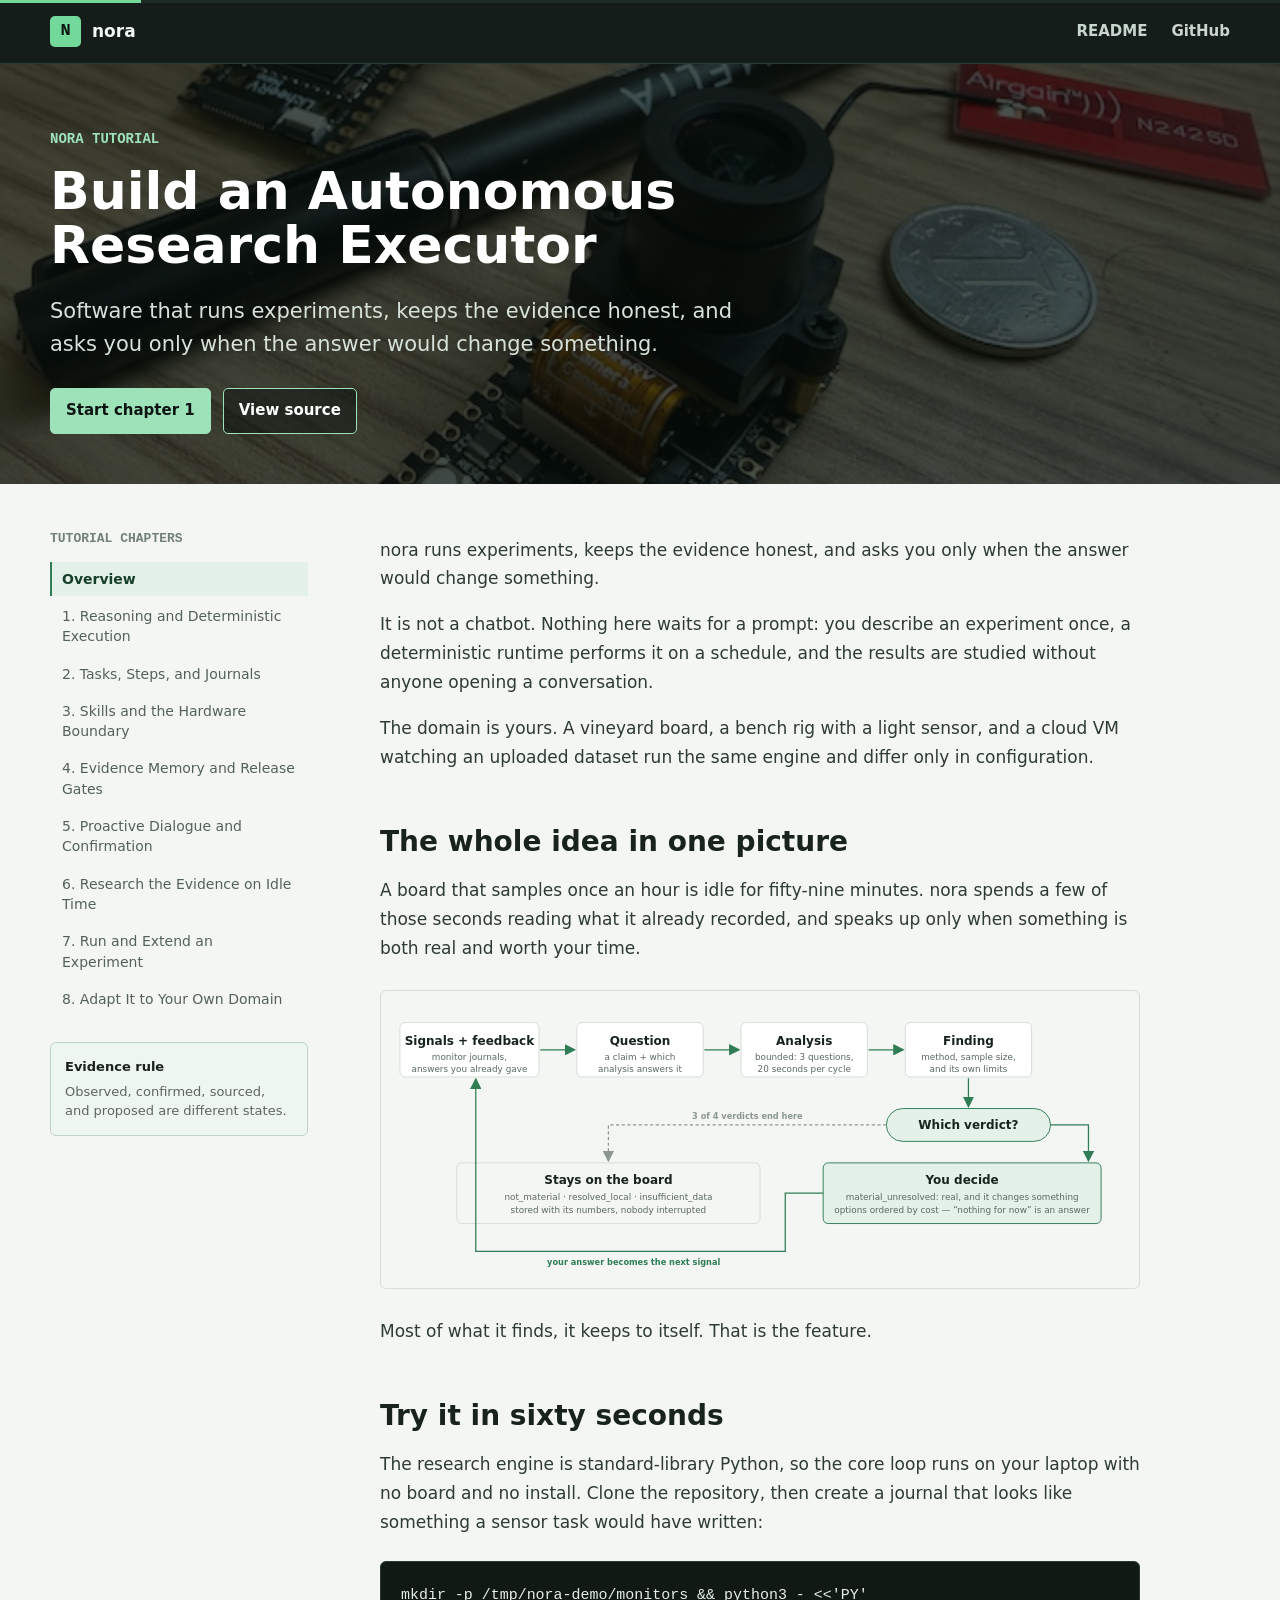
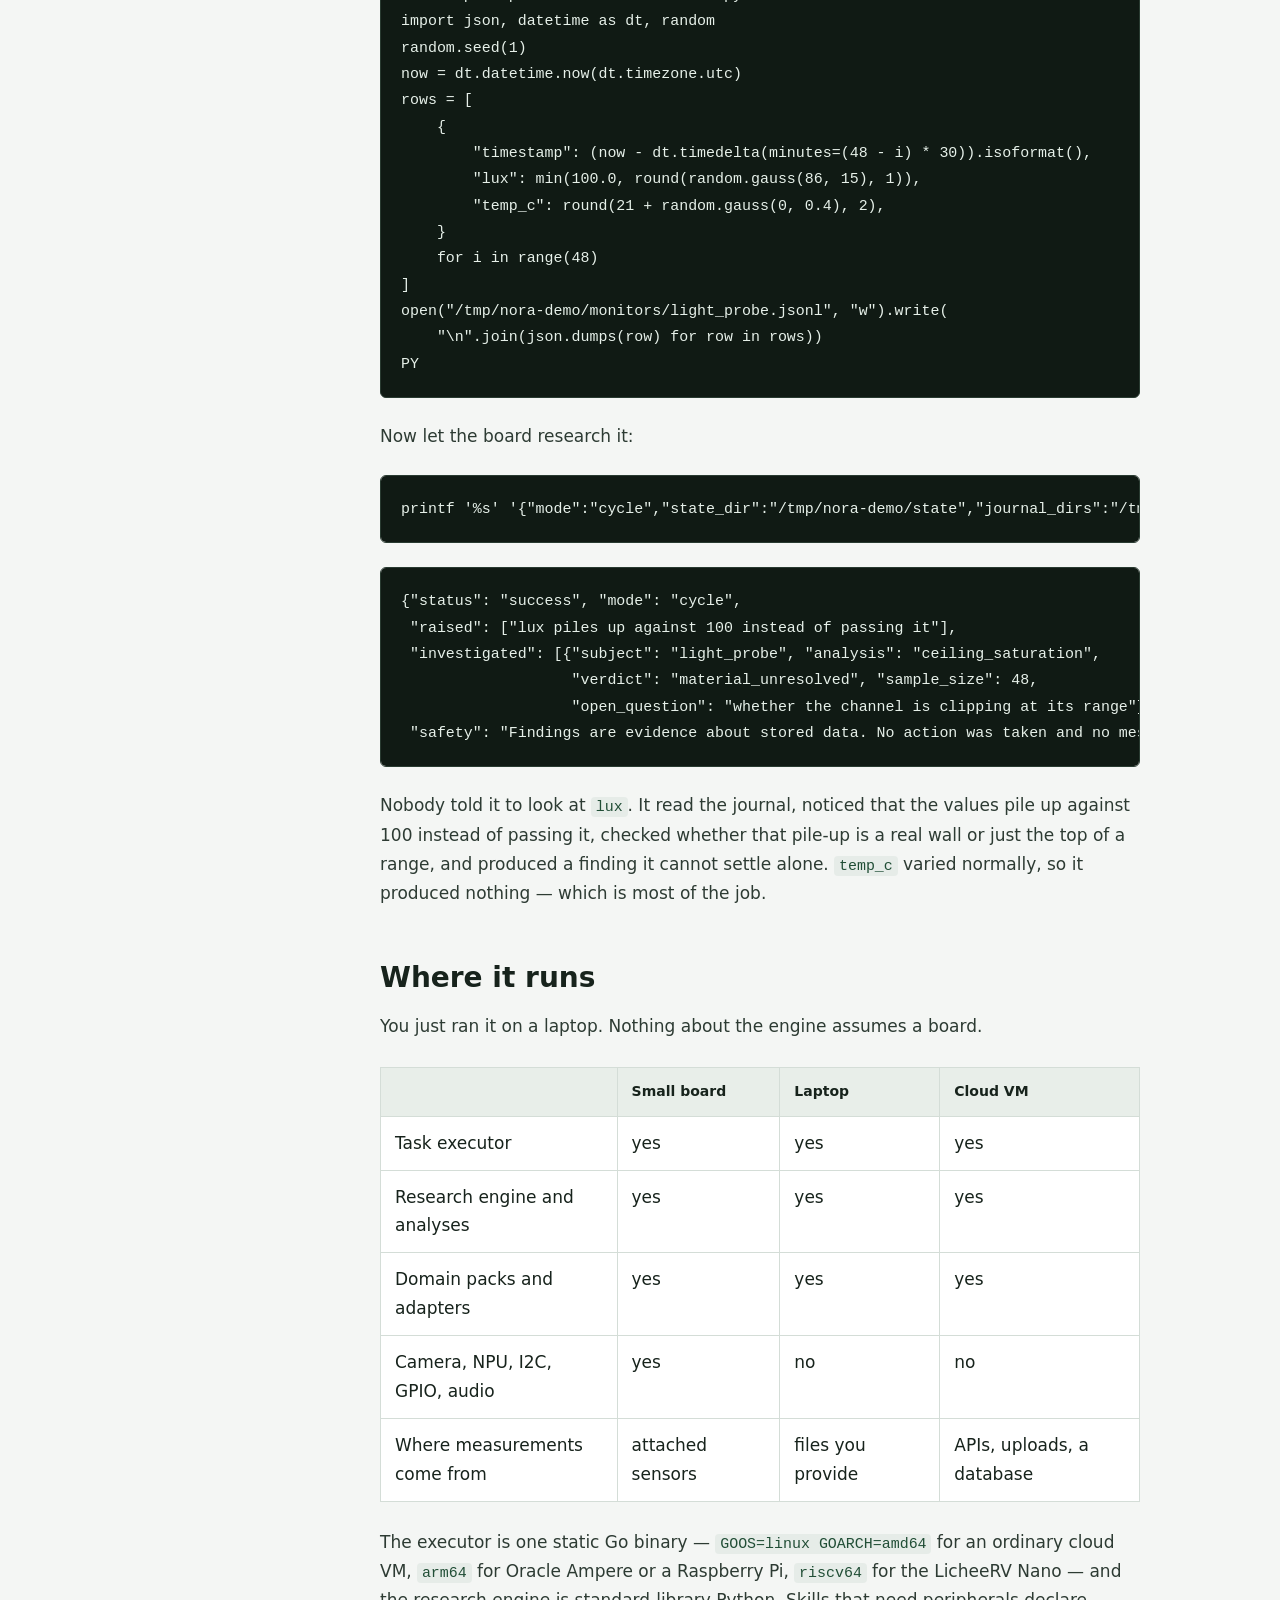
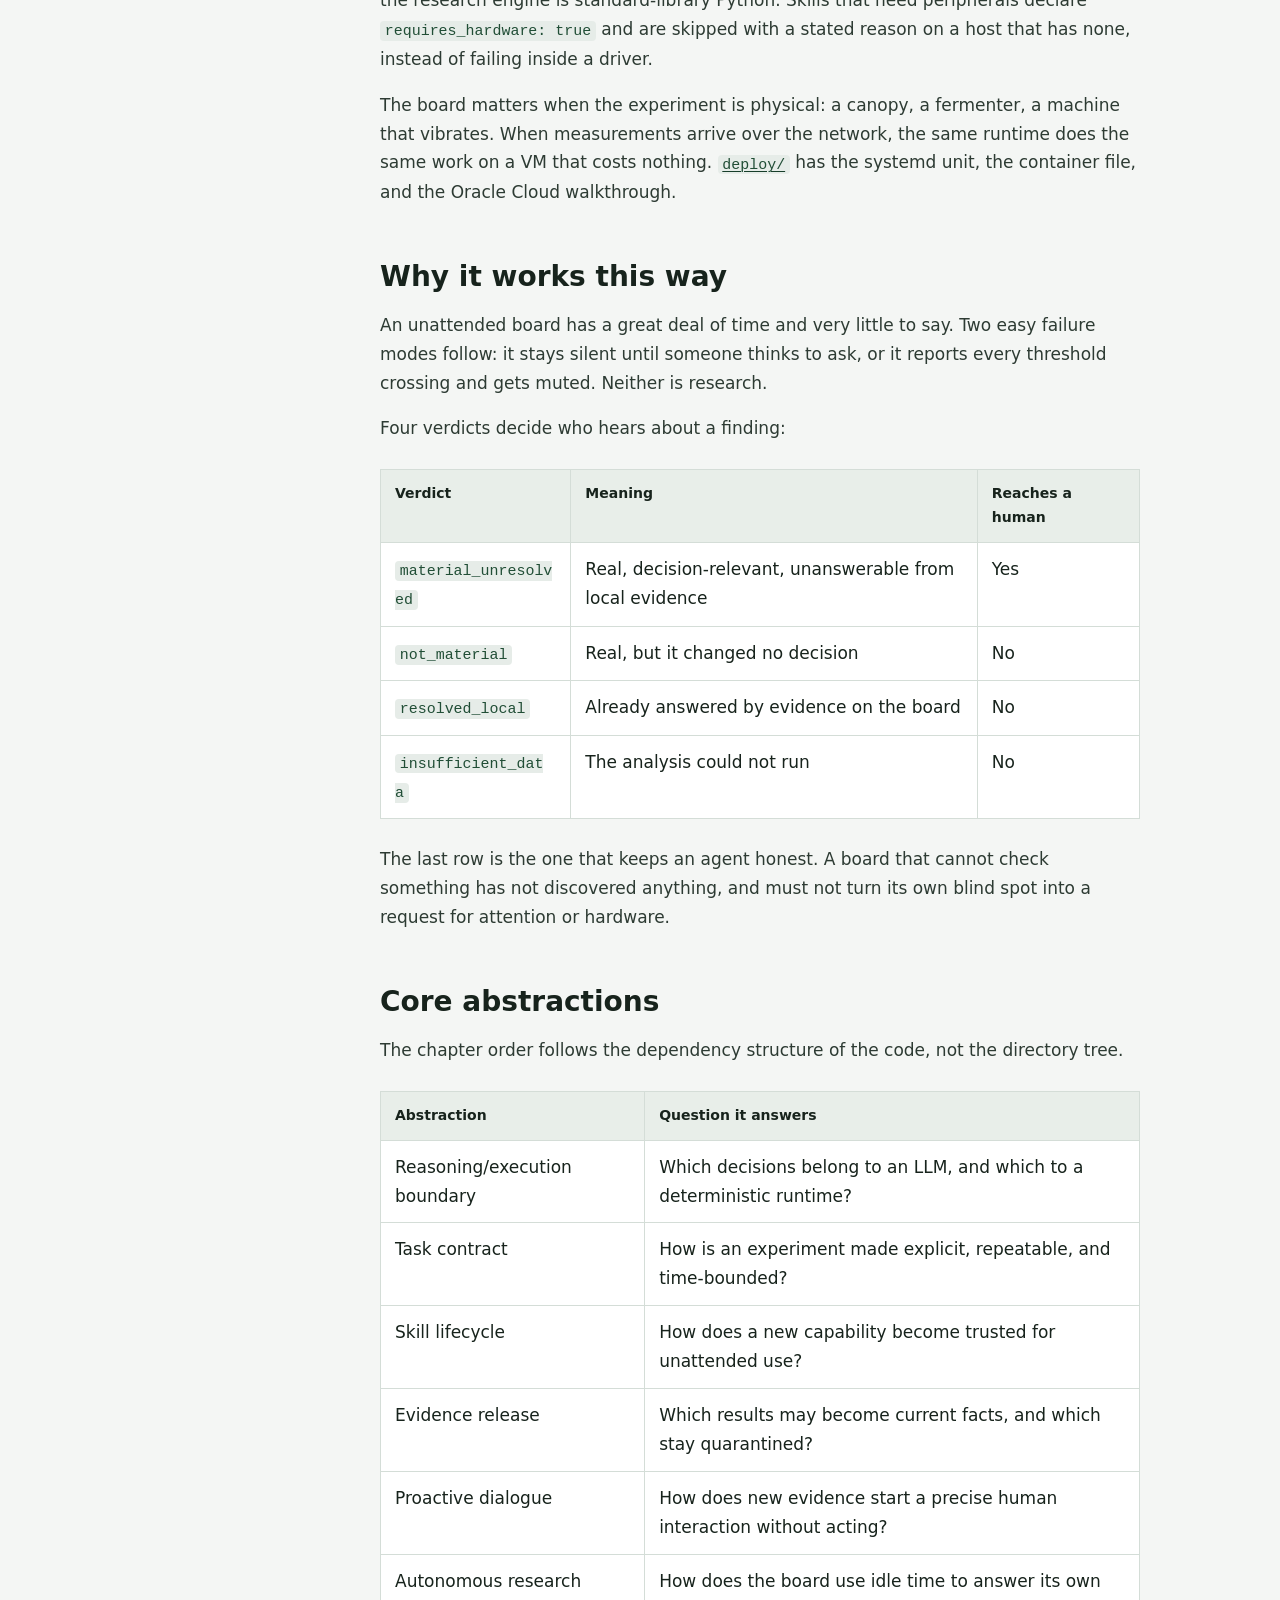
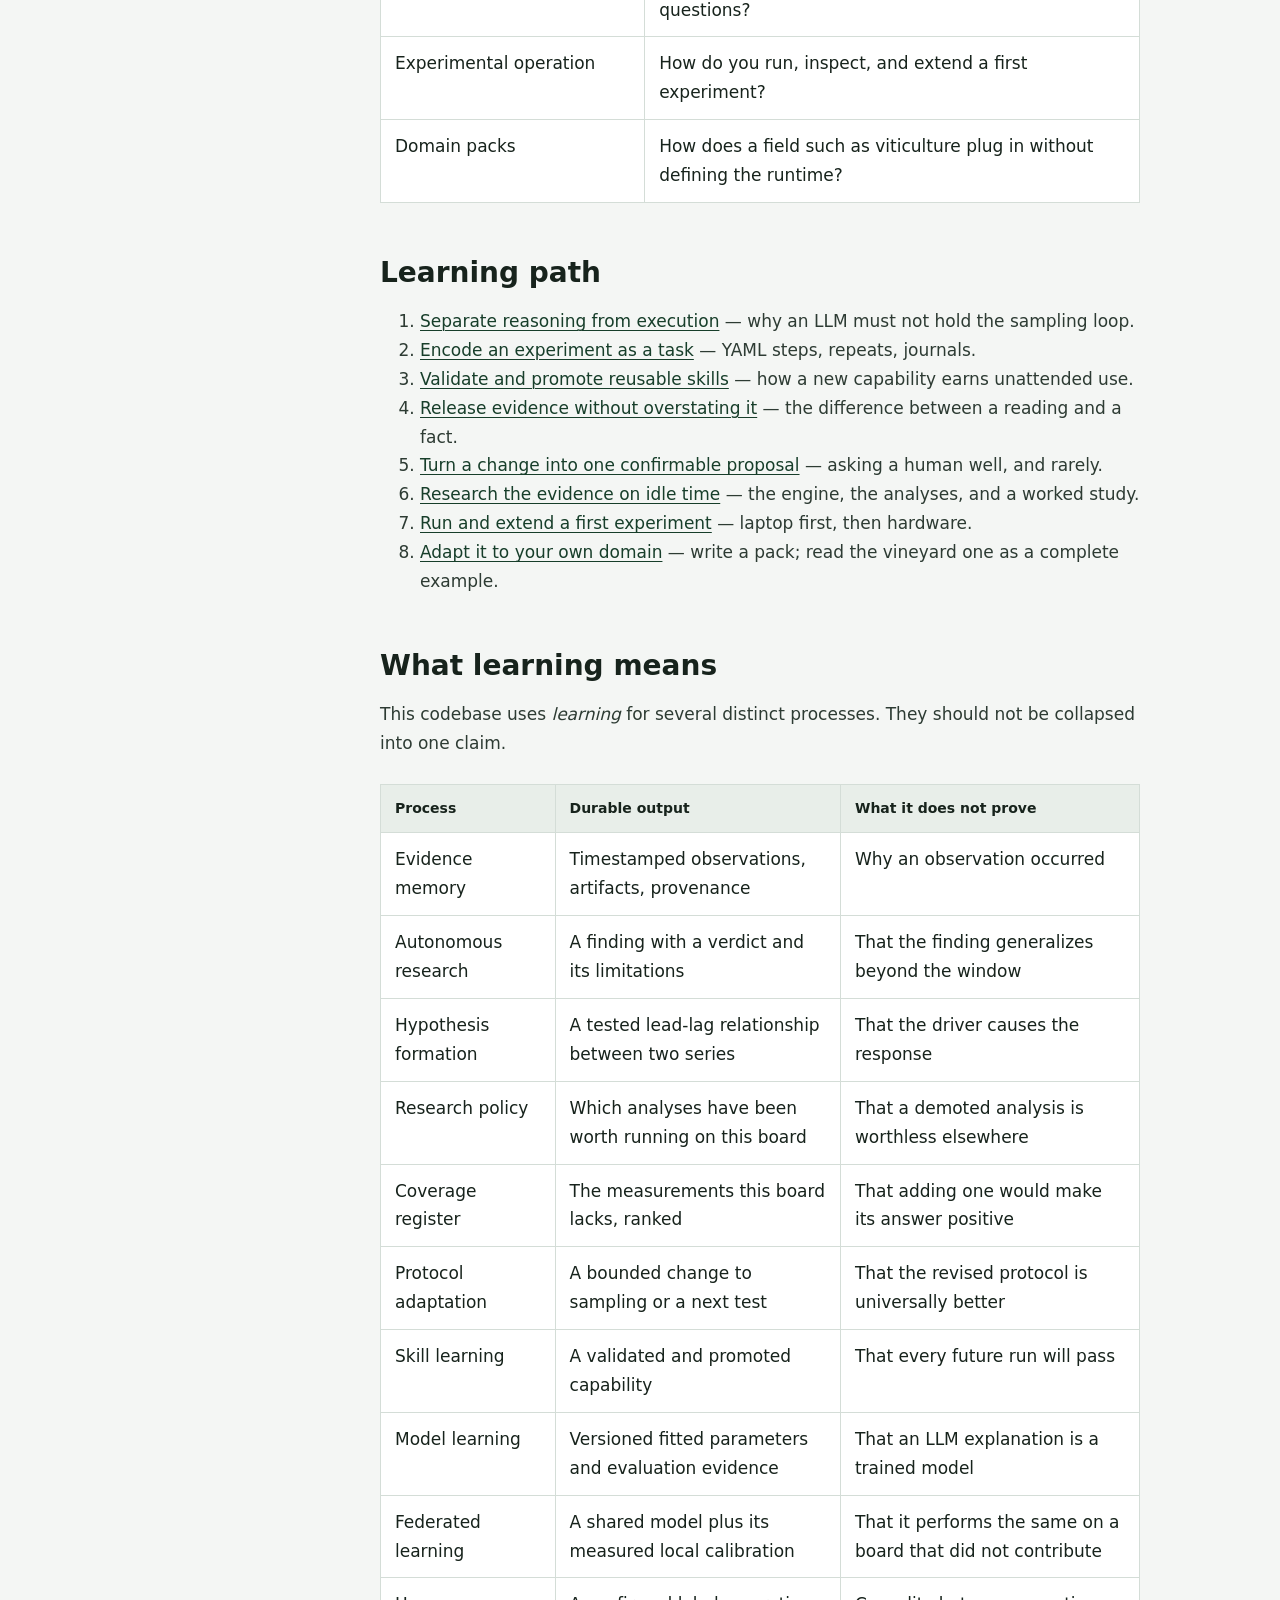
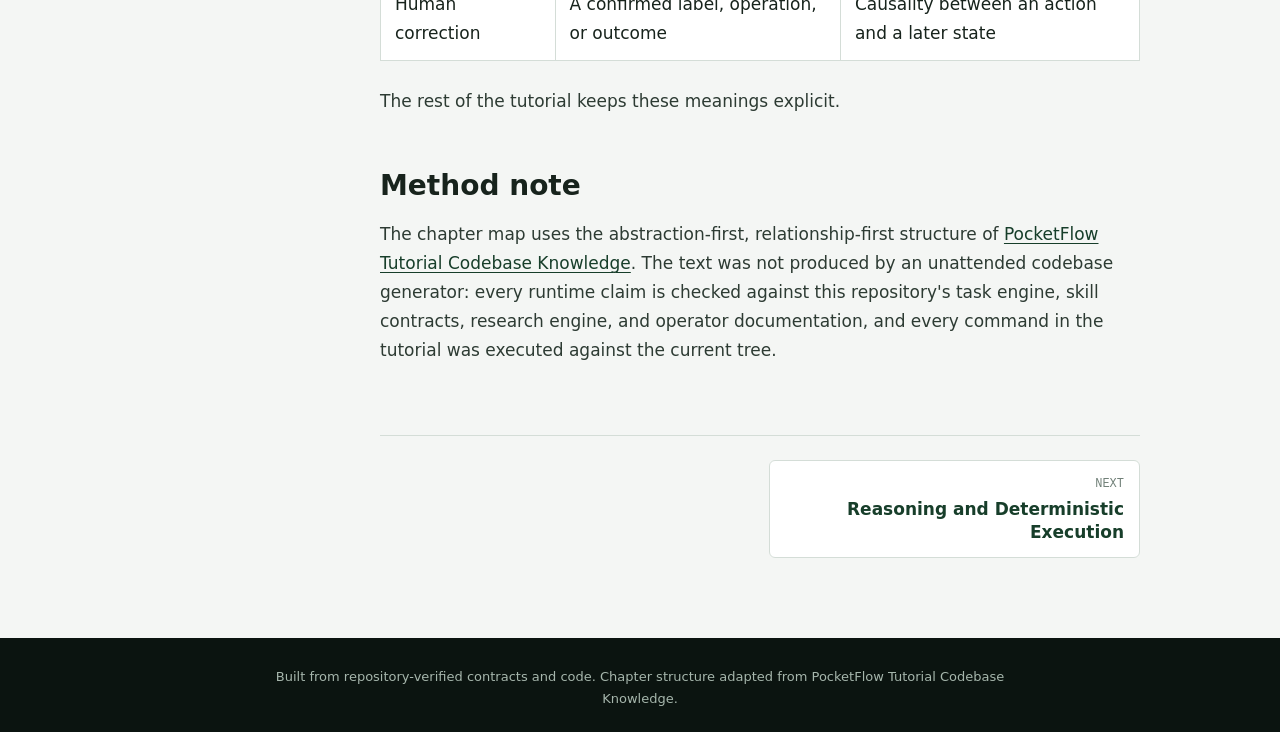
<file: index.html>
<!doctype html>
<html lang="en">
<head>
  <meta charset="utf-8">
  <meta name="viewport" content="width=device-width, initial-scale=1">
  <meta name="description" content="Software that runs experiments, keeps the evidence honest, and asks you only when the answer would change something.">
  <meta name="theme-color" content="#0b1410">
  <title>Build an Autonomous Research Executor / nora</title>
  <link rel="stylesheet" href="assets/site.css">
</head>
<body class="home">
  <a class="skip-link" href="#content">Skip to content</a>
  <div class="reading-progress" aria-hidden="true"><span style="width:11%"></span></div>
  <header class="topbar">
    <a class="brand" href="index.html"><span class="brand-mark">N</span><span>nora</span></a>
    <nav class="top-links" aria-label="Project links">
      <a href="https://github.com/vbaulin/nora/blob/main/README.md">README</a>
      <a href="https://github.com/vbaulin/nora">GitHub</a>
    </nav>
  </header>
  
        <header class="home-hero">
          <div class="hero-content">
            <p class="eyebrow">nora tutorial</p>
            <h1>Build an Autonomous Research Executor</h1>
            <p>Software that runs experiments, keeps the evidence honest, and asks you only when the answer would change something.</p>
            <div class="hero-links">
              <a class="primary-link" href="01-reasoning-and-execution.html">Start chapter 1</a>
              <a class="secondary-link" href="https://github.com/vbaulin/nora">View source</a>
            </div>
          </div>
        </header>
        
  <details class="mobile-nav">
    <summary>Browse chapters</summary>
    <nav class="mobile-chapter-links" aria-label="Tutorial chapters"><a class="active" href="index.html" aria-current="page">Overview</a><a class="" href="01-reasoning-and-execution.html">1. Reasoning and Deterministic Execution</a><a class="" href="02-task-contract.html">2. Tasks, Steps, and Journals</a><a class="" href="03-skill-lifecycle.html">3. Skills and the Hardware Boundary</a><a class="" href="04-evidence-release.html">4. Evidence Memory and Release Gates</a><a class="" href="05-proactive-dialogue.html">5. Proactive Dialogue and Confirmation</a><a class="" href="06-research-and-adaptation.html">6. Research the Evidence on Idle Time</a><a class="" href="07-run-an-experiment.html">7. Run and Extend an Experiment</a><a class="" href="08-vineyard-guard.html">8. Adapt It to Your Own Domain</a></nav>
  </details>
  <div class="docs-shell">
    <aside class="sidebar">
      <p class="sidebar-label">Tutorial chapters</p>
      <nav class="chapter-links" aria-label="Tutorial chapters"><a class="active" href="index.html" aria-current="page">Overview</a><a class="" href="01-reasoning-and-execution.html">1. Reasoning and Deterministic Execution</a><a class="" href="02-task-contract.html">2. Tasks, Steps, and Journals</a><a class="" href="03-skill-lifecycle.html">3. Skills and the Hardware Boundary</a><a class="" href="04-evidence-release.html">4. Evidence Memory and Release Gates</a><a class="" href="05-proactive-dialogue.html">5. Proactive Dialogue and Confirmation</a><a class="" href="06-research-and-adaptation.html">6. Research the Evidence on Idle Time</a><a class="" href="07-run-an-experiment.html">7. Run and Extend an Experiment</a><a class="" href="08-vineyard-guard.html">8. Adapt It to Your Own Domain</a></nav>
      <div class="sidebar-note">
        <strong>Evidence rule</strong>
        <span>Observed, confirmed, sourced, and proposed are different states.</span>
      </div>
    </aside>
    <main id="content" class="content">
      <p>nora runs experiments, keeps the evidence honest, and asks you only when the
answer would change something.</p>
<p>It is not a chatbot. Nothing here waits for a prompt: you describe an
experiment once, a deterministic runtime performs it on a schedule, and the
results are studied without anyone opening a conversation.</p>
<p>The domain is yours. A vineyard board, a bench rig with a light sensor, and a
cloud VM watching an uploaded dataset run the same engine and differ only in
configuration.</p>
<h2 id="the-whole-idea-in-one-picture">The whole idea in one picture</h2>
<p>A board that samples once an hour is idle for fifty-nine minutes. nora spends a
few of those seconds reading what it already recorded, and speaks up only when
something is both real and worth your time.</p>
<p><img alt="The research loop: signals and feedback become a question, a bounded analysis produces a finding, and the verdict decides who hears about it" src="assets/readme/research-loop.svg"></p>
<p>Most of what it finds, it keeps to itself. That is the feature.</p>
<h2 id="try-it-in-sixty-seconds">Try it in sixty seconds</h2>
<p>The research engine is standard-library Python, so the core loop runs on your
laptop with no board and no install. Clone the repository, then create a
journal that looks like something a sensor task would have written:</p>
<pre><code class="language-bash">mkdir -p /tmp/nora-demo/monitors &amp;&amp; python3 - &lt;&lt;'PY'
import json, datetime as dt, random
random.seed(1)
now = dt.datetime.now(dt.timezone.utc)
rows = [
    {
        &quot;timestamp&quot;: (now - dt.timedelta(minutes=(48 - i) * 30)).isoformat(),
        &quot;lux&quot;: min(100.0, round(random.gauss(86, 15), 1)),
        &quot;temp_c&quot;: round(21 + random.gauss(0, 0.4), 2),
    }
    for i in range(48)
]
open(&quot;/tmp/nora-demo/monitors/light_probe.jsonl&quot;, &quot;w&quot;).write(
    &quot;\n&quot;.join(json.dumps(row) for row in rows))
PY
</code></pre>
<p>Now let the board research it:</p>
<pre><code class="language-bash">printf '%s' '{&quot;mode&quot;:&quot;cycle&quot;,&quot;state_dir&quot;:&quot;/tmp/nora-demo/state&quot;,&quot;journal_dirs&quot;:&quot;/tmp/nora-demo/monitors&quot;,&quot;evidence_journal&quot;:&quot;/tmp/nora-demo/experiments.jsonl&quot;}' | ./skills/research_agent/run.sh
</code></pre>
<pre><code class="language-json">{&quot;status&quot;: &quot;success&quot;, &quot;mode&quot;: &quot;cycle&quot;,
 &quot;raised&quot;: [&quot;lux piles up against 100 instead of passing it&quot;],
 &quot;investigated&quot;: [{&quot;subject&quot;: &quot;light_probe&quot;, &quot;analysis&quot;: &quot;ceiling_saturation&quot;,
                   &quot;verdict&quot;: &quot;material_unresolved&quot;, &quot;sample_size&quot;: 48,
                   &quot;open_question&quot;: &quot;whether the channel is clipping at its range&quot;}],
 &quot;safety&quot;: &quot;Findings are evidence about stored data. No action was taken and no message was sent.&quot;}
</code></pre>
<p>Nobody told it to look at <code>lux</code>. It read the journal, noticed that the values
pile up against 100 instead of passing it, checked whether that pile-up is a
real wall or just the top of a range, and produced a finding it cannot settle
alone. <code>temp_c</code> varied normally, so it produced nothing — which is most of the
job.</p>
<h2 id="where-it-runs">Where it runs</h2>
<p>You just ran it on a laptop. Nothing about the engine assumes a board.</p>
<table>
<thead>
<tr>
<th></th>
<th>Small board</th>
<th>Laptop</th>
<th>Cloud VM</th>
</tr>
</thead>
<tbody>
<tr>
<td>Task executor</td>
<td>yes</td>
<td>yes</td>
<td>yes</td>
</tr>
<tr>
<td>Research engine and analyses</td>
<td>yes</td>
<td>yes</td>
<td>yes</td>
</tr>
<tr>
<td>Domain packs and adapters</td>
<td>yes</td>
<td>yes</td>
<td>yes</td>
</tr>
<tr>
<td>Camera, NPU, I2C, GPIO, audio</td>
<td>yes</td>
<td>no</td>
<td>no</td>
</tr>
<tr>
<td>Where measurements come from</td>
<td>attached sensors</td>
<td>files you provide</td>
<td>APIs, uploads, a database</td>
</tr>
</tbody>
</table>
<p>The executor is one static Go binary — <code>GOOS=linux GOARCH=amd64</code> for an
ordinary cloud VM, <code>arm64</code> for Oracle Ampere or a Raspberry Pi, <code>riscv64</code> for
the LicheeRV Nano — and the research engine is standard-library Python. Skills
that need peripherals declare <code>requires_hardware: true</code> and are skipped with a
stated reason on a host that has none, instead of failing inside a driver.</p>
<p>The board matters when the experiment is physical: a canopy, a fermenter, a
machine that vibrates. When measurements arrive over the network, the same
runtime does the same work on a VM that costs nothing.
<a href="https://github.com/vbaulin/nora/tree/main/deploy"><code>deploy/</code></a> has the systemd
unit, the container file, and the Oracle Cloud walkthrough.</p>
<h2 id="why-it-works-this-way">Why it works this way</h2>
<p>An unattended board has a great deal of time and very little to say. Two easy
failure modes follow: it stays silent until someone thinks to ask, or it
reports every threshold crossing and gets muted. Neither is research.</p>
<p>Four verdicts decide who hears about a finding:</p>
<table>
<thead>
<tr>
<th>Verdict</th>
<th>Meaning</th>
<th>Reaches a human</th>
</tr>
</thead>
<tbody>
<tr>
<td><code>material_unresolved</code></td>
<td>Real, decision-relevant, unanswerable from local evidence</td>
<td>Yes</td>
</tr>
<tr>
<td><code>not_material</code></td>
<td>Real, but it changed no decision</td>
<td>No</td>
</tr>
<tr>
<td><code>resolved_local</code></td>
<td>Already answered by evidence on the board</td>
<td>No</td>
</tr>
<tr>
<td><code>insufficient_data</code></td>
<td>The analysis could not run</td>
<td>No</td>
</tr>
</tbody>
</table>
<p>The last row is the one that keeps an agent honest. A board that cannot check
something has not discovered anything, and must not turn its own blind spot
into a request for attention or hardware.</p>
<h2 id="core-abstractions">Core abstractions</h2>
<p>The chapter order follows the dependency structure of the code, not the
directory tree.</p>
<table>
<thead>
<tr>
<th>Abstraction</th>
<th>Question it answers</th>
</tr>
</thead>
<tbody>
<tr>
<td>Reasoning/execution boundary</td>
<td>Which decisions belong to an LLM, and which to a deterministic runtime?</td>
</tr>
<tr>
<td>Task contract</td>
<td>How is an experiment made explicit, repeatable, and time-bounded?</td>
</tr>
<tr>
<td>Skill lifecycle</td>
<td>How does a new capability become trusted for unattended use?</td>
</tr>
<tr>
<td>Evidence release</td>
<td>Which results may become current facts, and which stay quarantined?</td>
</tr>
<tr>
<td>Proactive dialogue</td>
<td>How does new evidence start a precise human interaction without acting?</td>
</tr>
<tr>
<td>Autonomous research</td>
<td>How does the board use idle time to answer its own questions?</td>
</tr>
<tr>
<td>Experimental operation</td>
<td>How do you run, inspect, and extend a first experiment?</td>
</tr>
<tr>
<td>Domain packs</td>
<td>How does a field such as viticulture plug in without defining the runtime?</td>
</tr>
</tbody>
</table>
<h2 id="learning-path">Learning path</h2>
<ol>
<li><a href="01-reasoning-and-execution.html">Separate reasoning from execution</a> — why an
   LLM must not hold the sampling loop.</li>
<li><a href="02-task-contract.html">Encode an experiment as a task</a> — YAML steps,
   repeats, journals.</li>
<li><a href="03-skill-lifecycle.html">Validate and promote reusable skills</a> — how a new
   capability earns unattended use.</li>
<li><a href="04-evidence-release.html">Release evidence without overstating it</a> — the
   difference between a reading and a fact.</li>
<li><a href="05-proactive-dialogue.html">Turn a change into one confirmable proposal</a> —
   asking a human well, and rarely.</li>
<li><a href="06-research-and-adaptation.html">Research the evidence on idle time</a> — the
   engine, the analyses, and a worked study.</li>
<li><a href="07-run-an-experiment.html">Run and extend a first experiment</a> — laptop first,
   then hardware.</li>
<li><a href="08-vineyard-guard.html">Adapt it to your own domain</a> — write a pack; read the
   vineyard one as a complete example.</li>
</ol>
<h2 id="what-learning-means">What learning means</h2>
<p>This codebase uses <em>learning</em> for several distinct processes. They should not
be collapsed into one claim.</p>
<table>
<thead>
<tr>
<th>Process</th>
<th>Durable output</th>
<th>What it does not prove</th>
</tr>
</thead>
<tbody>
<tr>
<td>Evidence memory</td>
<td>Timestamped observations, artifacts, provenance</td>
<td>Why an observation occurred</td>
</tr>
<tr>
<td>Autonomous research</td>
<td>A finding with a verdict and its limitations</td>
<td>That the finding generalizes beyond the window</td>
</tr>
<tr>
<td>Hypothesis formation</td>
<td>A tested lead-lag relationship between two series</td>
<td>That the driver causes the response</td>
</tr>
<tr>
<td>Research policy</td>
<td>Which analyses have been worth running on this board</td>
<td>That a demoted analysis is worthless elsewhere</td>
</tr>
<tr>
<td>Coverage register</td>
<td>The measurements this board lacks, ranked</td>
<td>That adding one would make its answer positive</td>
</tr>
<tr>
<td>Protocol adaptation</td>
<td>A bounded change to sampling or a next test</td>
<td>That the revised protocol is universally better</td>
</tr>
<tr>
<td>Skill learning</td>
<td>A validated and promoted capability</td>
<td>That every future run will pass</td>
</tr>
<tr>
<td>Model learning</td>
<td>Versioned fitted parameters and evaluation evidence</td>
<td>That an LLM explanation is a trained model</td>
</tr>
<tr>
<td>Federated learning</td>
<td>A shared model plus its measured local calibration</td>
<td>That it performs the same on a board that did not contribute</td>
</tr>
<tr>
<td>Human correction</td>
<td>A confirmed label, operation, or outcome</td>
<td>Causality between an action and a later state</td>
</tr>
</tbody>
</table>
<p>The rest of the tutorial keeps these meanings explicit.</p>
<h2 id="method-note">Method note</h2>
<p>The chapter map uses the abstraction-first, relationship-first structure of
<a href="https://github.com/The-Pocket/PocketFlow-Tutorial-Codebase-Knowledge">PocketFlow Tutorial Codebase Knowledge</a>.
The text was not produced by an unattended codebase generator: every runtime
claim is checked against this repository's task engine, skill contracts,
research engine, and operator documentation, and every command in the tutorial
was executed against the current tree.</p>
      <nav class="chapter-footer" aria-label="Previous and next chapter"><span class="chapter-direction spacer"></span><a class="chapter-direction next" href="01-reasoning-and-execution.html"><span>Next</span><strong>Reasoning and Deterministic Execution</strong></a></nav>
    </main>
  </div>
  <footer class="site-footer">
    <p>Built from repository-verified contracts and code. Chapter structure adapted from PocketFlow Tutorial Codebase Knowledge.</p>
  </footer>
  <script type="module" src="assets/site.js"></script>
</body>
</html>
</file>
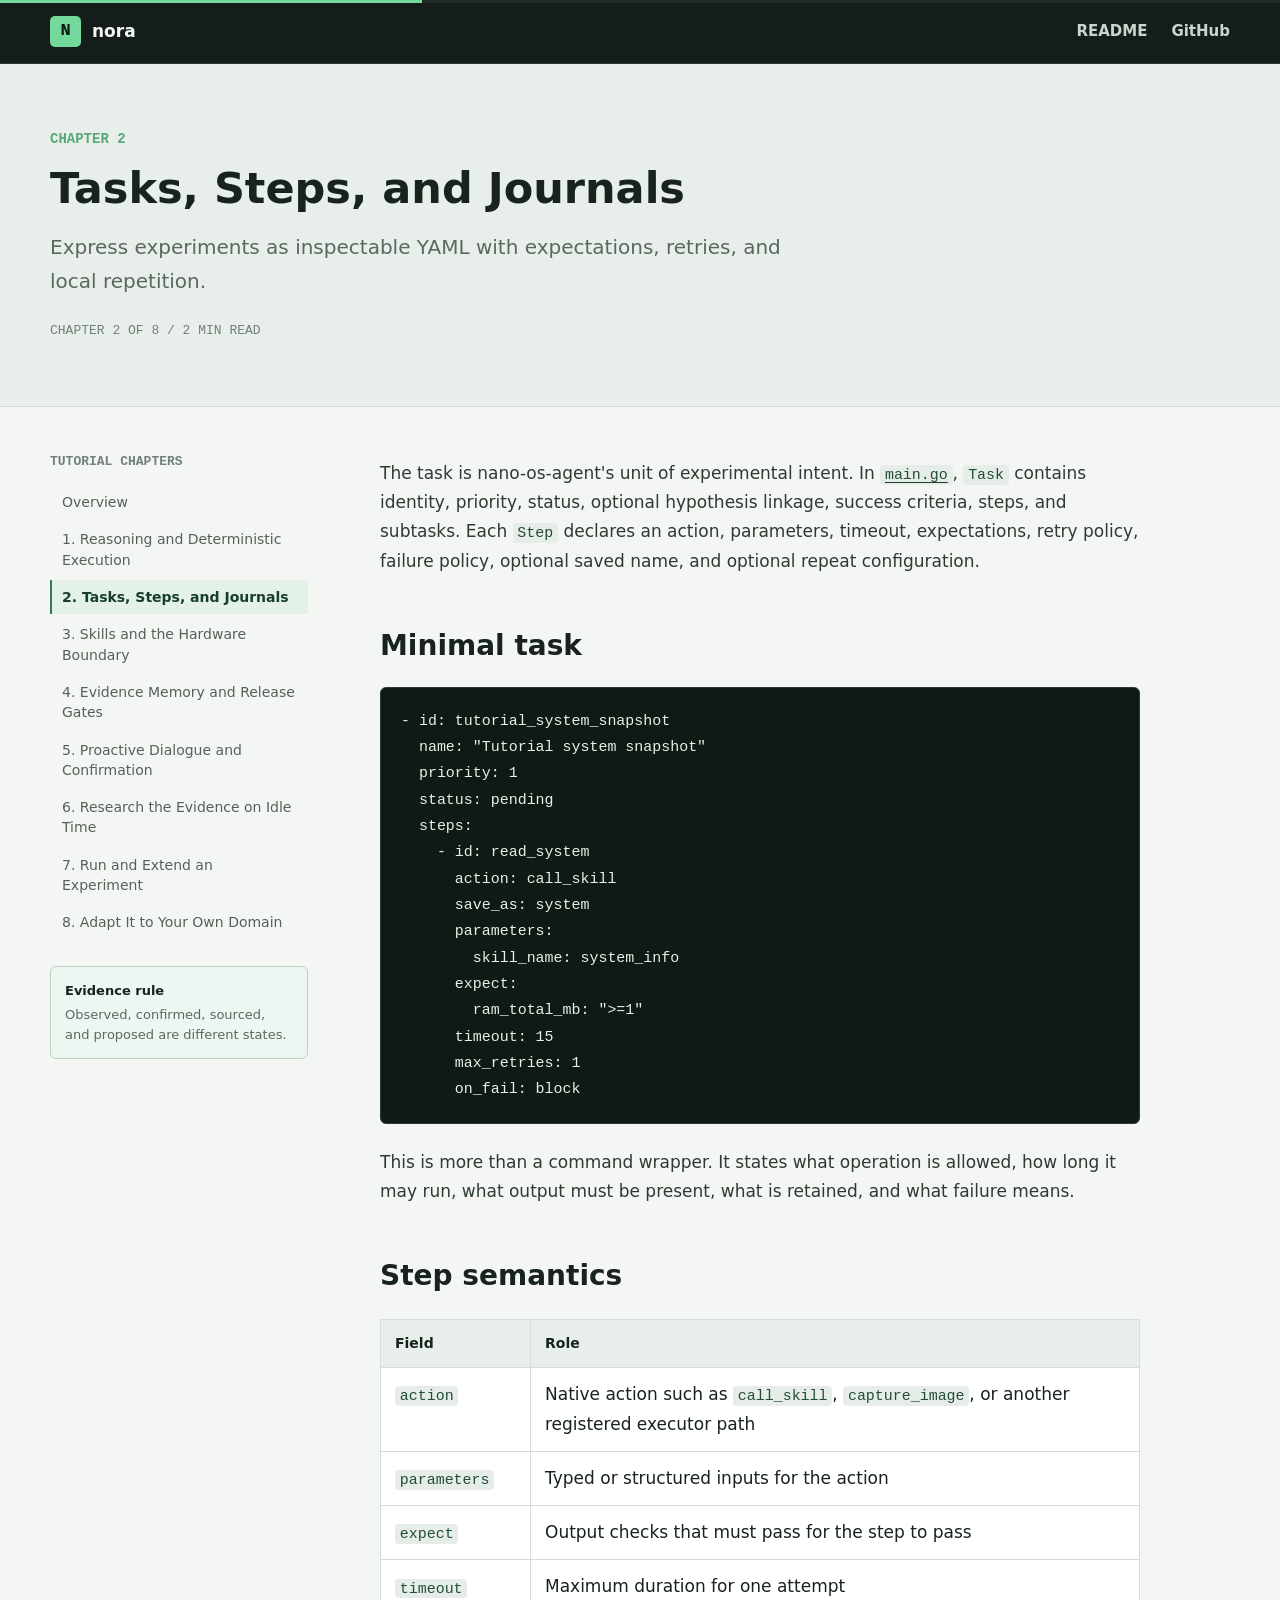
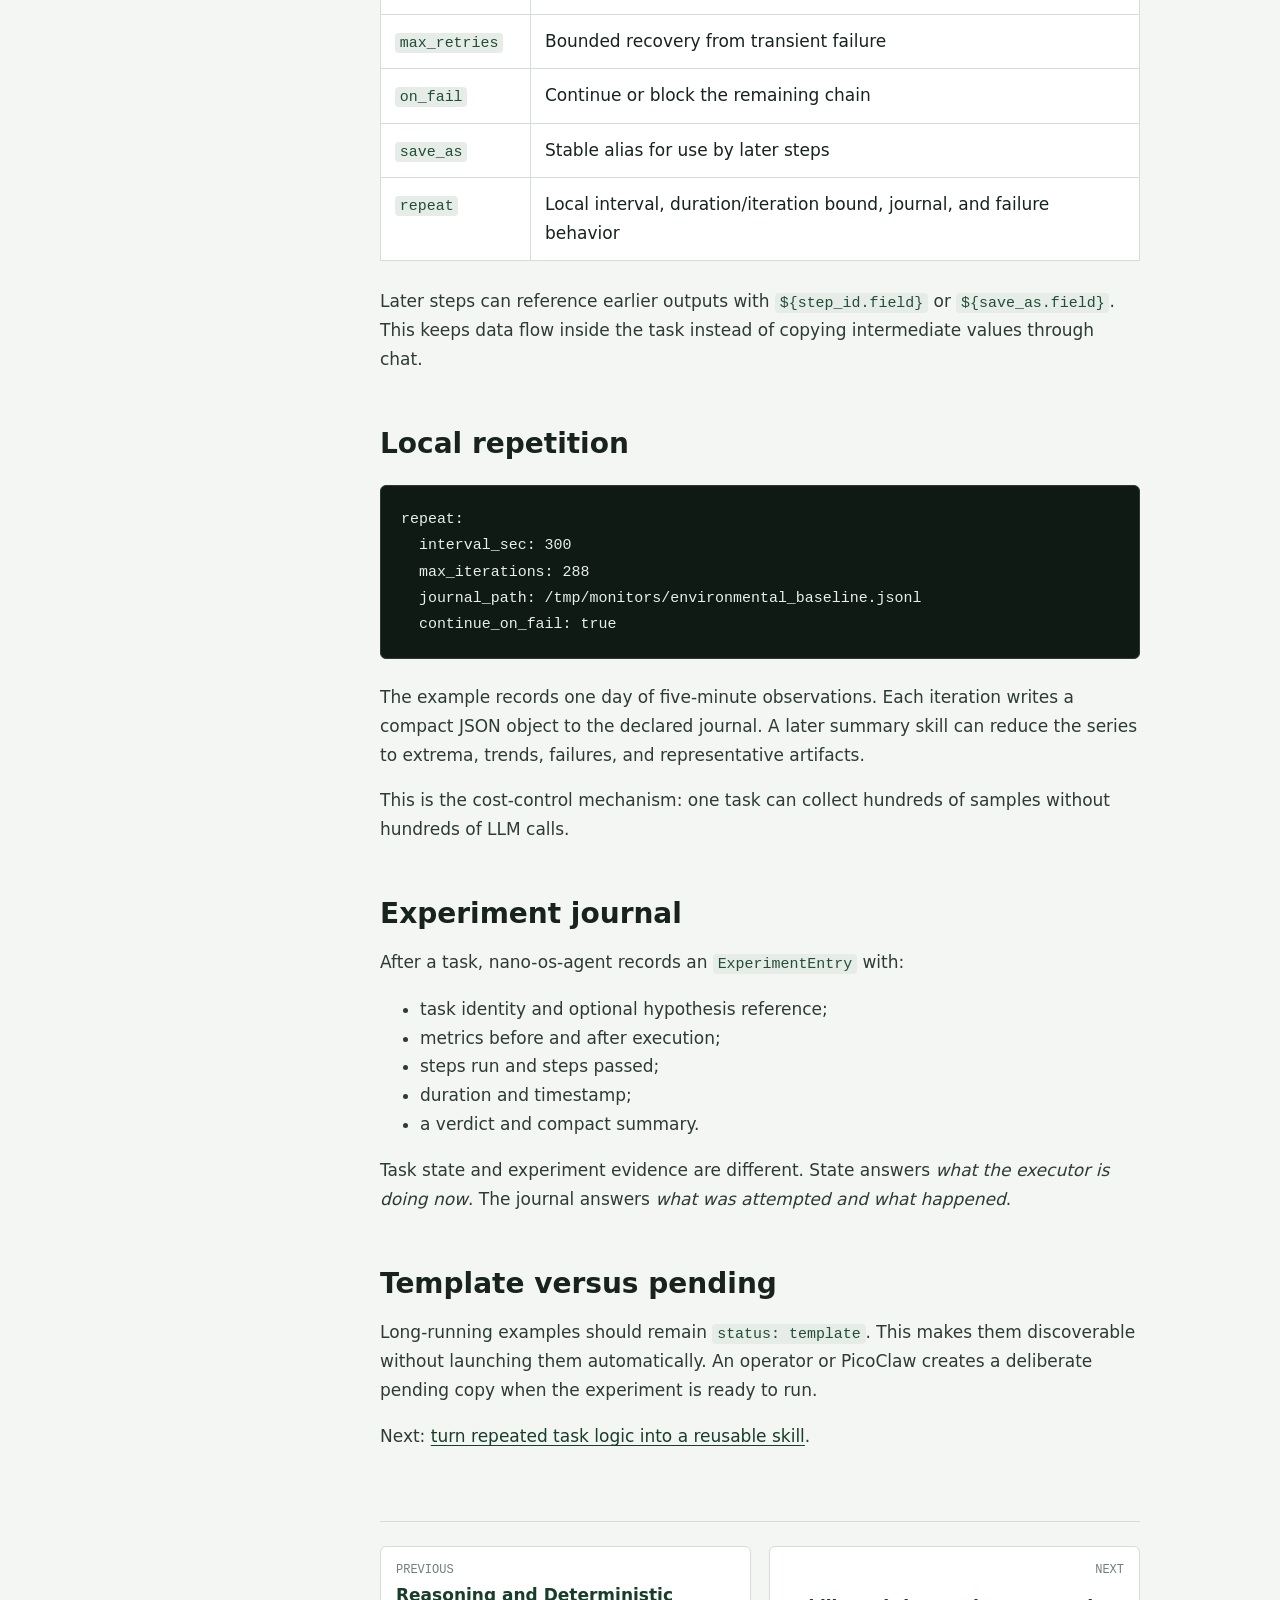
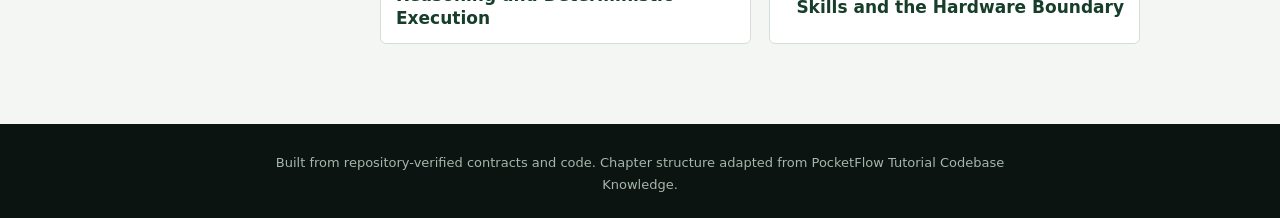
<file: 02-task-contract.html>
<!doctype html>
<html lang="en">
<head>
  <meta charset="utf-8">
  <meta name="viewport" content="width=device-width, initial-scale=1">
  <meta name="description" content="Express experiments as inspectable YAML with expectations, retries, and local repetition.">
  <meta name="theme-color" content="#0b1410">
  <title>Tasks, Steps, and Journals / nora</title>
  <link rel="stylesheet" href="assets/site.css">
</head>
<body class="">
  <a class="skip-link" href="#content">Skip to content</a>
  <div class="reading-progress" aria-hidden="true"><span style="width:33%"></span></div>
  <header class="topbar">
    <a class="brand" href="index.html"><span class="brand-mark">N</span><span>nora</span></a>
    <nav class="top-links" aria-label="Project links">
      <a href="https://github.com/vbaulin/nora/blob/main/README.md">README</a>
      <a href="https://github.com/vbaulin/nora">GitHub</a>
    </nav>
  </header>
  
        <header class="chapter-heading">
          <p class="eyebrow">Chapter 2</p>
          <h1>Tasks, Steps, and Journals</h1>
          <p>Express experiments as inspectable YAML with expectations, retries, and local repetition.</p>
          <div class="chapter-meta">Chapter 2 of 8 / 2 min read</div>
        </header>
        
  <details class="mobile-nav">
    <summary>Browse chapters</summary>
    <nav class="mobile-chapter-links" aria-label="Tutorial chapters"><a class="" href="index.html">Overview</a><a class="" href="01-reasoning-and-execution.html">1. Reasoning and Deterministic Execution</a><a class="active" href="02-task-contract.html" aria-current="page">2. Tasks, Steps, and Journals</a><a class="" href="03-skill-lifecycle.html">3. Skills and the Hardware Boundary</a><a class="" href="04-evidence-release.html">4. Evidence Memory and Release Gates</a><a class="" href="05-proactive-dialogue.html">5. Proactive Dialogue and Confirmation</a><a class="" href="06-research-and-adaptation.html">6. Research the Evidence on Idle Time</a><a class="" href="07-run-an-experiment.html">7. Run and Extend an Experiment</a><a class="" href="08-vineyard-guard.html">8. Adapt It to Your Own Domain</a></nav>
  </details>
  <div class="docs-shell">
    <aside class="sidebar">
      <p class="sidebar-label">Tutorial chapters</p>
      <nav class="chapter-links" aria-label="Tutorial chapters"><a class="" href="index.html">Overview</a><a class="" href="01-reasoning-and-execution.html">1. Reasoning and Deterministic Execution</a><a class="active" href="02-task-contract.html" aria-current="page">2. Tasks, Steps, and Journals</a><a class="" href="03-skill-lifecycle.html">3. Skills and the Hardware Boundary</a><a class="" href="04-evidence-release.html">4. Evidence Memory and Release Gates</a><a class="" href="05-proactive-dialogue.html">5. Proactive Dialogue and Confirmation</a><a class="" href="06-research-and-adaptation.html">6. Research the Evidence on Idle Time</a><a class="" href="07-run-an-experiment.html">7. Run and Extend an Experiment</a><a class="" href="08-vineyard-guard.html">8. Adapt It to Your Own Domain</a></nav>
      <div class="sidebar-note">
        <strong>Evidence rule</strong>
        <span>Observed, confirmed, sourced, and proposed are different states.</span>
      </div>
    </aside>
    <main id="content" class="content">
      <p>The task is nano-os-agent's unit of experimental intent. In
<a href="https://github.com/vbaulin/nora/blob/main/main.go"><code>main.go</code></a>, <code>Task</code> contains
identity, priority, status, optional hypothesis linkage, success criteria,
steps, and subtasks. Each <code>Step</code> declares an action, parameters, timeout,
expectations, retry policy, failure policy, optional saved name, and optional
repeat configuration.</p>
<h2 id="minimal-task">Minimal task</h2>
<pre><code class="language-yaml">- id: tutorial_system_snapshot
  name: &quot;Tutorial system snapshot&quot;
  priority: 1
  status: pending
  steps:
    - id: read_system
      action: call_skill
      save_as: system
      parameters:
        skill_name: system_info
      expect:
        ram_total_mb: &quot;&gt;=1&quot;
      timeout: 15
      max_retries: 1
      on_fail: block
</code></pre>
<p>This is more than a command wrapper. It states what operation is allowed, how
long it may run, what output must be present, what is retained, and what failure
means.</p>
<h2 id="step-semantics">Step semantics</h2>
<table>
<thead>
<tr>
<th>Field</th>
<th>Role</th>
</tr>
</thead>
<tbody>
<tr>
<td><code>action</code></td>
<td>Native action such as <code>call_skill</code>, <code>capture_image</code>, or another registered executor path</td>
</tr>
<tr>
<td><code>parameters</code></td>
<td>Typed or structured inputs for the action</td>
</tr>
<tr>
<td><code>expect</code></td>
<td>Output checks that must pass for the step to pass</td>
</tr>
<tr>
<td><code>timeout</code></td>
<td>Maximum duration for one attempt</td>
</tr>
<tr>
<td><code>max_retries</code></td>
<td>Bounded recovery from transient failure</td>
</tr>
<tr>
<td><code>on_fail</code></td>
<td>Continue or block the remaining chain</td>
</tr>
<tr>
<td><code>save_as</code></td>
<td>Stable alias for use by later steps</td>
</tr>
<tr>
<td><code>repeat</code></td>
<td>Local interval, duration/iteration bound, journal, and failure behavior</td>
</tr>
</tbody>
</table>
<p>Later steps can reference earlier outputs with <code>${step_id.field}</code> or
<code>${save_as.field}</code>. This keeps data flow inside the task instead of copying
intermediate values through chat.</p>
<h2 id="local-repetition">Local repetition</h2>
<pre><code class="language-yaml">repeat:
  interval_sec: 300
  max_iterations: 288
  journal_path: /tmp/monitors/environmental_baseline.jsonl
  continue_on_fail: true
</code></pre>
<p>The example records one day of five-minute observations. Each iteration writes
a compact JSON object to the declared journal. A later summary skill can reduce
the series to extrema, trends, failures, and representative artifacts.</p>
<p>This is the cost-control mechanism: one task can collect hundreds of samples
without hundreds of LLM calls.</p>
<h2 id="experiment-journal">Experiment journal</h2>
<p>After a task, nano-os-agent records an <code>ExperimentEntry</code> with:</p>
<ul>
<li>task identity and optional hypothesis reference;</li>
<li>metrics before and after execution;</li>
<li>steps run and steps passed;</li>
<li>duration and timestamp;</li>
<li>a verdict and compact summary.</li>
</ul>
<p>Task state and experiment evidence are different. State answers <em>what the
executor is doing now</em>. The journal answers <em>what was attempted and what
happened</em>.</p>
<h2 id="template-versus-pending">Template versus pending</h2>
<p>Long-running examples should remain <code>status: template</code>. This makes them
discoverable without launching them automatically. An operator or PicoClaw
creates a deliberate pending copy when the experiment is ready to run.</p>
<p>Next: <a href="03-skill-lifecycle.html">turn repeated task logic into a reusable skill</a>.</p>
      <nav class="chapter-footer" aria-label="Previous and next chapter"><a class="chapter-direction previous" href="01-reasoning-and-execution.html"><span>Previous</span><strong>Reasoning and Deterministic Execution</strong></a><a class="chapter-direction next" href="03-skill-lifecycle.html"><span>Next</span><strong>Skills and the Hardware Boundary</strong></a></nav>
    </main>
  </div>
  <footer class="site-footer">
    <p>Built from repository-verified contracts and code. Chapter structure adapted from PocketFlow Tutorial Codebase Knowledge.</p>
  </footer>
  <script type="module" src="assets/site.js"></script>
</body>
</html>
</file>
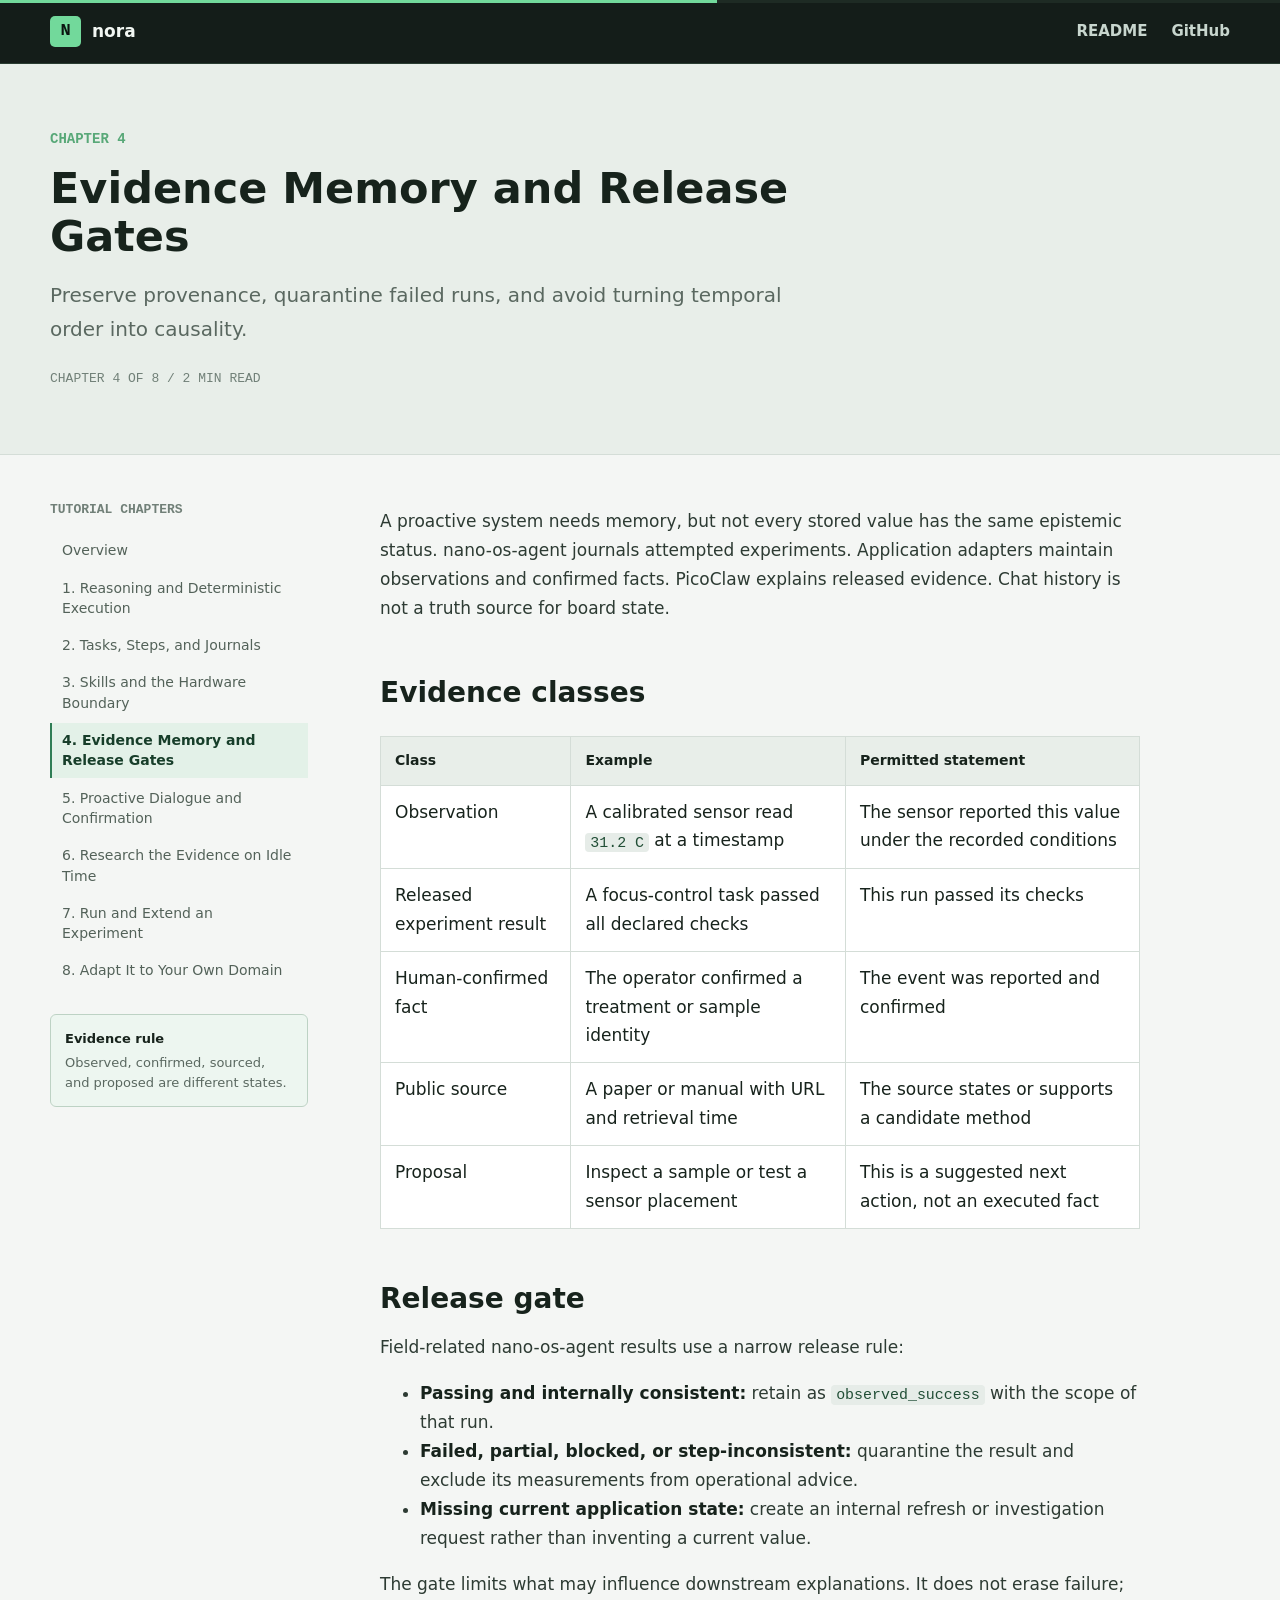
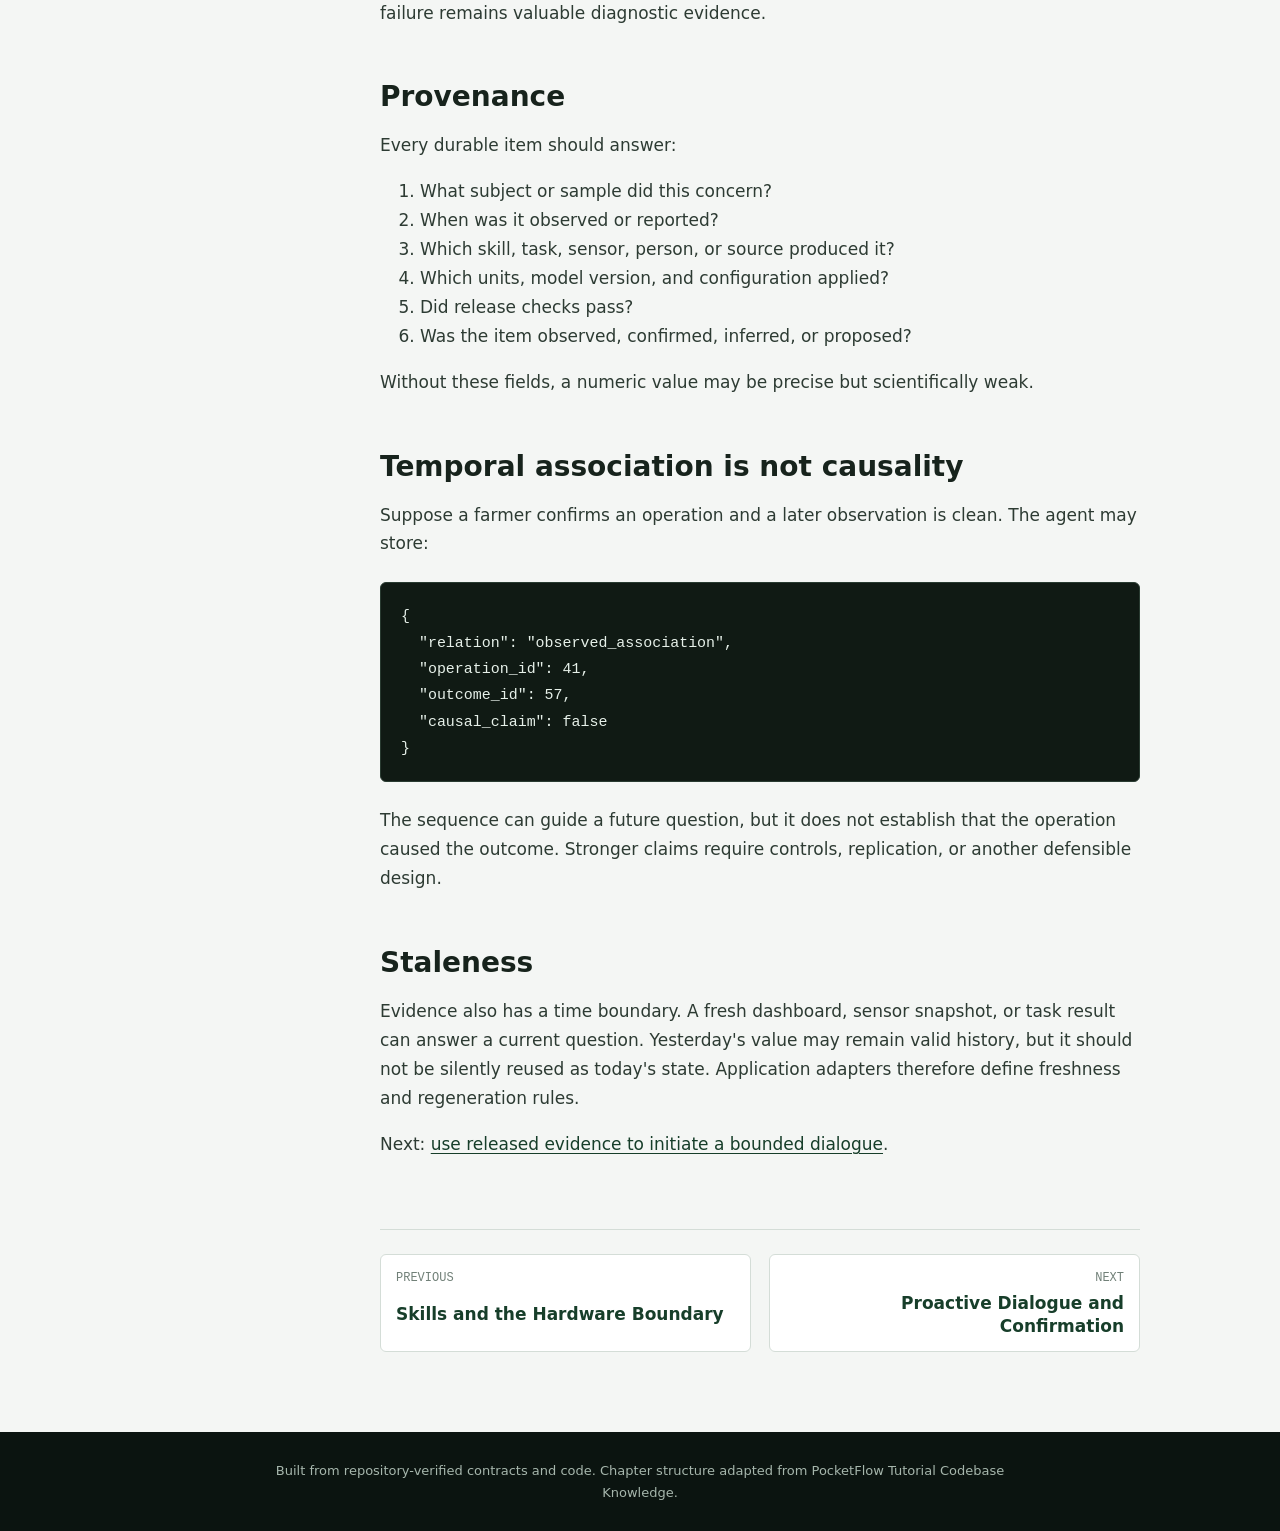
<file: 04-evidence-release.html>
<!doctype html>
<html lang="en">
<head>
  <meta charset="utf-8">
  <meta name="viewport" content="width=device-width, initial-scale=1">
  <meta name="description" content="Preserve provenance, quarantine failed runs, and avoid turning temporal order into causality.">
  <meta name="theme-color" content="#0b1410">
  <title>Evidence Memory and Release Gates / nora</title>
  <link rel="stylesheet" href="assets/site.css">
</head>
<body class="">
  <a class="skip-link" href="#content">Skip to content</a>
  <div class="reading-progress" aria-hidden="true"><span style="width:56%"></span></div>
  <header class="topbar">
    <a class="brand" href="index.html"><span class="brand-mark">N</span><span>nora</span></a>
    <nav class="top-links" aria-label="Project links">
      <a href="https://github.com/vbaulin/nora/blob/main/README.md">README</a>
      <a href="https://github.com/vbaulin/nora">GitHub</a>
    </nav>
  </header>
  
        <header class="chapter-heading">
          <p class="eyebrow">Chapter 4</p>
          <h1>Evidence Memory and Release Gates</h1>
          <p>Preserve provenance, quarantine failed runs, and avoid turning temporal order into causality.</p>
          <div class="chapter-meta">Chapter 4 of 8 / 2 min read</div>
        </header>
        
  <details class="mobile-nav">
    <summary>Browse chapters</summary>
    <nav class="mobile-chapter-links" aria-label="Tutorial chapters"><a class="" href="index.html">Overview</a><a class="" href="01-reasoning-and-execution.html">1. Reasoning and Deterministic Execution</a><a class="" href="02-task-contract.html">2. Tasks, Steps, and Journals</a><a class="" href="03-skill-lifecycle.html">3. Skills and the Hardware Boundary</a><a class="active" href="04-evidence-release.html" aria-current="page">4. Evidence Memory and Release Gates</a><a class="" href="05-proactive-dialogue.html">5. Proactive Dialogue and Confirmation</a><a class="" href="06-research-and-adaptation.html">6. Research the Evidence on Idle Time</a><a class="" href="07-run-an-experiment.html">7. Run and Extend an Experiment</a><a class="" href="08-vineyard-guard.html">8. Adapt It to Your Own Domain</a></nav>
  </details>
  <div class="docs-shell">
    <aside class="sidebar">
      <p class="sidebar-label">Tutorial chapters</p>
      <nav class="chapter-links" aria-label="Tutorial chapters"><a class="" href="index.html">Overview</a><a class="" href="01-reasoning-and-execution.html">1. Reasoning and Deterministic Execution</a><a class="" href="02-task-contract.html">2. Tasks, Steps, and Journals</a><a class="" href="03-skill-lifecycle.html">3. Skills and the Hardware Boundary</a><a class="active" href="04-evidence-release.html" aria-current="page">4. Evidence Memory and Release Gates</a><a class="" href="05-proactive-dialogue.html">5. Proactive Dialogue and Confirmation</a><a class="" href="06-research-and-adaptation.html">6. Research the Evidence on Idle Time</a><a class="" href="07-run-an-experiment.html">7. Run and Extend an Experiment</a><a class="" href="08-vineyard-guard.html">8. Adapt It to Your Own Domain</a></nav>
      <div class="sidebar-note">
        <strong>Evidence rule</strong>
        <span>Observed, confirmed, sourced, and proposed are different states.</span>
      </div>
    </aside>
    <main id="content" class="content">
      <p>A proactive system needs memory, but not every stored value has the same
epistemic status. nano-os-agent journals attempted experiments. Application
adapters maintain observations and confirmed facts. PicoClaw explains released
evidence. Chat history is not a truth source for board state.</p>
<h2 id="evidence-classes">Evidence classes</h2>
<table>
<thead>
<tr>
<th>Class</th>
<th>Example</th>
<th>Permitted statement</th>
</tr>
</thead>
<tbody>
<tr>
<td>Observation</td>
<td>A calibrated sensor read <code>31.2 C</code> at a timestamp</td>
<td>The sensor reported this value under the recorded conditions</td>
</tr>
<tr>
<td>Released experiment result</td>
<td>A focus-control task passed all declared checks</td>
<td>This run passed its checks</td>
</tr>
<tr>
<td>Human-confirmed fact</td>
<td>The operator confirmed a treatment or sample identity</td>
<td>The event was reported and confirmed</td>
</tr>
<tr>
<td>Public source</td>
<td>A paper or manual with URL and retrieval time</td>
<td>The source states or supports a candidate method</td>
</tr>
<tr>
<td>Proposal</td>
<td>Inspect a sample or test a sensor placement</td>
<td>This is a suggested next action, not an executed fact</td>
</tr>
</tbody>
</table>
<h2 id="release-gate">Release gate</h2>
<p>Field-related nano-os-agent results use a narrow release rule:</p>
<ul>
<li><strong>Passing and internally consistent:</strong> retain as <code>observed_success</code> with the
  scope of that run.</li>
<li><strong>Failed, partial, blocked, or step-inconsistent:</strong> quarantine the result and
  exclude its measurements from operational advice.</li>
<li><strong>Missing current application state:</strong> create an internal refresh or
  investigation request rather than inventing a current value.</li>
</ul>
<p>The gate limits what may influence downstream explanations. It does not erase
failure; failure remains valuable diagnostic evidence.</p>
<h2 id="provenance">Provenance</h2>
<p>Every durable item should answer:</p>
<ol>
<li>What subject or sample did this concern?</li>
<li>When was it observed or reported?</li>
<li>Which skill, task, sensor, person, or source produced it?</li>
<li>Which units, model version, and configuration applied?</li>
<li>Did release checks pass?</li>
<li>Was the item observed, confirmed, inferred, or proposed?</li>
</ol>
<p>Without these fields, a numeric value may be precise but scientifically weak.</p>
<h2 id="temporal-association-is-not-causality">Temporal association is not causality</h2>
<p>Suppose a farmer confirms an operation and a later observation is clean. The
agent may store:</p>
<pre><code class="language-json">{
  &quot;relation&quot;: &quot;observed_association&quot;,
  &quot;operation_id&quot;: 41,
  &quot;outcome_id&quot;: 57,
  &quot;causal_claim&quot;: false
}
</code></pre>
<p>The sequence can guide a future question, but it does not establish that the
operation caused the outcome. Stronger claims require controls, replication,
or another defensible design.</p>
<h2 id="staleness">Staleness</h2>
<p>Evidence also has a time boundary. A fresh dashboard, sensor snapshot, or task
result can answer a current question. Yesterday's value may remain valid
history, but it should not be silently reused as today's state. Application
adapters therefore define freshness and regeneration rules.</p>
<p>Next: <a href="05-proactive-dialogue.html">use released evidence to initiate a bounded dialogue</a>.</p>
      <nav class="chapter-footer" aria-label="Previous and next chapter"><a class="chapter-direction previous" href="03-skill-lifecycle.html"><span>Previous</span><strong>Skills and the Hardware Boundary</strong></a><a class="chapter-direction next" href="05-proactive-dialogue.html"><span>Next</span><strong>Proactive Dialogue and Confirmation</strong></a></nav>
    </main>
  </div>
  <footer class="site-footer">
    <p>Built from repository-verified contracts and code. Chapter structure adapted from PocketFlow Tutorial Codebase Knowledge.</p>
  </footer>
  <script type="module" src="assets/site.js"></script>
</body>
</html>
</file>
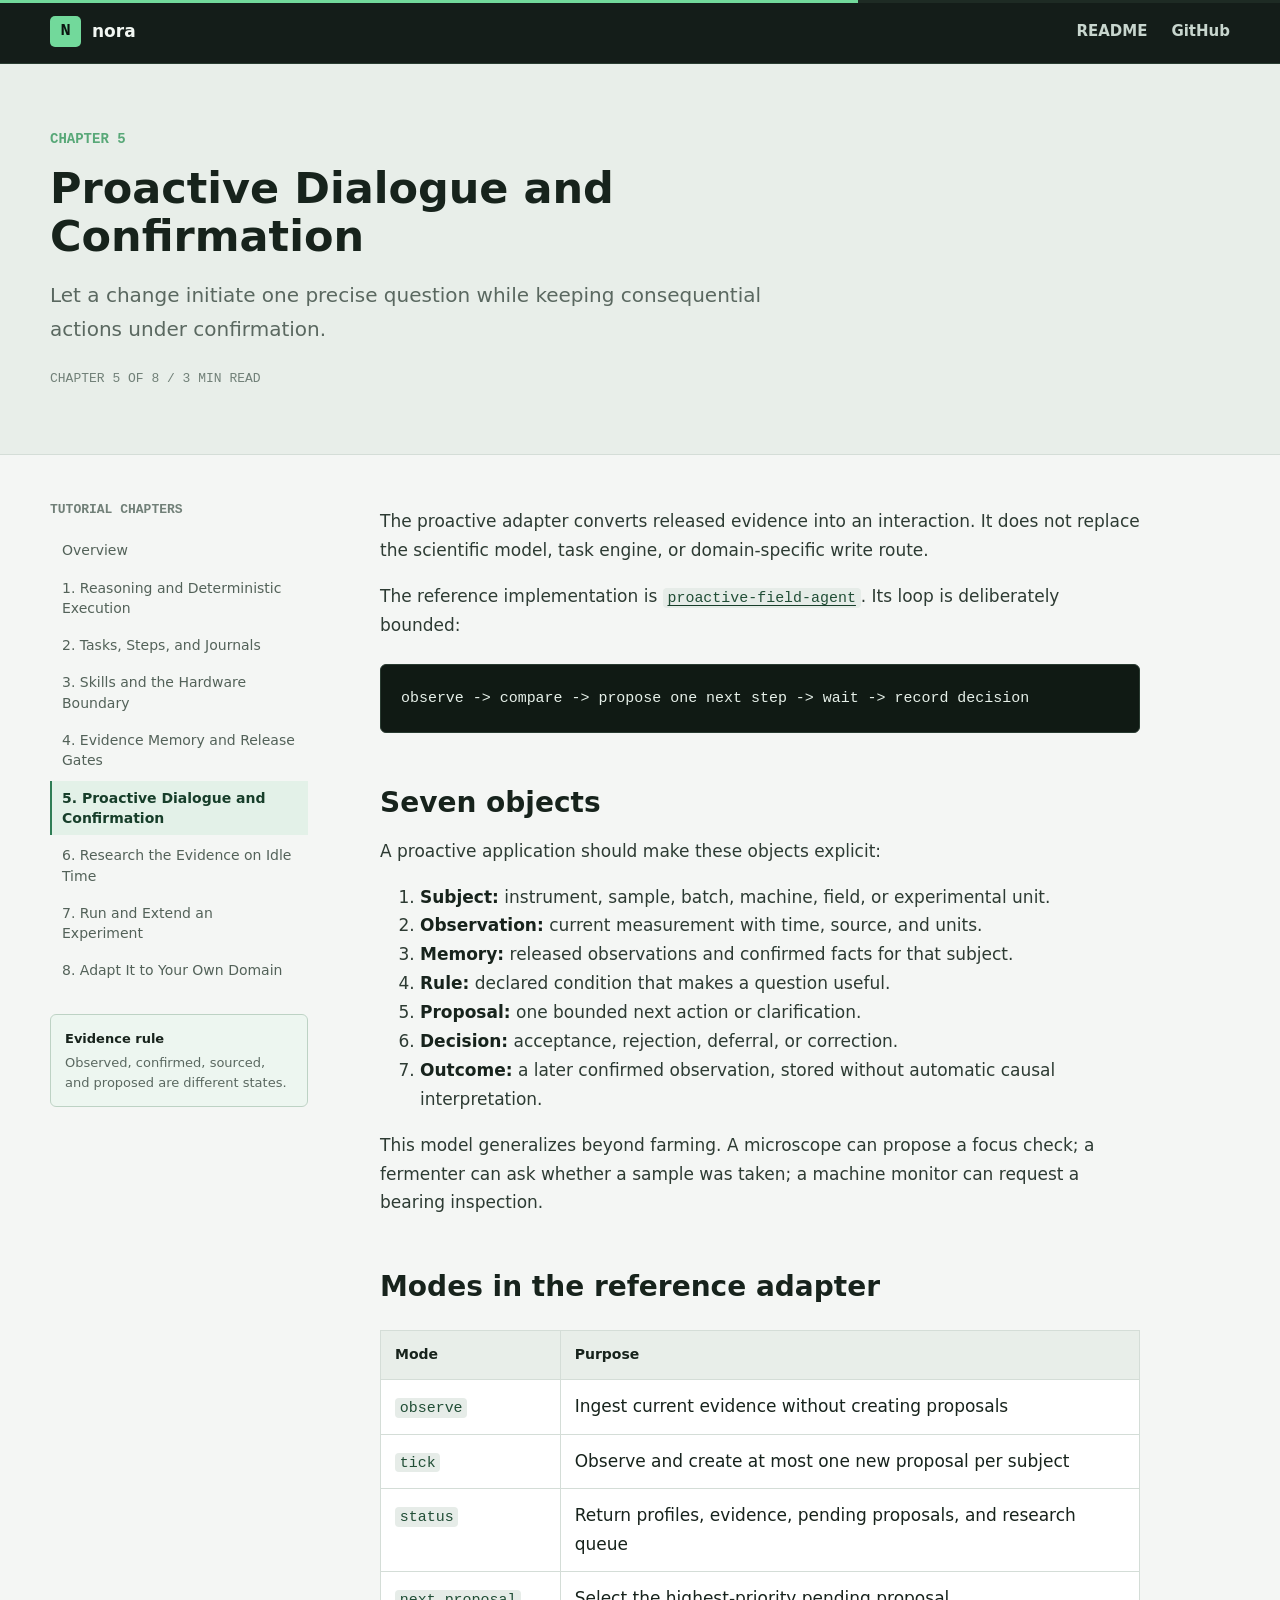
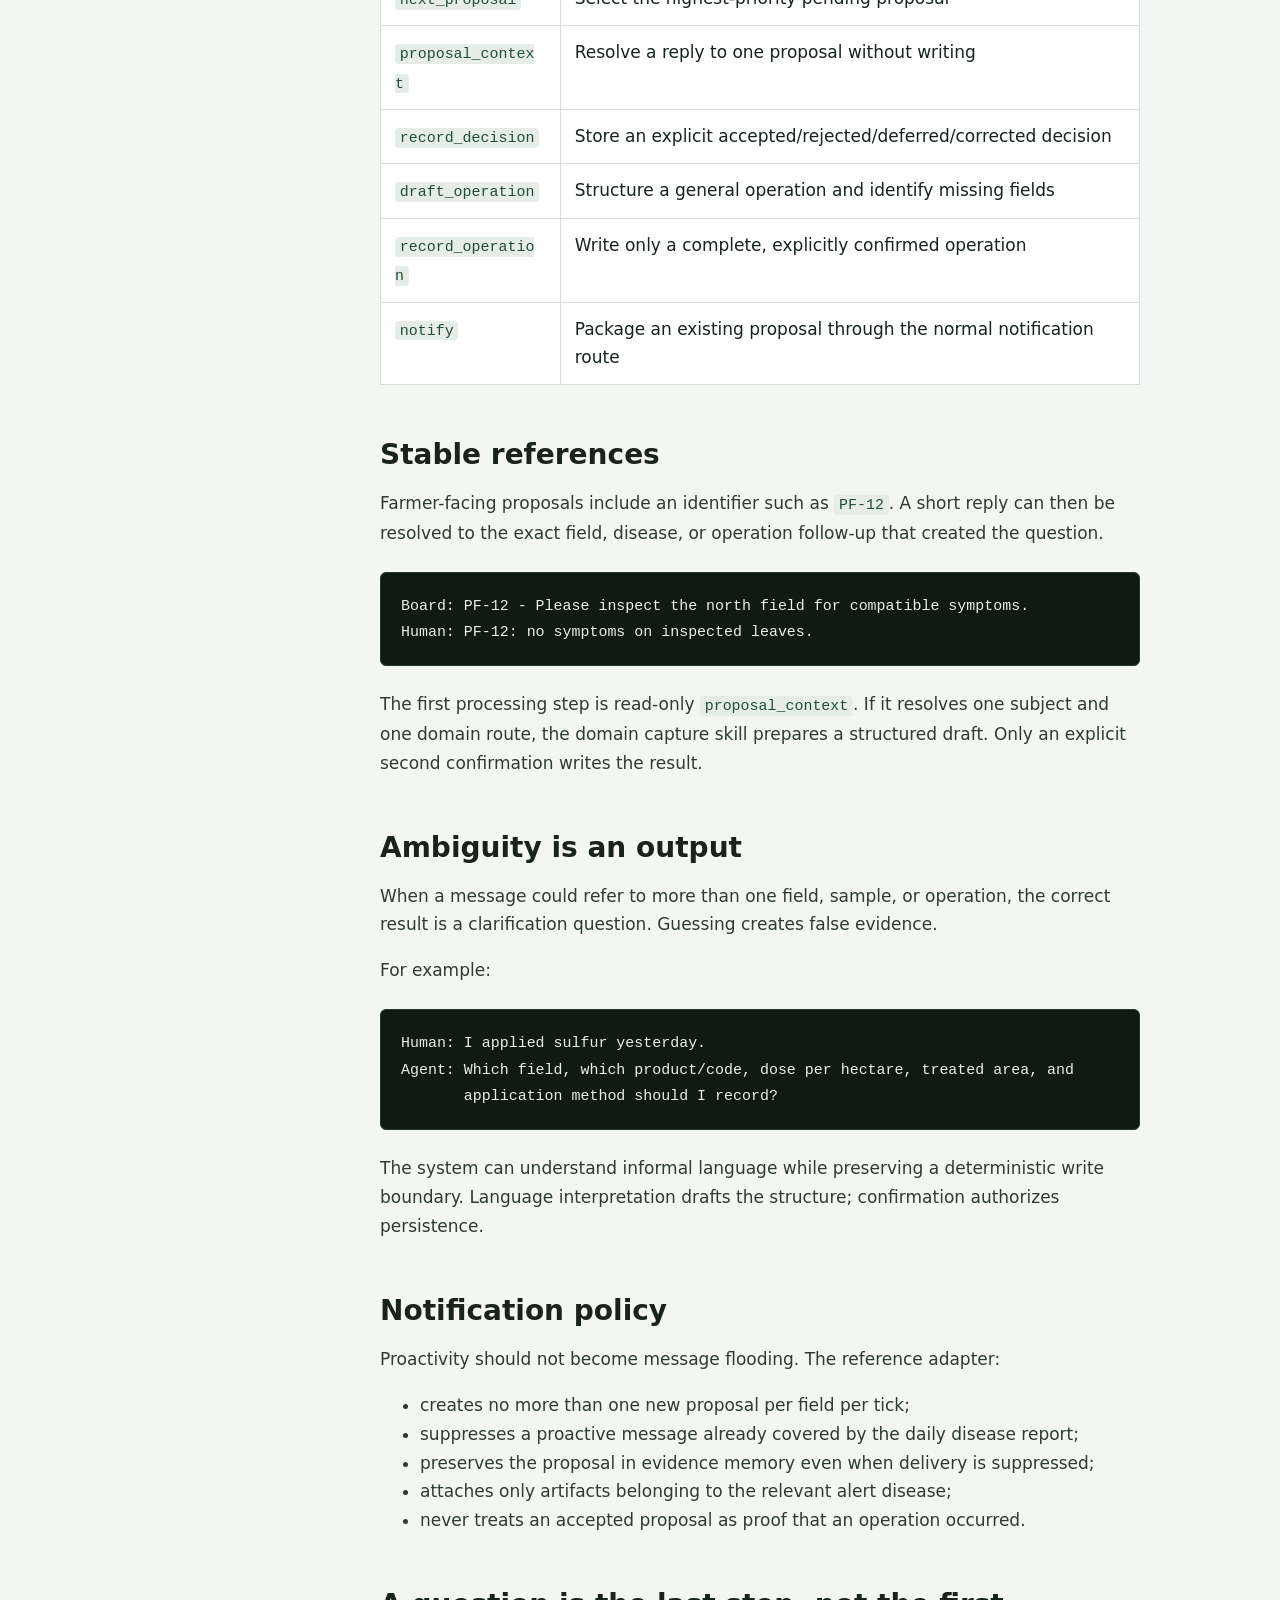
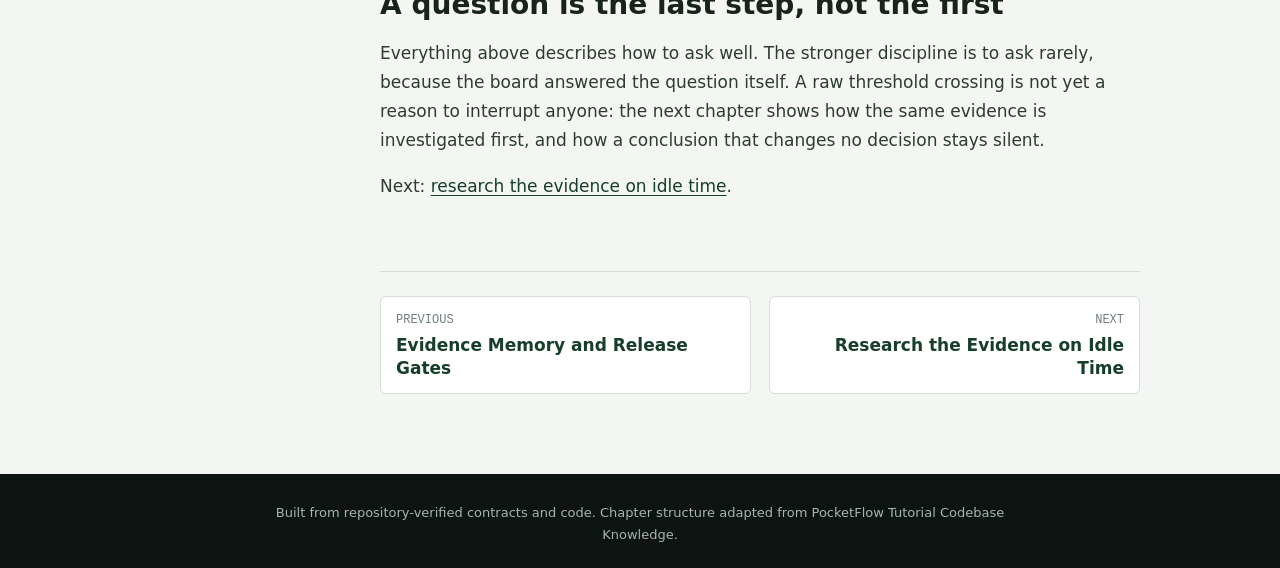
<file: 05-proactive-dialogue.html>
<!doctype html>
<html lang="en">
<head>
  <meta charset="utf-8">
  <meta name="viewport" content="width=device-width, initial-scale=1">
  <meta name="description" content="Let a change initiate one precise question while keeping consequential actions under confirmation.">
  <meta name="theme-color" content="#0b1410">
  <title>Proactive Dialogue and Confirmation / nora</title>
  <link rel="stylesheet" href="assets/site.css">
</head>
<body class="">
  <a class="skip-link" href="#content">Skip to content</a>
  <div class="reading-progress" aria-hidden="true"><span style="width:67%"></span></div>
  <header class="topbar">
    <a class="brand" href="index.html"><span class="brand-mark">N</span><span>nora</span></a>
    <nav class="top-links" aria-label="Project links">
      <a href="https://github.com/vbaulin/nora/blob/main/README.md">README</a>
      <a href="https://github.com/vbaulin/nora">GitHub</a>
    </nav>
  </header>
  
        <header class="chapter-heading">
          <p class="eyebrow">Chapter 5</p>
          <h1>Proactive Dialogue and Confirmation</h1>
          <p>Let a change initiate one precise question while keeping consequential actions under confirmation.</p>
          <div class="chapter-meta">Chapter 5 of 8 / 3 min read</div>
        </header>
        
  <details class="mobile-nav">
    <summary>Browse chapters</summary>
    <nav class="mobile-chapter-links" aria-label="Tutorial chapters"><a class="" href="index.html">Overview</a><a class="" href="01-reasoning-and-execution.html">1. Reasoning and Deterministic Execution</a><a class="" href="02-task-contract.html">2. Tasks, Steps, and Journals</a><a class="" href="03-skill-lifecycle.html">3. Skills and the Hardware Boundary</a><a class="" href="04-evidence-release.html">4. Evidence Memory and Release Gates</a><a class="active" href="05-proactive-dialogue.html" aria-current="page">5. Proactive Dialogue and Confirmation</a><a class="" href="06-research-and-adaptation.html">6. Research the Evidence on Idle Time</a><a class="" href="07-run-an-experiment.html">7. Run and Extend an Experiment</a><a class="" href="08-vineyard-guard.html">8. Adapt It to Your Own Domain</a></nav>
  </details>
  <div class="docs-shell">
    <aside class="sidebar">
      <p class="sidebar-label">Tutorial chapters</p>
      <nav class="chapter-links" aria-label="Tutorial chapters"><a class="" href="index.html">Overview</a><a class="" href="01-reasoning-and-execution.html">1. Reasoning and Deterministic Execution</a><a class="" href="02-task-contract.html">2. Tasks, Steps, and Journals</a><a class="" href="03-skill-lifecycle.html">3. Skills and the Hardware Boundary</a><a class="" href="04-evidence-release.html">4. Evidence Memory and Release Gates</a><a class="active" href="05-proactive-dialogue.html" aria-current="page">5. Proactive Dialogue and Confirmation</a><a class="" href="06-research-and-adaptation.html">6. Research the Evidence on Idle Time</a><a class="" href="07-run-an-experiment.html">7. Run and Extend an Experiment</a><a class="" href="08-vineyard-guard.html">8. Adapt It to Your Own Domain</a></nav>
      <div class="sidebar-note">
        <strong>Evidence rule</strong>
        <span>Observed, confirmed, sourced, and proposed are different states.</span>
      </div>
    </aside>
    <main id="content" class="content">
      <p>The proactive adapter converts released evidence into an interaction. It does
not replace the scientific model, task engine, or domain-specific write route.</p>
<p>The reference implementation is
<a href="https://github.com/vbaulin/nora/tree/main/skills/proactive_field_agent"><code>proactive-field-agent</code></a>.
Its loop is deliberately bounded:</p>
<pre><code class="language-text">observe -&gt; compare -&gt; propose one next step -&gt; wait -&gt; record decision
</code></pre>
<h2 id="seven-objects">Seven objects</h2>
<p>A proactive application should make these objects explicit:</p>
<ol>
<li><strong>Subject:</strong> instrument, sample, batch, machine, field, or experimental unit.</li>
<li><strong>Observation:</strong> current measurement with time, source, and units.</li>
<li><strong>Memory:</strong> released observations and confirmed facts for that subject.</li>
<li><strong>Rule:</strong> declared condition that makes a question useful.</li>
<li><strong>Proposal:</strong> one bounded next action or clarification.</li>
<li><strong>Decision:</strong> acceptance, rejection, deferral, or correction.</li>
<li><strong>Outcome:</strong> a later confirmed observation, stored without automatic causal
   interpretation.</li>
</ol>
<p>This model generalizes beyond farming. A microscope can propose a focus check;
a fermenter can ask whether a sample was taken; a machine monitor can request a
bearing inspection.</p>
<h2 id="modes-in-the-reference-adapter">Modes in the reference adapter</h2>
<table>
<thead>
<tr>
<th>Mode</th>
<th>Purpose</th>
</tr>
</thead>
<tbody>
<tr>
<td><code>observe</code></td>
<td>Ingest current evidence without creating proposals</td>
</tr>
<tr>
<td><code>tick</code></td>
<td>Observe and create at most one new proposal per subject</td>
</tr>
<tr>
<td><code>status</code></td>
<td>Return profiles, evidence, pending proposals, and research queue</td>
</tr>
<tr>
<td><code>next_proposal</code></td>
<td>Select the highest-priority pending proposal</td>
</tr>
<tr>
<td><code>proposal_context</code></td>
<td>Resolve a reply to one proposal without writing</td>
</tr>
<tr>
<td><code>record_decision</code></td>
<td>Store an explicit accepted/rejected/deferred/corrected decision</td>
</tr>
<tr>
<td><code>draft_operation</code></td>
<td>Structure a general operation and identify missing fields</td>
</tr>
<tr>
<td><code>record_operation</code></td>
<td>Write only a complete, explicitly confirmed operation</td>
</tr>
<tr>
<td><code>notify</code></td>
<td>Package an existing proposal through the normal notification route</td>
</tr>
</tbody>
</table>
<h2 id="stable-references">Stable references</h2>
<p>Farmer-facing proposals include an identifier such as <code>PF-12</code>. A short reply
can then be resolved to the exact field, disease, or operation follow-up that
created the question.</p>
<pre><code class="language-text">Board: PF-12 - Please inspect the north field for compatible symptoms.
Human: PF-12: no symptoms on inspected leaves.
</code></pre>
<p>The first processing step is read-only <code>proposal_context</code>. If it resolves one
subject and one domain route, the domain capture skill prepares a structured
draft. Only an explicit second confirmation writes the result.</p>
<h2 id="ambiguity-is-an-output">Ambiguity is an output</h2>
<p>When a message could refer to more than one field, sample, or operation, the
correct result is a clarification question. Guessing creates false evidence.</p>
<p>For example:</p>
<pre><code class="language-text">Human: I applied sulfur yesterday.
Agent: Which field, which product/code, dose per hectare, treated area, and
       application method should I record?
</code></pre>
<p>The system can understand informal language while preserving a deterministic
write boundary. Language interpretation drafts the structure; confirmation
authorizes persistence.</p>
<h2 id="notification-policy">Notification policy</h2>
<p>Proactivity should not become message flooding. The reference adapter:</p>
<ul>
<li>creates no more than one new proposal per field per tick;</li>
<li>suppresses a proactive message already covered by the daily disease report;</li>
<li>preserves the proposal in evidence memory even when delivery is suppressed;</li>
<li>attaches only artifacts belonging to the relevant alert disease;</li>
<li>never treats an accepted proposal as proof that an operation occurred.</li>
</ul>
<h2 id="a-question-is-the-last-step-not-the-first">A question is the last step, not the first</h2>
<p>Everything above describes how to ask well. The stronger discipline is to ask
rarely, because the board answered the question itself. A raw threshold
crossing is not yet a reason to interrupt anyone: the next chapter shows how
the same evidence is investigated first, and how a conclusion that changes no
decision stays silent.</p>
<p>Next: <a href="06-research-and-adaptation.html">research the evidence on idle time</a>.</p>
      <nav class="chapter-footer" aria-label="Previous and next chapter"><a class="chapter-direction previous" href="04-evidence-release.html"><span>Previous</span><strong>Evidence Memory and Release Gates</strong></a><a class="chapter-direction next" href="06-research-and-adaptation.html"><span>Next</span><strong>Research the Evidence on Idle Time</strong></a></nav>
    </main>
  </div>
  <footer class="site-footer">
    <p>Built from repository-verified contracts and code. Chapter structure adapted from PocketFlow Tutorial Codebase Knowledge.</p>
  </footer>
  <script type="module" src="assets/site.js"></script>
</body>
</html>
</file>
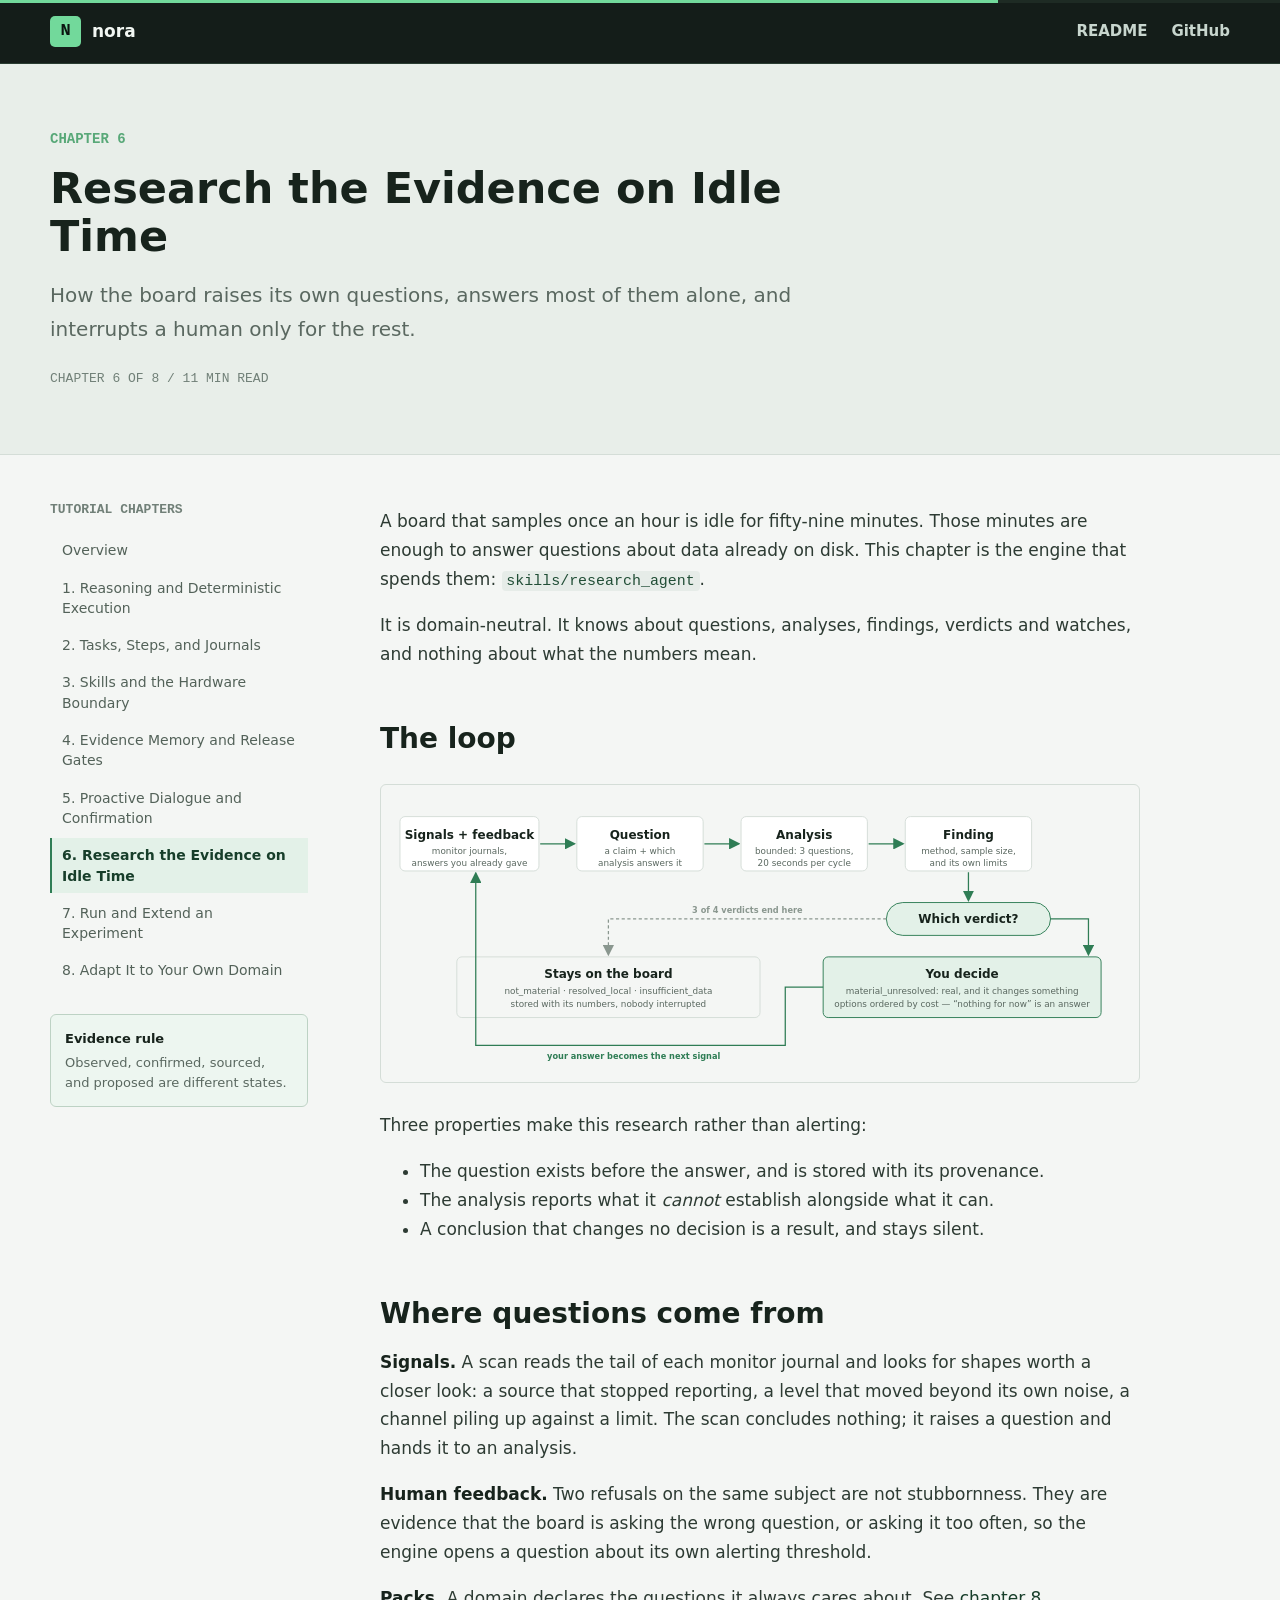
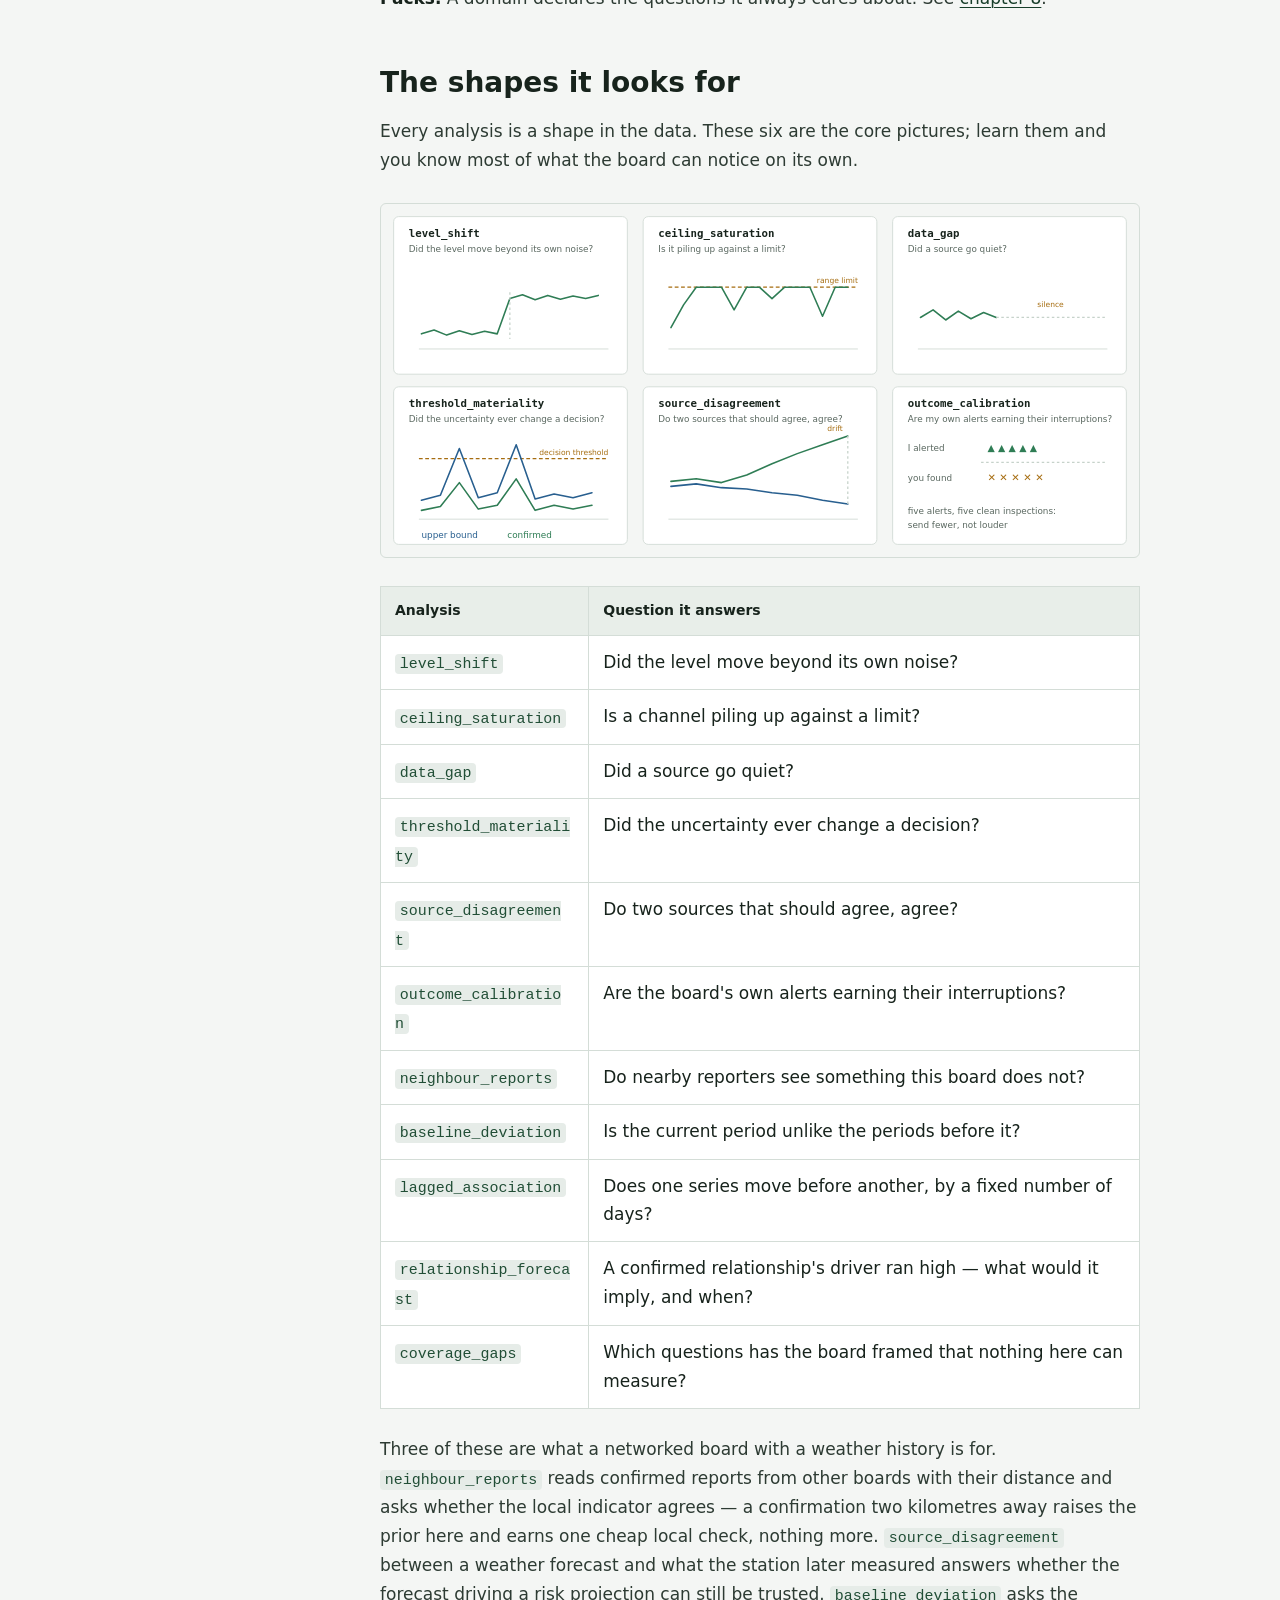
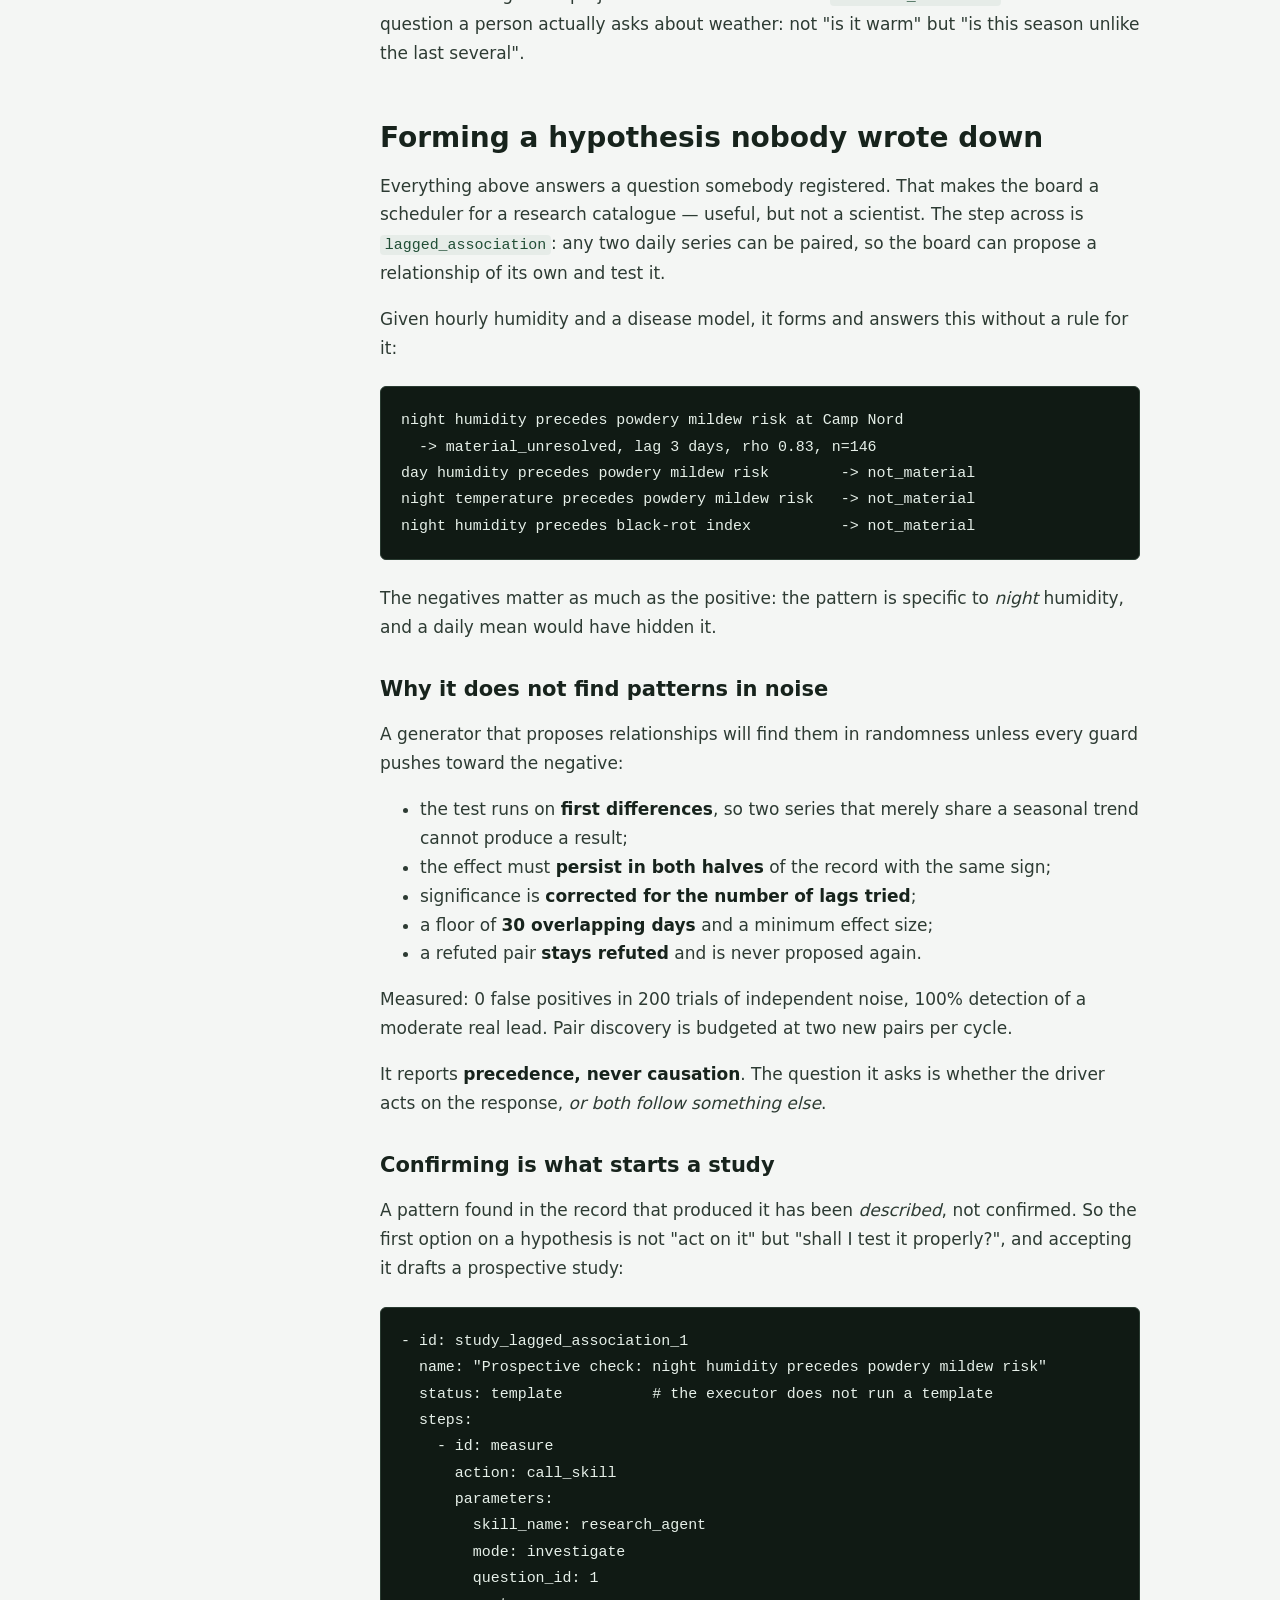
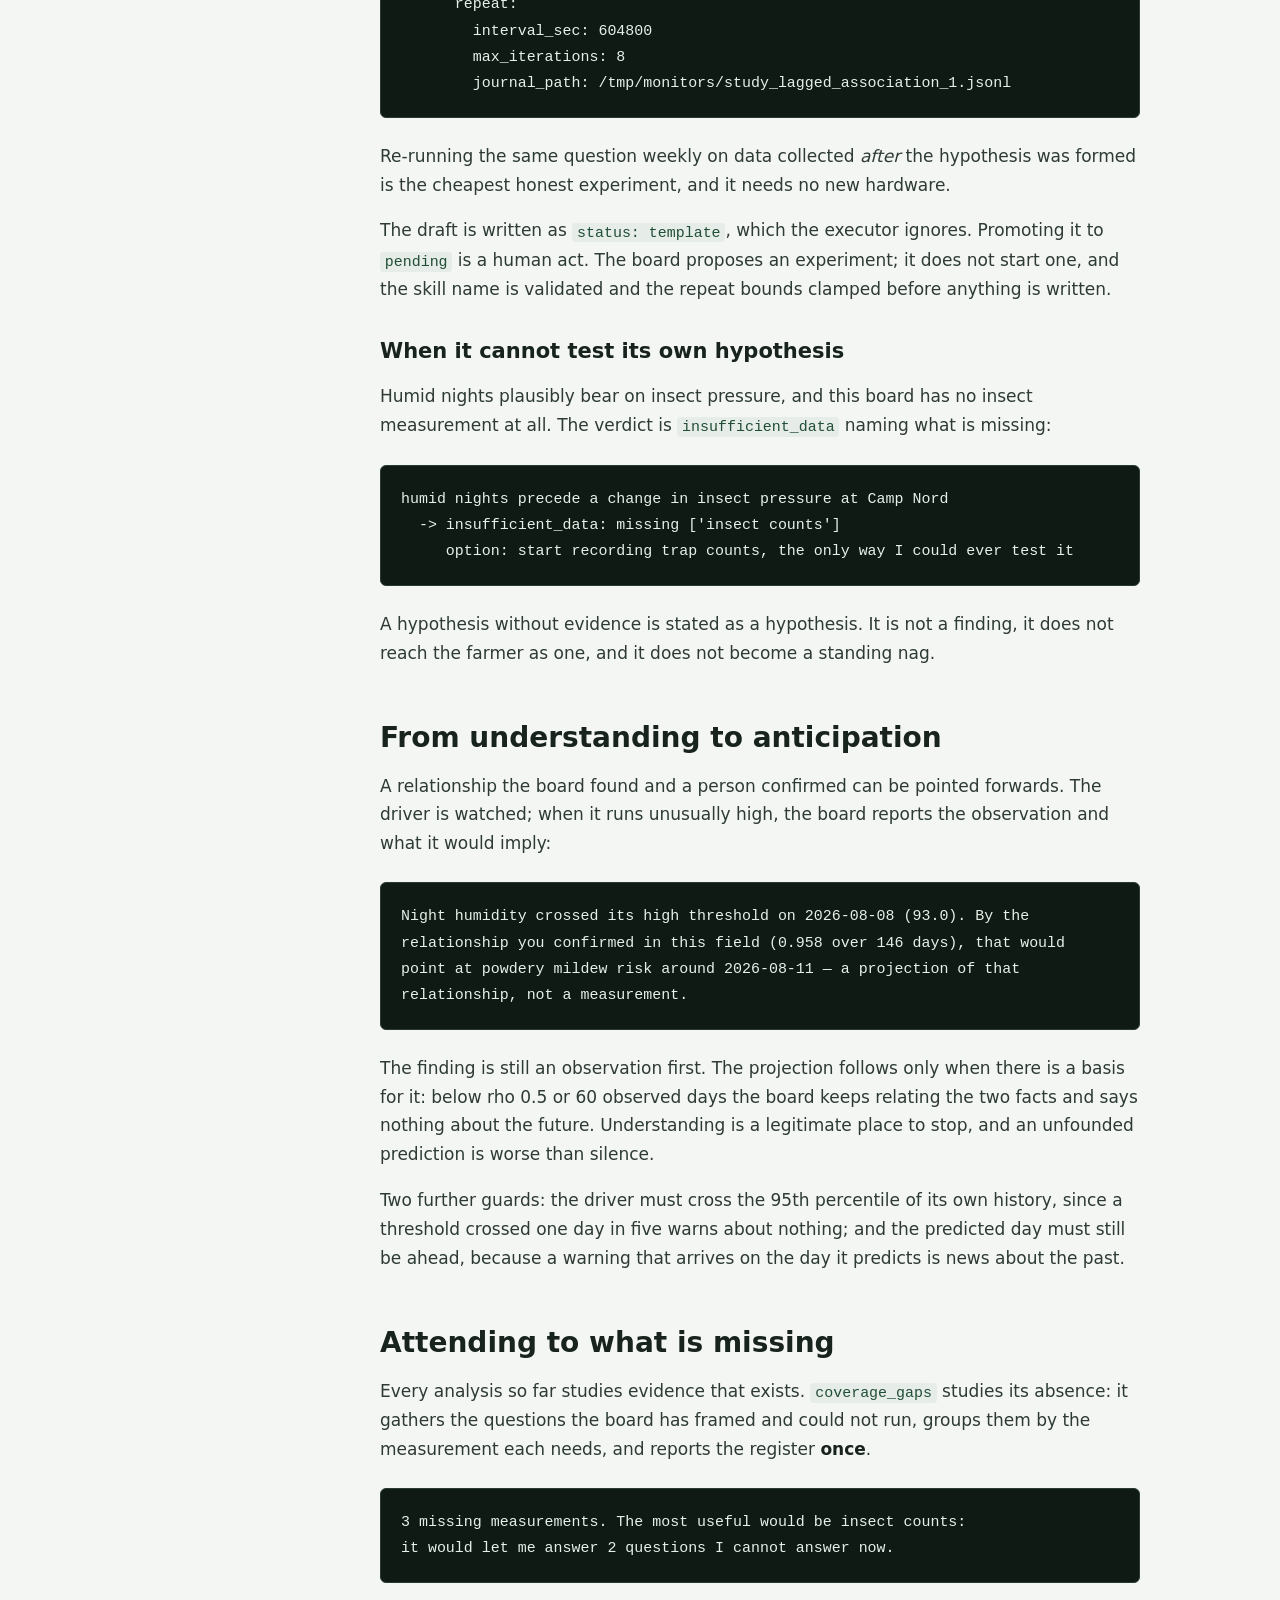
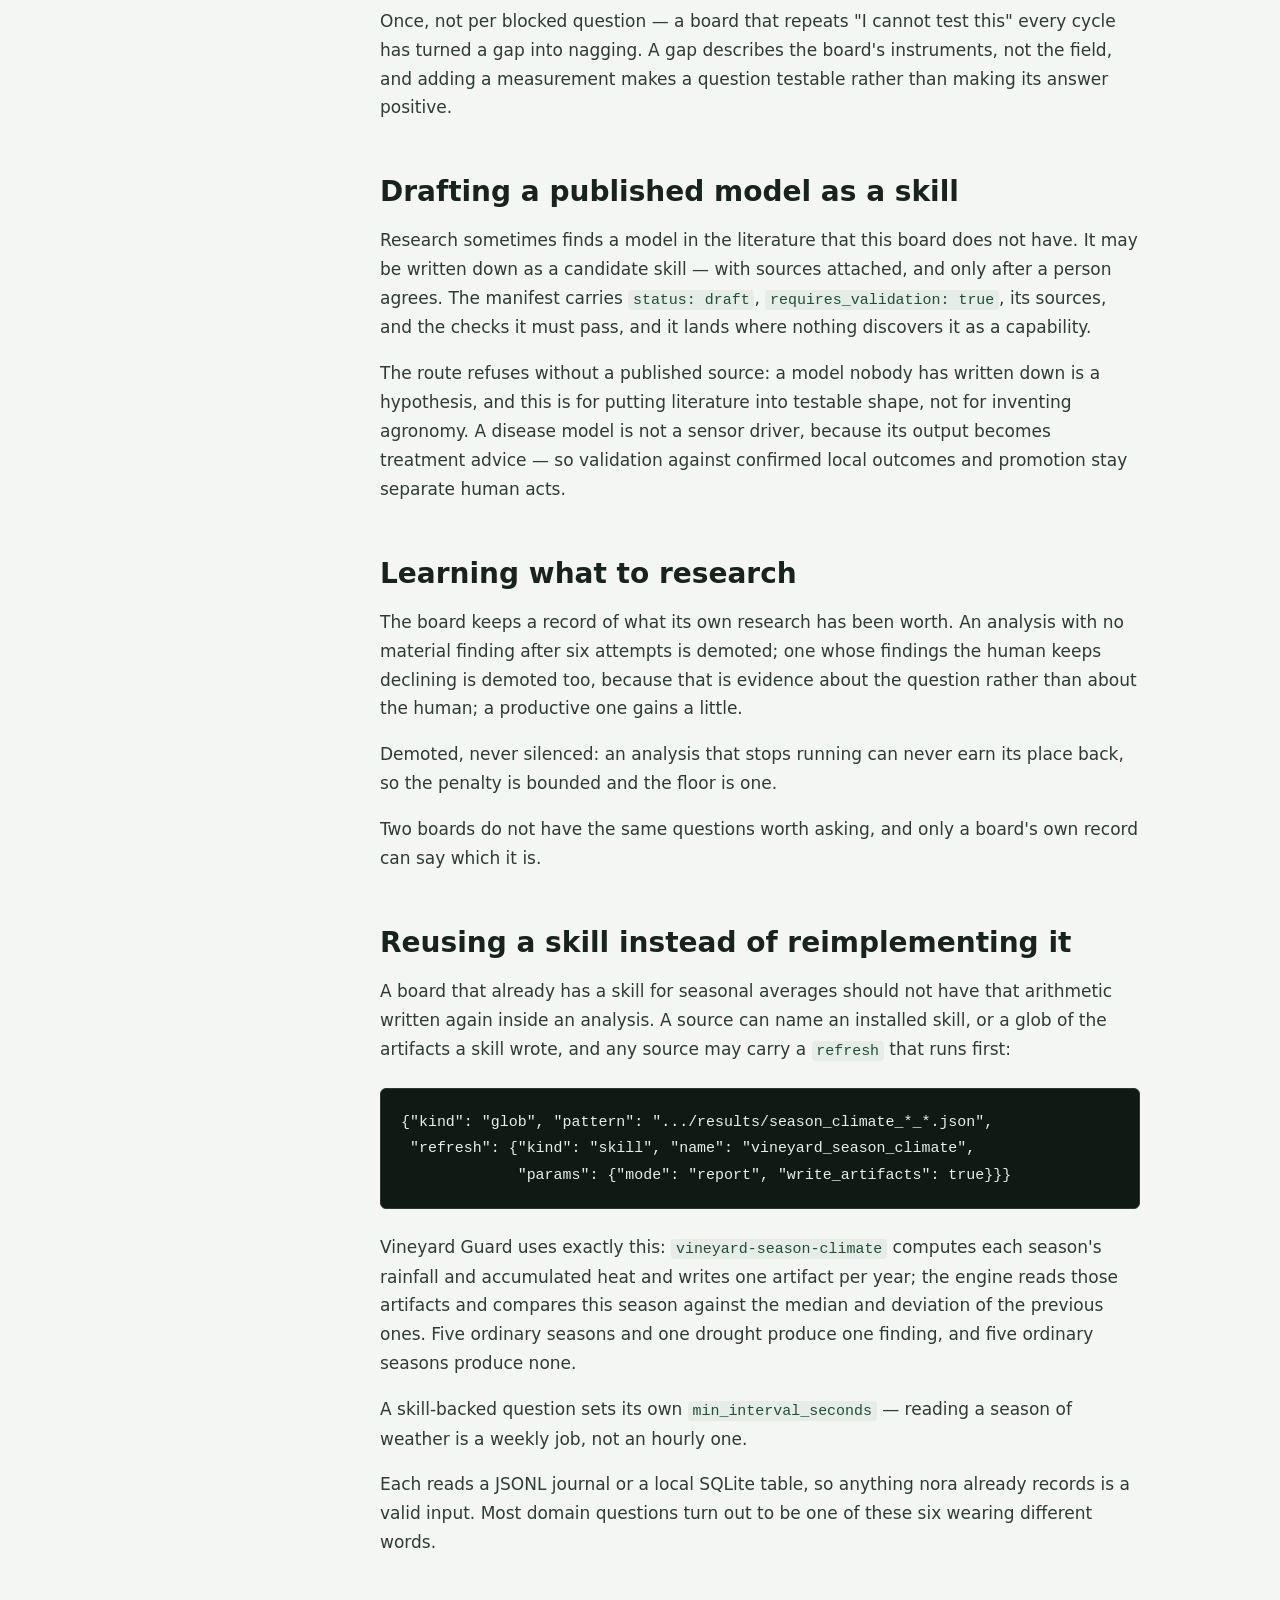
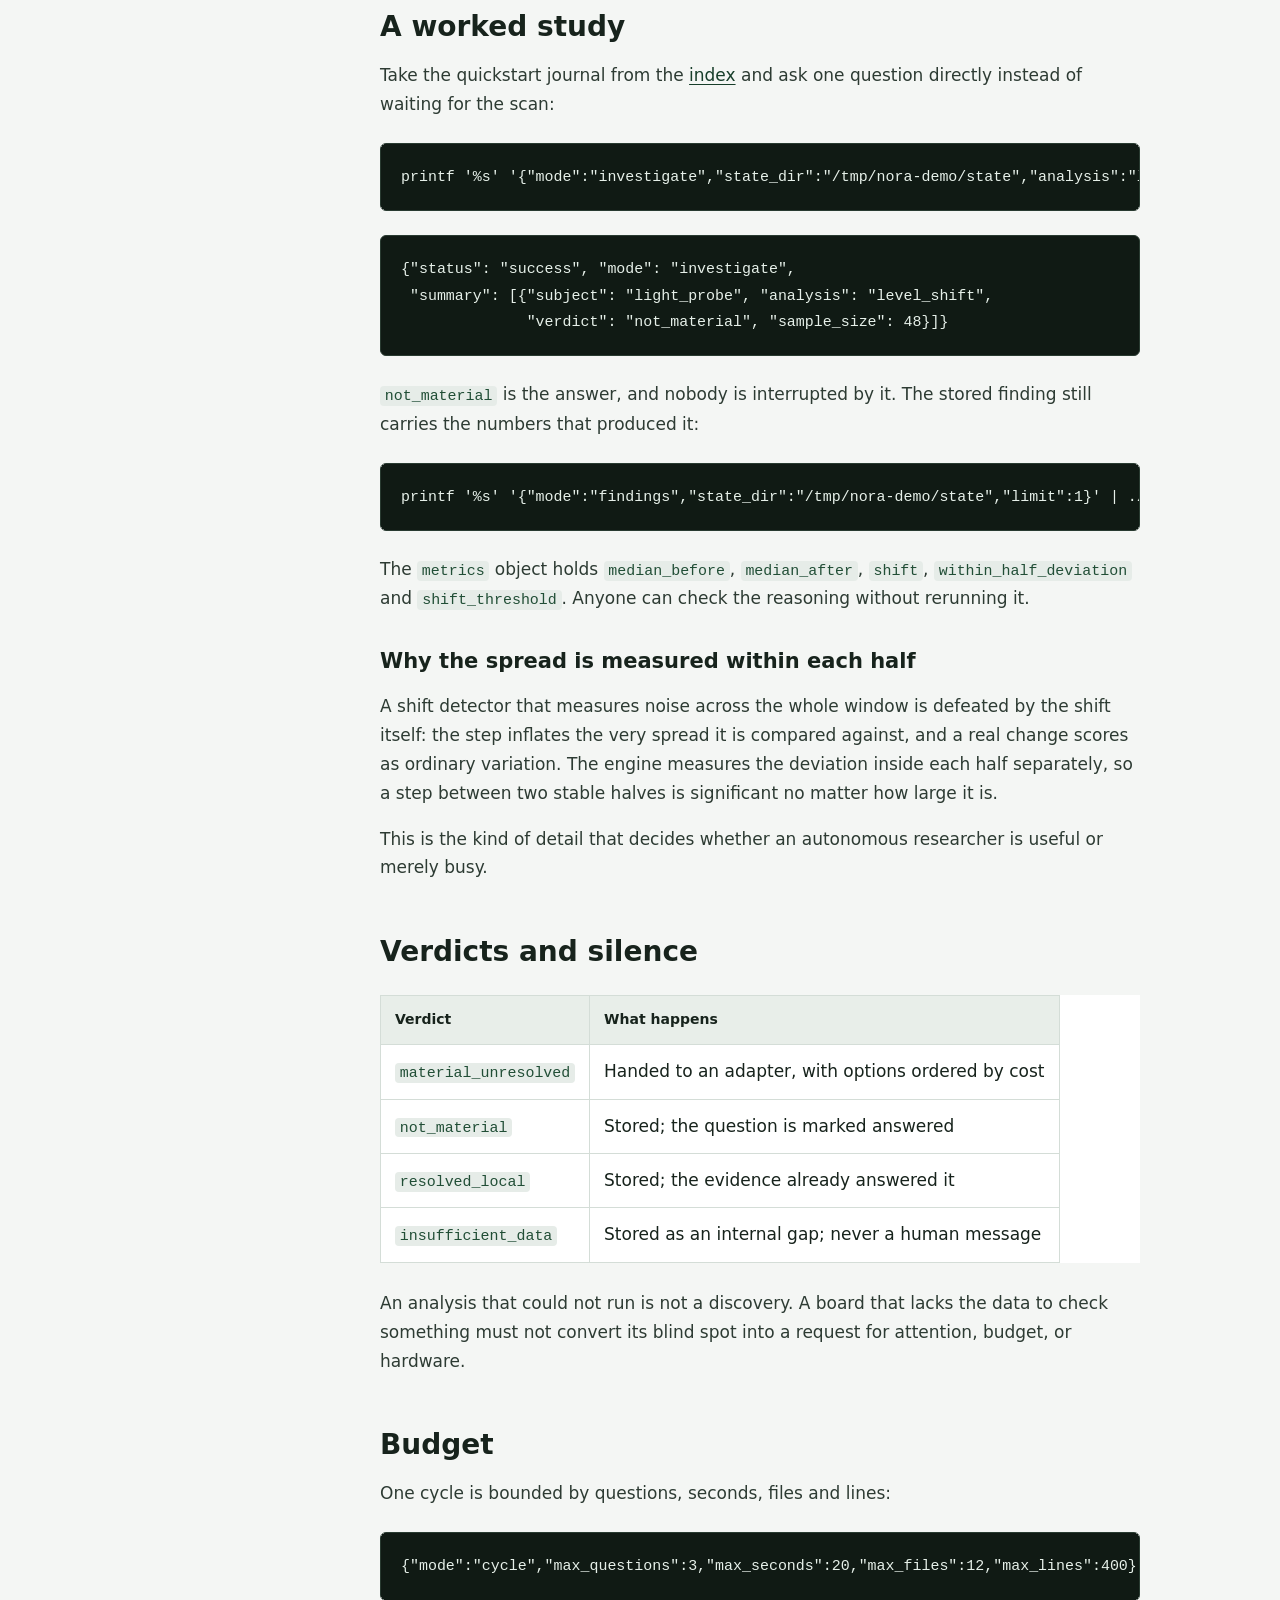
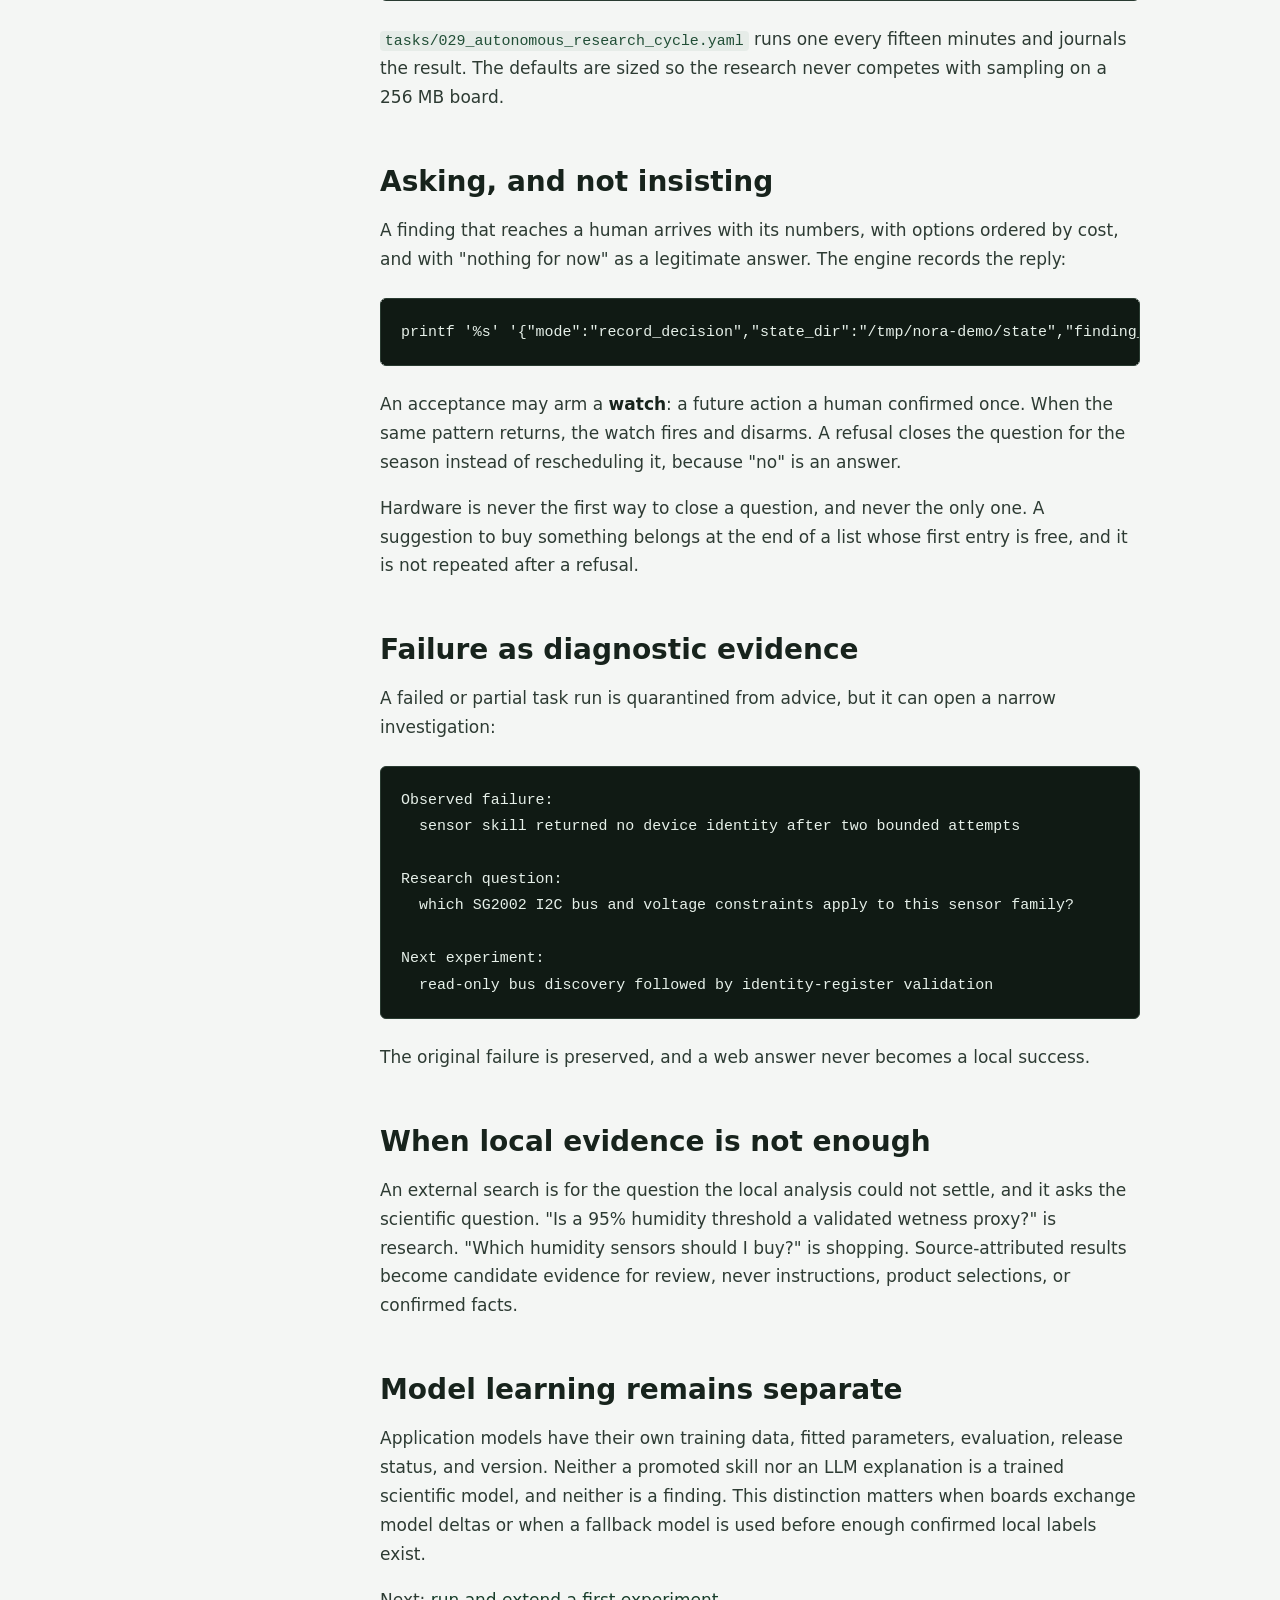
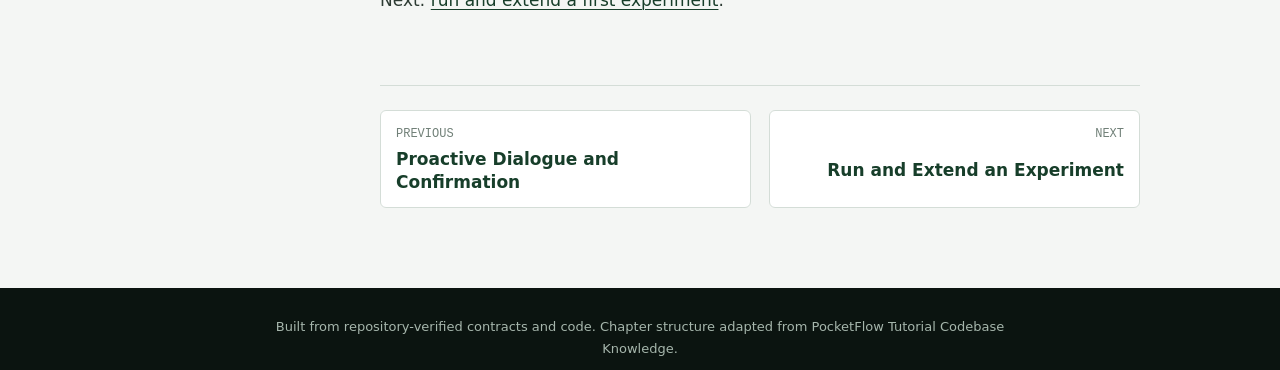
<file: 06-research-and-adaptation.html>
<!doctype html>
<html lang="en">
<head>
  <meta charset="utf-8">
  <meta name="viewport" content="width=device-width, initial-scale=1">
  <meta name="description" content="How the board raises its own questions, answers most of them alone, and interrupts a human only for the rest.">
  <meta name="theme-color" content="#0b1410">
  <title>Research the Evidence on Idle Time / nora</title>
  <link rel="stylesheet" href="assets/site.css">
</head>
<body class="">
  <a class="skip-link" href="#content">Skip to content</a>
  <div class="reading-progress" aria-hidden="true"><span style="width:78%"></span></div>
  <header class="topbar">
    <a class="brand" href="index.html"><span class="brand-mark">N</span><span>nora</span></a>
    <nav class="top-links" aria-label="Project links">
      <a href="https://github.com/vbaulin/nora/blob/main/README.md">README</a>
      <a href="https://github.com/vbaulin/nora">GitHub</a>
    </nav>
  </header>
  
        <header class="chapter-heading">
          <p class="eyebrow">Chapter 6</p>
          <h1>Research the Evidence on Idle Time</h1>
          <p>How the board raises its own questions, answers most of them alone, and interrupts a human only for the rest.</p>
          <div class="chapter-meta">Chapter 6 of 8 / 11 min read</div>
        </header>
        
  <details class="mobile-nav">
    <summary>Browse chapters</summary>
    <nav class="mobile-chapter-links" aria-label="Tutorial chapters"><a class="" href="index.html">Overview</a><a class="" href="01-reasoning-and-execution.html">1. Reasoning and Deterministic Execution</a><a class="" href="02-task-contract.html">2. Tasks, Steps, and Journals</a><a class="" href="03-skill-lifecycle.html">3. Skills and the Hardware Boundary</a><a class="" href="04-evidence-release.html">4. Evidence Memory and Release Gates</a><a class="" href="05-proactive-dialogue.html">5. Proactive Dialogue and Confirmation</a><a class="active" href="06-research-and-adaptation.html" aria-current="page">6. Research the Evidence on Idle Time</a><a class="" href="07-run-an-experiment.html">7. Run and Extend an Experiment</a><a class="" href="08-vineyard-guard.html">8. Adapt It to Your Own Domain</a></nav>
  </details>
  <div class="docs-shell">
    <aside class="sidebar">
      <p class="sidebar-label">Tutorial chapters</p>
      <nav class="chapter-links" aria-label="Tutorial chapters"><a class="" href="index.html">Overview</a><a class="" href="01-reasoning-and-execution.html">1. Reasoning and Deterministic Execution</a><a class="" href="02-task-contract.html">2. Tasks, Steps, and Journals</a><a class="" href="03-skill-lifecycle.html">3. Skills and the Hardware Boundary</a><a class="" href="04-evidence-release.html">4. Evidence Memory and Release Gates</a><a class="" href="05-proactive-dialogue.html">5. Proactive Dialogue and Confirmation</a><a class="active" href="06-research-and-adaptation.html" aria-current="page">6. Research the Evidence on Idle Time</a><a class="" href="07-run-an-experiment.html">7. Run and Extend an Experiment</a><a class="" href="08-vineyard-guard.html">8. Adapt It to Your Own Domain</a></nav>
      <div class="sidebar-note">
        <strong>Evidence rule</strong>
        <span>Observed, confirmed, sourced, and proposed are different states.</span>
      </div>
    </aside>
    <main id="content" class="content">
      <p>A board that samples once an hour is idle for fifty-nine minutes. Those minutes
are enough to answer questions about data already on disk. This chapter is the
engine that spends them: <code>skills/research_agent</code>.</p>
<p>It is domain-neutral. It knows about questions, analyses, findings, verdicts
and watches, and nothing about what the numbers mean.</p>
<h2 id="the-loop">The loop</h2>
<p><img alt="Signals and feedback become a question, a bounded analysis produces a finding, and the verdict decides who hears about it" src="assets/readme/research-loop.svg"></p>
<p>Three properties make this research rather than alerting:</p>
<ul>
<li>The question exists before the answer, and is stored with its provenance.</li>
<li>The analysis reports what it <em>cannot</em> establish alongside what it can.</li>
<li>A conclusion that changes no decision is a result, and stays silent.</li>
</ul>
<h2 id="where-questions-come-from">Where questions come from</h2>
<p><strong>Signals.</strong> A scan reads the tail of each monitor journal and looks for shapes
worth a closer look: a source that stopped reporting, a level that moved beyond
its own noise, a channel piling up against a limit. The scan concludes nothing;
it raises a question and hands it to an analysis.</p>
<p><strong>Human feedback.</strong> Two refusals on the same subject are not stubbornness. They
are evidence that the board is asking the wrong question, or asking it too
often, so the engine opens a question about its own alerting threshold.</p>
<p><strong>Packs.</strong> A domain declares the questions it always cares about. See
<a href="08-vineyard-guard.html">chapter 8</a>.</p>
<h2 id="the-shapes-it-looks-for">The shapes it looks for</h2>
<p>Every analysis is a shape in the data. These six are the core pictures; learn
them and you know most of what the board can notice on its own.</p>
<p><img alt="Six analyses drawn as the data shape each one detects" src="assets/readme/analysis-shapes.svg"></p>
<table>
<thead>
<tr>
<th>Analysis</th>
<th>Question it answers</th>
</tr>
</thead>
<tbody>
<tr>
<td><code>level_shift</code></td>
<td>Did the level move beyond its own noise?</td>
</tr>
<tr>
<td><code>ceiling_saturation</code></td>
<td>Is a channel piling up against a limit?</td>
</tr>
<tr>
<td><code>data_gap</code></td>
<td>Did a source go quiet?</td>
</tr>
<tr>
<td><code>threshold_materiality</code></td>
<td>Did the uncertainty ever change a decision?</td>
</tr>
<tr>
<td><code>source_disagreement</code></td>
<td>Do two sources that should agree, agree?</td>
</tr>
<tr>
<td><code>outcome_calibration</code></td>
<td>Are the board's own alerts earning their interruptions?</td>
</tr>
<tr>
<td><code>neighbour_reports</code></td>
<td>Do nearby reporters see something this board does not?</td>
</tr>
<tr>
<td><code>baseline_deviation</code></td>
<td>Is the current period unlike the periods before it?</td>
</tr>
<tr>
<td><code>lagged_association</code></td>
<td>Does one series move before another, by a fixed number of days?</td>
</tr>
<tr>
<td><code>relationship_forecast</code></td>
<td>A confirmed relationship's driver ran high — what would it imply, and when?</td>
</tr>
<tr>
<td><code>coverage_gaps</code></td>
<td>Which questions has the board framed that nothing here can measure?</td>
</tr>
</tbody>
</table>
<p>Three of these are what a networked board with a weather history is for.
<code>neighbour_reports</code> reads confirmed reports from other boards with their
distance and asks whether the local indicator agrees — a confirmation two
kilometres away raises the prior here and earns one cheap local check, nothing
more. <code>source_disagreement</code> between a weather forecast and what the station
later measured answers whether the forecast driving a risk projection can still
be trusted. <code>baseline_deviation</code> asks the question a person actually asks about
weather: not "is it warm" but "is this season unlike the last several".</p>
<h2 id="forming-a-hypothesis-nobody-wrote-down">Forming a hypothesis nobody wrote down</h2>
<p>Everything above answers a question somebody registered. That makes the board a
scheduler for a research catalogue — useful, but not a scientist. The step
across is <code>lagged_association</code>: any two daily series can be paired, so the
board can propose a relationship of its own and test it.</p>
<p>Given hourly humidity and a disease model, it forms and answers this without a
rule for it:</p>
<pre><code class="language-text">night humidity precedes powdery mildew risk at Camp Nord
  -&gt; material_unresolved, lag 3 days, rho 0.83, n=146
day humidity precedes powdery mildew risk        -&gt; not_material
night temperature precedes powdery mildew risk   -&gt; not_material
night humidity precedes black-rot index          -&gt; not_material
</code></pre>
<p>The negatives matter as much as the positive: the pattern is specific to
<em>night</em> humidity, and a daily mean would have hidden it.</p>
<h3 id="why-it-does-not-find-patterns-in-noise">Why it does not find patterns in noise</h3>
<p>A generator that proposes relationships will find them in randomness unless
every guard pushes toward the negative:</p>
<ul>
<li>the test runs on <strong>first differences</strong>, so two series that merely share a
  seasonal trend cannot produce a result;</li>
<li>the effect must <strong>persist in both halves</strong> of the record with the same sign;</li>
<li>significance is <strong>corrected for the number of lags tried</strong>;</li>
<li>a floor of <strong>30 overlapping days</strong> and a minimum effect size;</li>
<li>a refuted pair <strong>stays refuted</strong> and is never proposed again.</li>
</ul>
<p>Measured: 0 false positives in 200 trials of independent noise, 100% detection
of a moderate real lead. Pair discovery is budgeted at two new pairs per cycle.</p>
<p>It reports <strong>precedence, never causation</strong>. The question it asks is whether the
driver acts on the response, <em>or both follow something else</em>.</p>
<h3 id="confirming-is-what-starts-a-study">Confirming is what starts a study</h3>
<p>A pattern found in the record that produced it has been <em>described</em>, not
confirmed. So the first option on a hypothesis is not "act on it" but "shall I
test it properly?", and accepting it drafts a prospective study:</p>
<pre><code class="language-yaml">- id: study_lagged_association_1
  name: &quot;Prospective check: night humidity precedes powdery mildew risk&quot;
  status: template          # the executor does not run a template
  steps:
    - id: measure
      action: call_skill
      parameters:
        skill_name: research_agent
        mode: investigate
        question_id: 1
      repeat:
        interval_sec: 604800
        max_iterations: 8
        journal_path: /tmp/monitors/study_lagged_association_1.jsonl
</code></pre>
<p>Re-running the same question weekly on data collected <em>after</em> the hypothesis
was formed is the cheapest honest experiment, and it needs no new hardware.</p>
<p>The draft is written as <code>status: template</code>, which the executor ignores.
Promoting it to <code>pending</code> is a human act. The board proposes an experiment; it
does not start one, and the skill name is validated and the repeat bounds
clamped before anything is written.</p>
<h3 id="when-it-cannot-test-its-own-hypothesis">When it cannot test its own hypothesis</h3>
<p>Humid nights plausibly bear on insect pressure, and this board has no insect
measurement at all. The verdict is <code>insufficient_data</code> naming what is missing:</p>
<pre><code class="language-text">humid nights precede a change in insect pressure at Camp Nord
  -&gt; insufficient_data: missing ['insect counts']
     option: start recording trap counts, the only way I could ever test it
</code></pre>
<p>A hypothesis without evidence is stated as a hypothesis. It is not a finding,
it does not reach the farmer as one, and it does not become a standing nag.</p>
<h2 id="from-understanding-to-anticipation">From understanding to anticipation</h2>
<p>A relationship the board found and a person confirmed can be pointed forwards.
The driver is watched; when it runs unusually high, the board reports the
observation and what it would imply:</p>
<pre><code class="language-text">Night humidity crossed its high threshold on 2026-08-08 (93.0). By the
relationship you confirmed in this field (0.958 over 146 days), that would
point at powdery mildew risk around 2026-08-11 — a projection of that
relationship, not a measurement.
</code></pre>
<p>The finding is still an observation first. The projection follows only when
there is a basis for it: below rho 0.5 or 60 observed days the board keeps
relating the two facts and says nothing about the future. Understanding is a
legitimate place to stop, and an unfounded prediction is worse than silence.</p>
<p>Two further guards: the driver must cross the 95th percentile of its own
history, since a threshold crossed one day in five warns about nothing; and the
predicted day must still be ahead, because a warning that arrives on the day it
predicts is news about the past.</p>
<h2 id="attending-to-what-is-missing">Attending to what is missing</h2>
<p>Every analysis so far studies evidence that exists. <code>coverage_gaps</code> studies its
absence: it gathers the questions the board has framed and could not run,
groups them by the measurement each needs, and reports the register <strong>once</strong>.</p>
<pre><code class="language-text">3 missing measurements. The most useful would be insect counts:
it would let me answer 2 questions I cannot answer now.
</code></pre>
<p>Once, not per blocked question — a board that repeats "I cannot test this"
every cycle has turned a gap into nagging. A gap describes the board's
instruments, not the field, and adding a measurement makes a question testable
rather than making its answer positive.</p>
<h2 id="drafting-a-published-model-as-a-skill">Drafting a published model as a skill</h2>
<p>Research sometimes finds a model in the literature that this board does not
have. It may be written down as a candidate skill — with sources attached, and
only after a person agrees. The manifest carries <code>status: draft</code>,
<code>requires_validation: true</code>, its sources, and the checks it must pass, and it
lands where nothing discovers it as a capability.</p>
<p>The route refuses without a published source: a model nobody has written down
is a hypothesis, and this is for putting literature into testable shape, not
for inventing agronomy. A disease model is not a sensor driver, because its
output becomes treatment advice — so validation against confirmed local
outcomes and promotion stay separate human acts.</p>
<h2 id="learning-what-to-research">Learning what to research</h2>
<p>The board keeps a record of what its own research has been worth. An analysis
with no material finding after six attempts is demoted; one whose findings the
human keeps declining is demoted too, because that is evidence about the
question rather than about the human; a productive one gains a little.</p>
<p>Demoted, never silenced: an analysis that stops running can never earn its
place back, so the penalty is bounded and the floor is one.</p>
<p>Two boards do not have the same questions worth asking, and only a board's own
record can say which it is.</p>
<h2 id="reusing-a-skill-instead-of-reimplementing-it">Reusing a skill instead of reimplementing it</h2>
<p>A board that already has a skill for seasonal averages should not have that
arithmetic written again inside an analysis. A source can name an installed
skill, or a glob of the artifacts a skill wrote, and any source may carry a
<code>refresh</code> that runs first:</p>
<pre><code class="language-json">{&quot;kind&quot;: &quot;glob&quot;, &quot;pattern&quot;: &quot;.../results/season_climate_*_*.json&quot;,
 &quot;refresh&quot;: {&quot;kind&quot;: &quot;skill&quot;, &quot;name&quot;: &quot;vineyard_season_climate&quot;,
             &quot;params&quot;: {&quot;mode&quot;: &quot;report&quot;, &quot;write_artifacts&quot;: true}}}
</code></pre>
<p>Vineyard Guard uses exactly this: <code>vineyard-season-climate</code> computes each
season's rainfall and accumulated heat and writes one artifact per year; the
engine reads those artifacts and compares this season against the median and
deviation of the previous ones. Five ordinary seasons and one drought produce
one finding, and five ordinary seasons produce none.</p>
<p>A skill-backed question sets its own <code>min_interval_seconds</code> — reading a season
of weather is a weekly job, not an hourly one.</p>
<p>Each reads a JSONL journal or a local SQLite table, so anything nora already
records is a valid input. Most domain questions turn out to be one of these six
wearing different words.</p>
<h2 id="a-worked-study">A worked study</h2>
<p>Take the quickstart journal from the <a href="index.html">index</a> and ask one question
directly instead of waiting for the scan:</p>
<pre><code class="language-bash">printf '%s' '{&quot;mode&quot;:&quot;investigate&quot;,&quot;state_dir&quot;:&quot;/tmp/nora-demo/state&quot;,&quot;analysis&quot;:&quot;level_shift&quot;,&quot;subject&quot;:&quot;light_probe&quot;,&quot;params&quot;:{&quot;source&quot;:{&quot;kind&quot;:&quot;journal&quot;,&quot;path&quot;:&quot;/tmp/nora-demo/monitors/light_probe.jsonl&quot;},&quot;key&quot;:&quot;temp_c&quot;}}' | ./skills/research_agent/run.sh
</code></pre>
<pre><code class="language-json">{&quot;status&quot;: &quot;success&quot;, &quot;mode&quot;: &quot;investigate&quot;,
 &quot;summary&quot;: [{&quot;subject&quot;: &quot;light_probe&quot;, &quot;analysis&quot;: &quot;level_shift&quot;,
              &quot;verdict&quot;: &quot;not_material&quot;, &quot;sample_size&quot;: 48}]}
</code></pre>
<p><code>not_material</code> is the answer, and nobody is interrupted by it. The stored
finding still carries the numbers that produced it:</p>
<pre><code class="language-bash">printf '%s' '{&quot;mode&quot;:&quot;findings&quot;,&quot;state_dir&quot;:&quot;/tmp/nora-demo/state&quot;,&quot;limit&quot;:1}' | ./skills/research_agent/run.sh
</code></pre>
<p>The <code>metrics</code> object holds <code>median_before</code>, <code>median_after</code>, <code>shift</code>,
<code>within_half_deviation</code> and <code>shift_threshold</code>. Anyone can check the reasoning
without rerunning it.</p>
<h3 id="why-the-spread-is-measured-within-each-half">Why the spread is measured within each half</h3>
<p>A shift detector that measures noise across the whole window is defeated by the
shift itself: the step inflates the very spread it is compared against, and a
real change scores as ordinary variation. The engine measures the deviation
inside each half separately, so a step between two stable halves is significant
no matter how large it is.</p>
<p>This is the kind of detail that decides whether an autonomous researcher is
useful or merely busy.</p>
<h2 id="verdicts-and-silence">Verdicts and silence</h2>
<table>
<thead>
<tr>
<th>Verdict</th>
<th>What happens</th>
</tr>
</thead>
<tbody>
<tr>
<td><code>material_unresolved</code></td>
<td>Handed to an adapter, with options ordered by cost</td>
</tr>
<tr>
<td><code>not_material</code></td>
<td>Stored; the question is marked answered</td>
</tr>
<tr>
<td><code>resolved_local</code></td>
<td>Stored; the evidence already answered it</td>
</tr>
<tr>
<td><code>insufficient_data</code></td>
<td>Stored as an internal gap; never a human message</td>
</tr>
</tbody>
</table>
<p>An analysis that could not run is not a discovery. A board that lacks the data
to check something must not convert its blind spot into a request for
attention, budget, or hardware.</p>
<h2 id="budget">Budget</h2>
<p>One cycle is bounded by questions, seconds, files and lines:</p>
<pre><code class="language-json">{&quot;mode&quot;:&quot;cycle&quot;,&quot;max_questions&quot;:3,&quot;max_seconds&quot;:20,&quot;max_files&quot;:12,&quot;max_lines&quot;:400}
</code></pre>
<p><code>tasks/029_autonomous_research_cycle.yaml</code> runs one every fifteen minutes and
journals the result. The defaults are sized so the research never competes with
sampling on a 256 MB board.</p>
<h2 id="asking-and-not-insisting">Asking, and not insisting</h2>
<p>A finding that reaches a human arrives with its numbers, with options ordered
by cost, and with "nothing for now" as a legitimate answer. The engine records
the reply:</p>
<pre><code class="language-bash">printf '%s' '{&quot;mode&quot;:&quot;record_decision&quot;,&quot;state_dir&quot;:&quot;/tmp/nora-demo/state&quot;,&quot;finding_id&quot;:1,&quot;decision&quot;:&quot;accepted&quot;,&quot;option_id&quot;:&quot;check_source&quot;,&quot;watch&quot;:true,&quot;note&quot;:&quot;probe is capped at 100&quot;}' | ./skills/research_agent/run.sh
</code></pre>
<p>An acceptance may arm a <strong>watch</strong>: a future action a human confirmed once. When
the same pattern returns, the watch fires and disarms. A refusal closes the
question for the season instead of rescheduling it, because "no" is an answer.</p>
<p>Hardware is never the first way to close a question, and never the only one. A
suggestion to buy something belongs at the end of a list whose first entry is
free, and it is not repeated after a refusal.</p>
<h2 id="failure-as-diagnostic-evidence">Failure as diagnostic evidence</h2>
<p>A failed or partial task run is quarantined from advice, but it can open a
narrow investigation:</p>
<pre><code class="language-text">Observed failure:
  sensor skill returned no device identity after two bounded attempts

Research question:
  which SG2002 I2C bus and voltage constraints apply to this sensor family?

Next experiment:
  read-only bus discovery followed by identity-register validation
</code></pre>
<p>The original failure is preserved, and a web answer never becomes a local
success.</p>
<h2 id="when-local-evidence-is-not-enough">When local evidence is not enough</h2>
<p>An external search is for the question the local analysis could not settle, and
it asks the scientific question. "Is a 95% humidity threshold a validated
wetness proxy?" is research. "Which humidity sensors should I buy?" is
shopping. Source-attributed results become candidate evidence for review, never
instructions, product selections, or confirmed facts.</p>
<h2 id="model-learning-remains-separate">Model learning remains separate</h2>
<p>Application models have their own training data, fitted parameters, evaluation,
release status, and version. Neither a promoted skill nor an LLM explanation is
a trained scientific model, and neither is a finding. This distinction matters
when boards exchange model deltas or when a fallback model is used before
enough confirmed local labels exist.</p>
<p>Next: <a href="07-run-an-experiment.html">run and extend a first experiment</a>.</p>
      <nav class="chapter-footer" aria-label="Previous and next chapter"><a class="chapter-direction previous" href="05-proactive-dialogue.html"><span>Previous</span><strong>Proactive Dialogue and Confirmation</strong></a><a class="chapter-direction next" href="07-run-an-experiment.html"><span>Next</span><strong>Run and Extend an Experiment</strong></a></nav>
    </main>
  </div>
  <footer class="site-footer">
    <p>Built from repository-verified contracts and code. Chapter structure adapted from PocketFlow Tutorial Codebase Knowledge.</p>
  </footer>
  <script type="module" src="assets/site.js"></script>
</body>
</html>
</file>
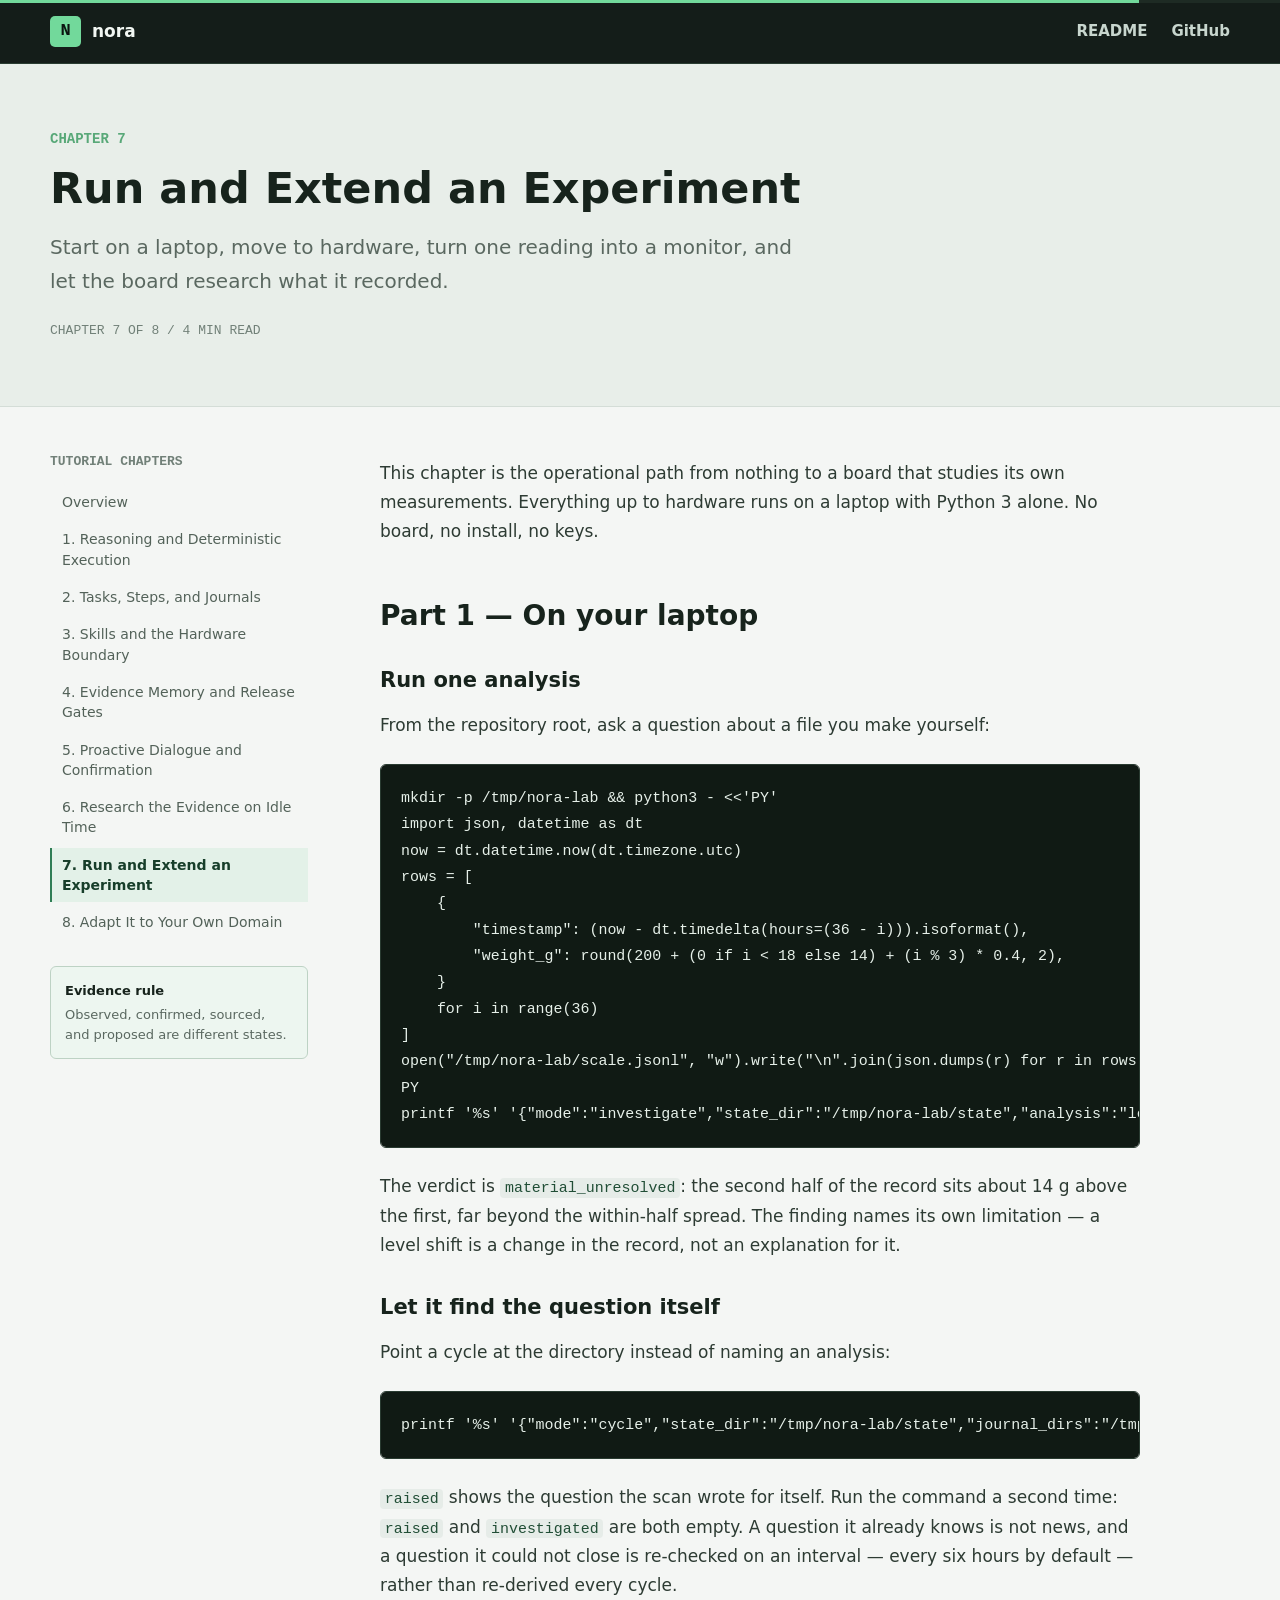
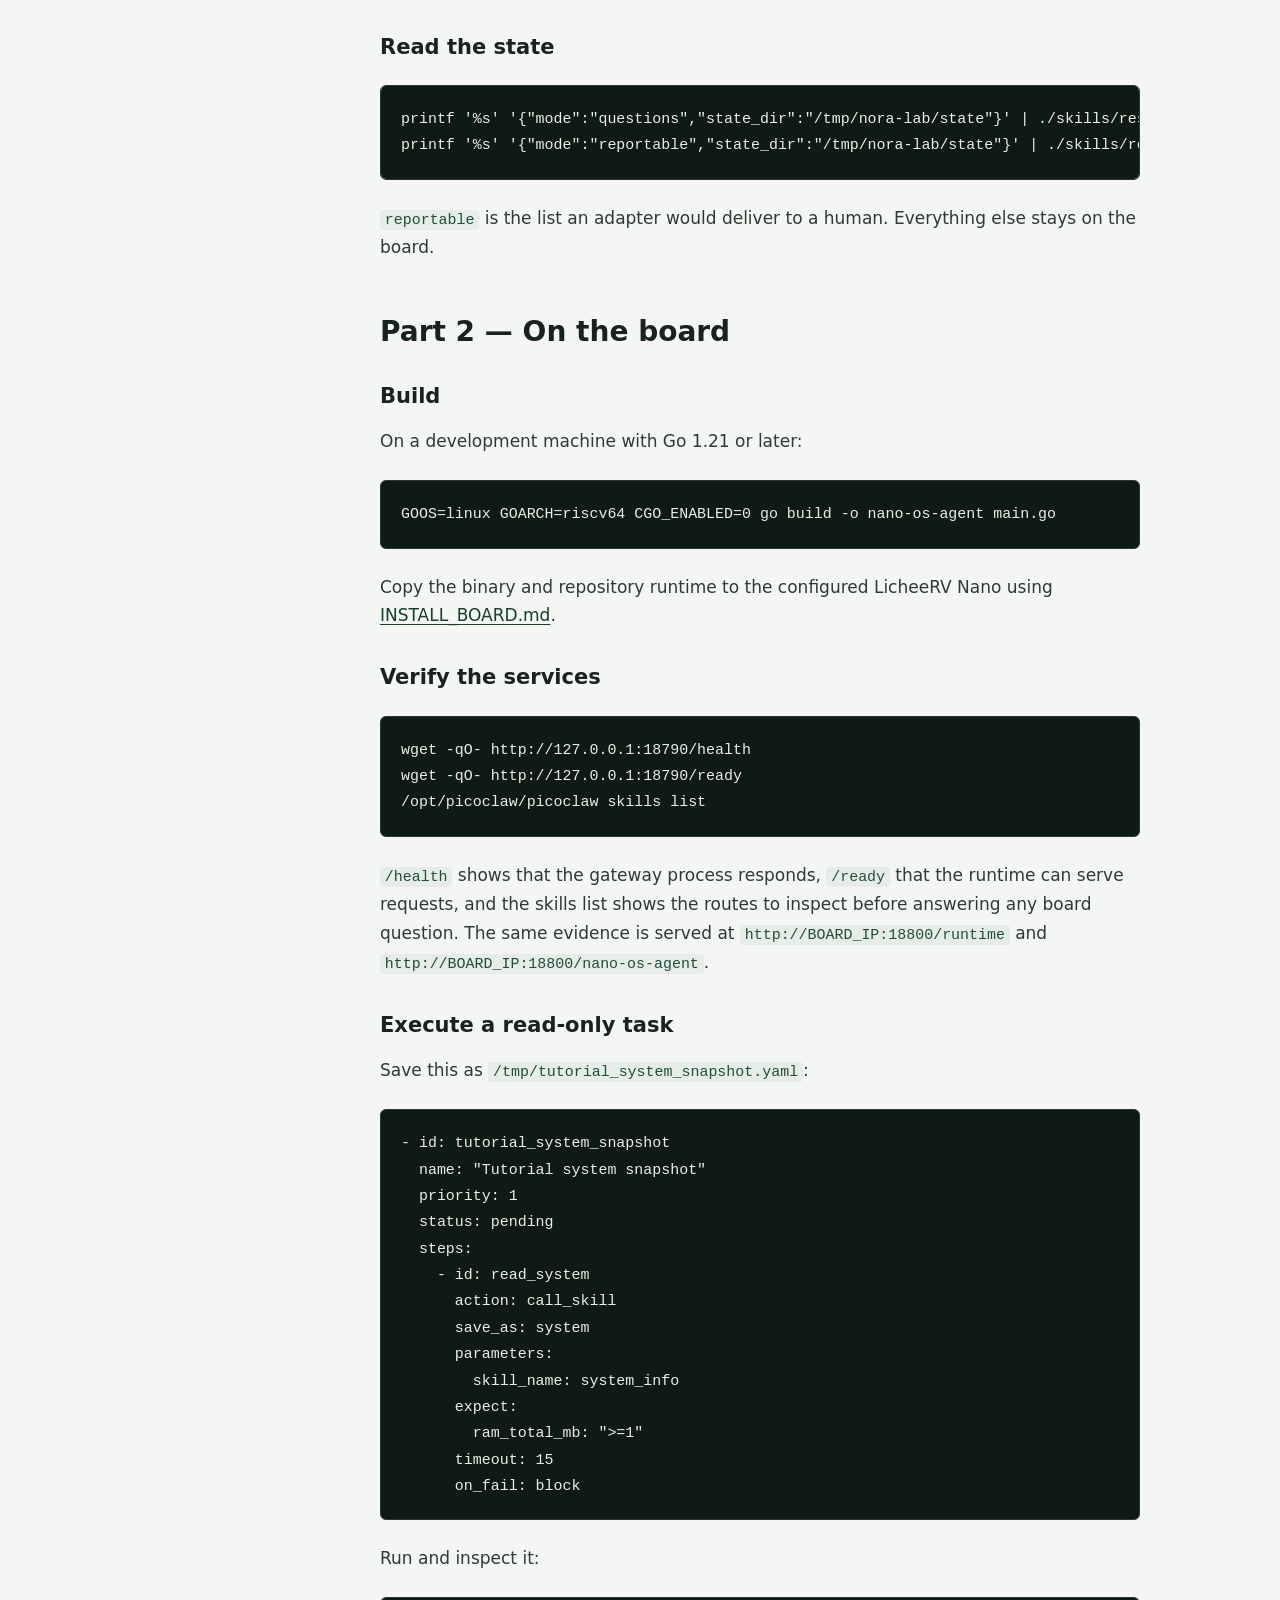
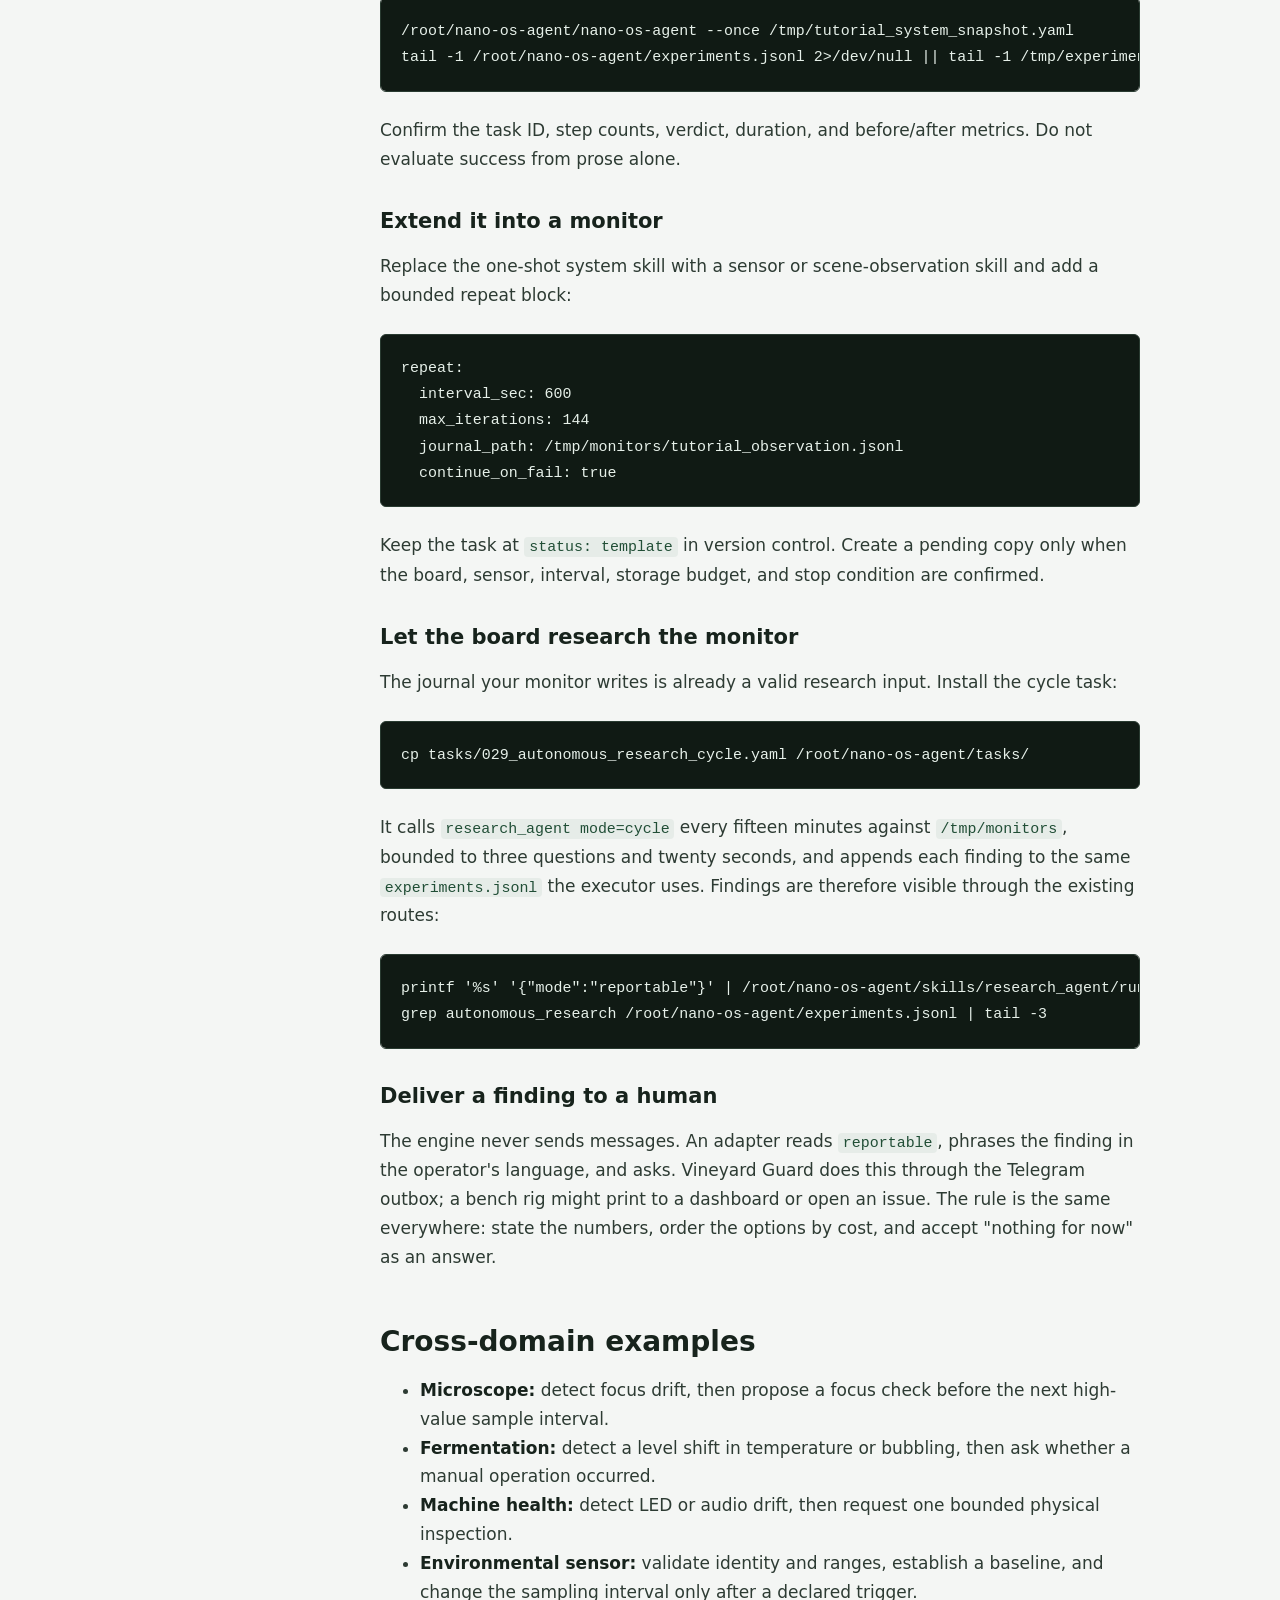
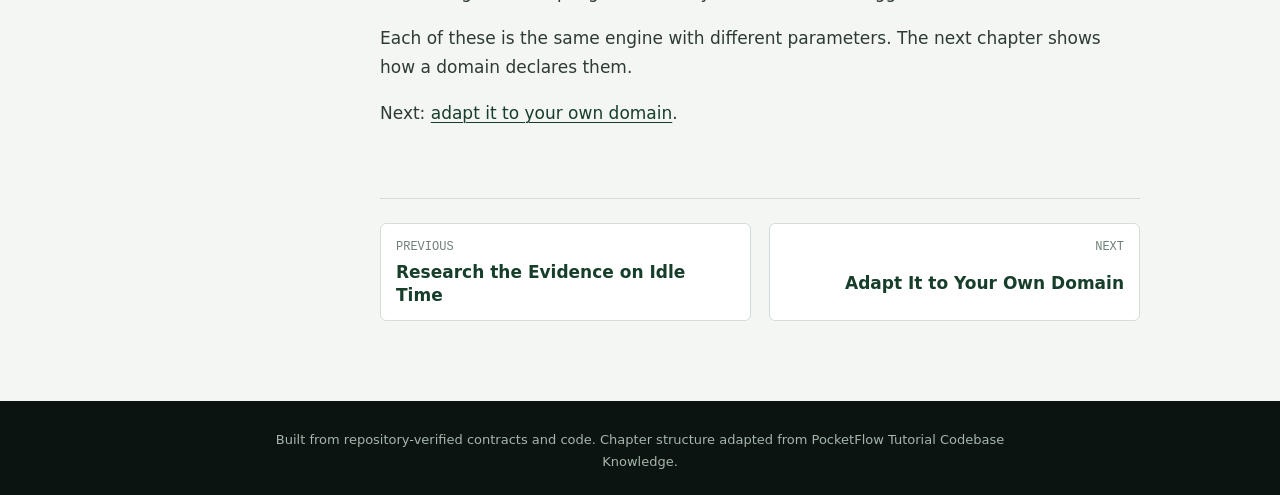
<file: 07-run-an-experiment.html>
<!doctype html>
<html lang="en">
<head>
  <meta charset="utf-8">
  <meta name="viewport" content="width=device-width, initial-scale=1">
  <meta name="description" content="Start on a laptop, move to hardware, turn one reading into a monitor, and let the board research what it recorded.">
  <meta name="theme-color" content="#0b1410">
  <title>Run and Extend an Experiment / nora</title>
  <link rel="stylesheet" href="assets/site.css">
</head>
<body class="">
  <a class="skip-link" href="#content">Skip to content</a>
  <div class="reading-progress" aria-hidden="true"><span style="width:89%"></span></div>
  <header class="topbar">
    <a class="brand" href="index.html"><span class="brand-mark">N</span><span>nora</span></a>
    <nav class="top-links" aria-label="Project links">
      <a href="https://github.com/vbaulin/nora/blob/main/README.md">README</a>
      <a href="https://github.com/vbaulin/nora">GitHub</a>
    </nav>
  </header>
  
        <header class="chapter-heading">
          <p class="eyebrow">Chapter 7</p>
          <h1>Run and Extend an Experiment</h1>
          <p>Start on a laptop, move to hardware, turn one reading into a monitor, and let the board research what it recorded.</p>
          <div class="chapter-meta">Chapter 7 of 8 / 4 min read</div>
        </header>
        
  <details class="mobile-nav">
    <summary>Browse chapters</summary>
    <nav class="mobile-chapter-links" aria-label="Tutorial chapters"><a class="" href="index.html">Overview</a><a class="" href="01-reasoning-and-execution.html">1. Reasoning and Deterministic Execution</a><a class="" href="02-task-contract.html">2. Tasks, Steps, and Journals</a><a class="" href="03-skill-lifecycle.html">3. Skills and the Hardware Boundary</a><a class="" href="04-evidence-release.html">4. Evidence Memory and Release Gates</a><a class="" href="05-proactive-dialogue.html">5. Proactive Dialogue and Confirmation</a><a class="" href="06-research-and-adaptation.html">6. Research the Evidence on Idle Time</a><a class="active" href="07-run-an-experiment.html" aria-current="page">7. Run and Extend an Experiment</a><a class="" href="08-vineyard-guard.html">8. Adapt It to Your Own Domain</a></nav>
  </details>
  <div class="docs-shell">
    <aside class="sidebar">
      <p class="sidebar-label">Tutorial chapters</p>
      <nav class="chapter-links" aria-label="Tutorial chapters"><a class="" href="index.html">Overview</a><a class="" href="01-reasoning-and-execution.html">1. Reasoning and Deterministic Execution</a><a class="" href="02-task-contract.html">2. Tasks, Steps, and Journals</a><a class="" href="03-skill-lifecycle.html">3. Skills and the Hardware Boundary</a><a class="" href="04-evidence-release.html">4. Evidence Memory and Release Gates</a><a class="" href="05-proactive-dialogue.html">5. Proactive Dialogue and Confirmation</a><a class="" href="06-research-and-adaptation.html">6. Research the Evidence on Idle Time</a><a class="active" href="07-run-an-experiment.html" aria-current="page">7. Run and Extend an Experiment</a><a class="" href="08-vineyard-guard.html">8. Adapt It to Your Own Domain</a></nav>
      <div class="sidebar-note">
        <strong>Evidence rule</strong>
        <span>Observed, confirmed, sourced, and proposed are different states.</span>
      </div>
    </aside>
    <main id="content" class="content">
      <p>This chapter is the operational path from nothing to a board that studies its
own measurements. Everything up to hardware runs on a laptop with Python 3
alone. No board, no install, no keys.</p>
<h2 id="part-1-on-your-laptop">Part 1 — On your laptop</h2>
<h3 id="run-one-analysis">Run one analysis</h3>
<p>From the repository root, ask a question about a file you make yourself:</p>
<pre><code class="language-bash">mkdir -p /tmp/nora-lab &amp;&amp; python3 - &lt;&lt;'PY'
import json, datetime as dt
now = dt.datetime.now(dt.timezone.utc)
rows = [
    {
        &quot;timestamp&quot;: (now - dt.timedelta(hours=(36 - i))).isoformat(),
        &quot;weight_g&quot;: round(200 + (0 if i &lt; 18 else 14) + (i % 3) * 0.4, 2),
    }
    for i in range(36)
]
open(&quot;/tmp/nora-lab/scale.jsonl&quot;, &quot;w&quot;).write(&quot;\n&quot;.join(json.dumps(r) for r in rows))
PY
printf '%s' '{&quot;mode&quot;:&quot;investigate&quot;,&quot;state_dir&quot;:&quot;/tmp/nora-lab/state&quot;,&quot;analysis&quot;:&quot;level_shift&quot;,&quot;subject&quot;:&quot;scale&quot;,&quot;params&quot;:{&quot;source&quot;:{&quot;kind&quot;:&quot;journal&quot;,&quot;path&quot;:&quot;/tmp/nora-lab/scale.jsonl&quot;},&quot;key&quot;:&quot;weight_g&quot;}}' | ./skills/research_agent/run.sh
</code></pre>
<p>The verdict is <code>material_unresolved</code>: the second half of the record sits about
14 g above the first, far beyond the within-half spread. The finding names its
own limitation — a level shift is a change in the record, not an explanation
for it.</p>
<h3 id="let-it-find-the-question-itself">Let it find the question itself</h3>
<p>Point a cycle at the directory instead of naming an analysis:</p>
<pre><code class="language-bash">printf '%s' '{&quot;mode&quot;:&quot;cycle&quot;,&quot;state_dir&quot;:&quot;/tmp/nora-lab/state&quot;,&quot;journal_dirs&quot;:&quot;/tmp/nora-lab&quot;}' | ./skills/research_agent/run.sh
</code></pre>
<p><code>raised</code> shows the question the scan wrote for itself. Run the command a second
time: <code>raised</code> and <code>investigated</code> are both empty. A question it already knows is
not news, and a question it could not close is re-checked on an interval —
every six hours by default — rather than re-derived every cycle.</p>
<h3 id="read-the-state">Read the state</h3>
<pre><code class="language-bash">printf '%s' '{&quot;mode&quot;:&quot;questions&quot;,&quot;state_dir&quot;:&quot;/tmp/nora-lab/state&quot;}' | ./skills/research_agent/run.sh
printf '%s' '{&quot;mode&quot;:&quot;reportable&quot;,&quot;state_dir&quot;:&quot;/tmp/nora-lab/state&quot;}' | ./skills/research_agent/run.sh
</code></pre>
<p><code>reportable</code> is the list an adapter would deliver to a human. Everything else
stays on the board.</p>
<h2 id="part-2-on-the-board">Part 2 — On the board</h2>
<h3 id="build">Build</h3>
<p>On a development machine with Go 1.21 or later:</p>
<pre><code class="language-bash">GOOS=linux GOARCH=riscv64 CGO_ENABLED=0 go build -o nano-os-agent main.go
</code></pre>
<p>Copy the binary and repository runtime to the configured LicheeRV Nano using
<a href="https://github.com/vbaulin/nora/blob/main/INSTALL_BOARD.md">INSTALL_BOARD.md</a>.</p>
<h3 id="verify-the-services">Verify the services</h3>
<pre><code class="language-bash">wget -qO- http://127.0.0.1:18790/health
wget -qO- http://127.0.0.1:18790/ready
/opt/picoclaw/picoclaw skills list
</code></pre>
<p><code>/health</code> shows that the gateway process responds, <code>/ready</code> that the runtime can
serve requests, and the skills list shows the routes to inspect before
answering any board question. The same evidence is served at
<code>http://BOARD_IP:18800/runtime</code> and <code>http://BOARD_IP:18800/nano-os-agent</code>.</p>
<h3 id="execute-a-read-only-task">Execute a read-only task</h3>
<p>Save this as <code>/tmp/tutorial_system_snapshot.yaml</code>:</p>
<pre><code class="language-yaml">- id: tutorial_system_snapshot
  name: &quot;Tutorial system snapshot&quot;
  priority: 1
  status: pending
  steps:
    - id: read_system
      action: call_skill
      save_as: system
      parameters:
        skill_name: system_info
      expect:
        ram_total_mb: &quot;&gt;=1&quot;
      timeout: 15
      on_fail: block
</code></pre>
<p>Run and inspect it:</p>
<pre><code class="language-bash">/root/nano-os-agent/nano-os-agent --once /tmp/tutorial_system_snapshot.yaml
tail -1 /root/nano-os-agent/experiments.jsonl 2&gt;/dev/null || tail -1 /tmp/experiments.jsonl
</code></pre>
<p>Confirm the task ID, step counts, verdict, duration, and before/after metrics.
Do not evaluate success from prose alone.</p>
<h3 id="extend-it-into-a-monitor">Extend it into a monitor</h3>
<p>Replace the one-shot system skill with a sensor or scene-observation skill and
add a bounded repeat block:</p>
<pre><code class="language-yaml">repeat:
  interval_sec: 600
  max_iterations: 144
  journal_path: /tmp/monitors/tutorial_observation.jsonl
  continue_on_fail: true
</code></pre>
<p>Keep the task at <code>status: template</code> in version control. Create a pending copy
only when the board, sensor, interval, storage budget, and stop condition are
confirmed.</p>
<h3 id="let-the-board-research-the-monitor">Let the board research the monitor</h3>
<p>The journal your monitor writes is already a valid research input. Install the
cycle task:</p>
<pre><code class="language-bash">cp tasks/029_autonomous_research_cycle.yaml /root/nano-os-agent/tasks/
</code></pre>
<p>It calls <code>research_agent mode=cycle</code> every fifteen minutes against
<code>/tmp/monitors</code>, bounded to three questions and twenty seconds, and appends
each finding to the same <code>experiments.jsonl</code> the executor uses. Findings are
therefore visible through the existing routes:</p>
<pre><code class="language-bash">printf '%s' '{&quot;mode&quot;:&quot;reportable&quot;}' | /root/nano-os-agent/skills/research_agent/run.sh
grep autonomous_research /root/nano-os-agent/experiments.jsonl | tail -3
</code></pre>
<h3 id="deliver-a-finding-to-a-human">Deliver a finding to a human</h3>
<p>The engine never sends messages. An adapter reads <code>reportable</code>, phrases the
finding in the operator's language, and asks. Vineyard Guard does this through
the Telegram outbox; a bench rig might print to a dashboard or open an issue.
The rule is the same everywhere: state the numbers, order the options by cost,
and accept "nothing for now" as an answer.</p>
<h2 id="cross-domain-examples">Cross-domain examples</h2>
<ul>
<li><strong>Microscope:</strong> detect focus drift, then propose a focus check before the
  next high-value sample interval.</li>
<li><strong>Fermentation:</strong> detect a level shift in temperature or bubbling, then ask
  whether a manual operation occurred.</li>
<li><strong>Machine health:</strong> detect LED or audio drift, then request one bounded
  physical inspection.</li>
<li><strong>Environmental sensor:</strong> validate identity and ranges, establish a baseline,
  and change the sampling interval only after a declared trigger.</li>
</ul>
<p>Each of these is the same engine with different parameters. The next chapter
shows how a domain declares them.</p>
<p>Next: <a href="08-vineyard-guard.html">adapt it to your own domain</a>.</p>
      <nav class="chapter-footer" aria-label="Previous and next chapter"><a class="chapter-direction previous" href="06-research-and-adaptation.html"><span>Previous</span><strong>Research the Evidence on Idle Time</strong></a><a class="chapter-direction next" href="08-vineyard-guard.html"><span>Next</span><strong>Adapt It to Your Own Domain</strong></a></nav>
    </main>
  </div>
  <footer class="site-footer">
    <p>Built from repository-verified contracts and code. Chapter structure adapted from PocketFlow Tutorial Codebase Knowledge.</p>
  </footer>
  <script type="module" src="assets/site.js"></script>
</body>
</html>
</file>
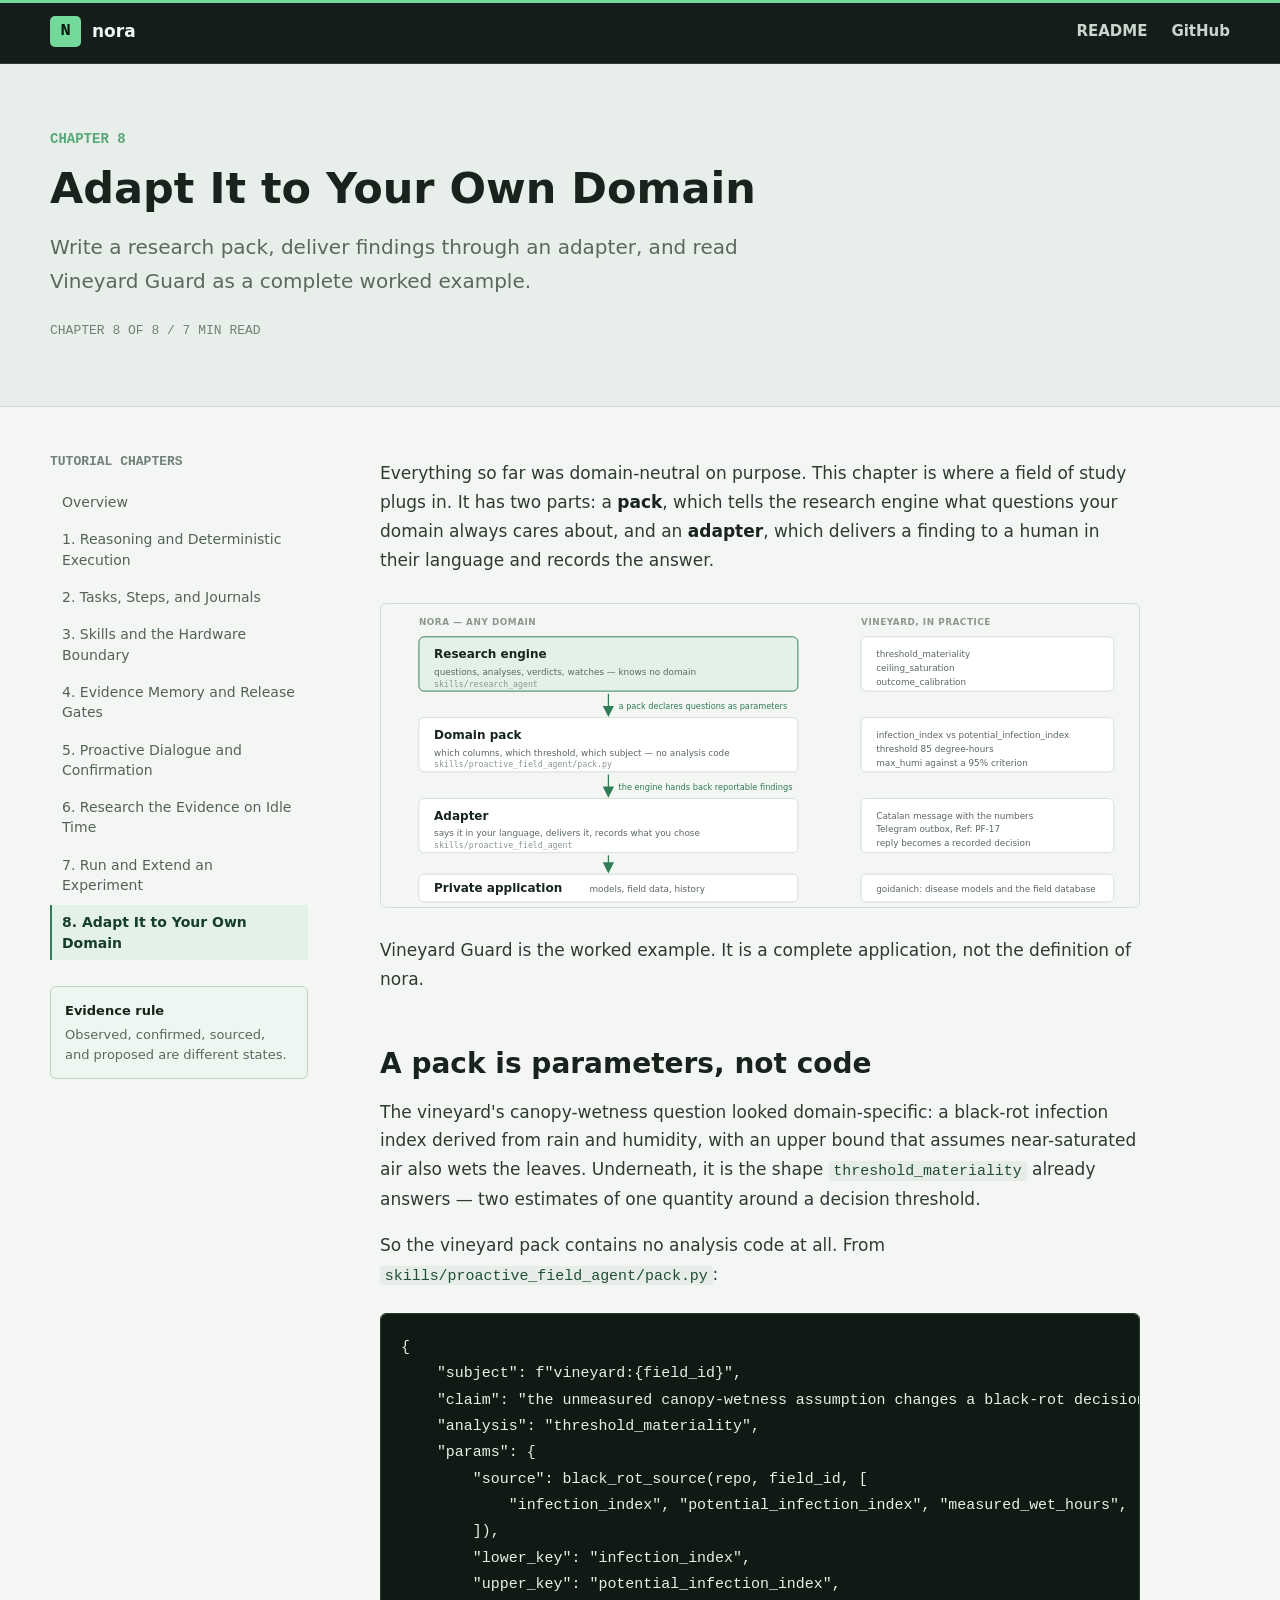
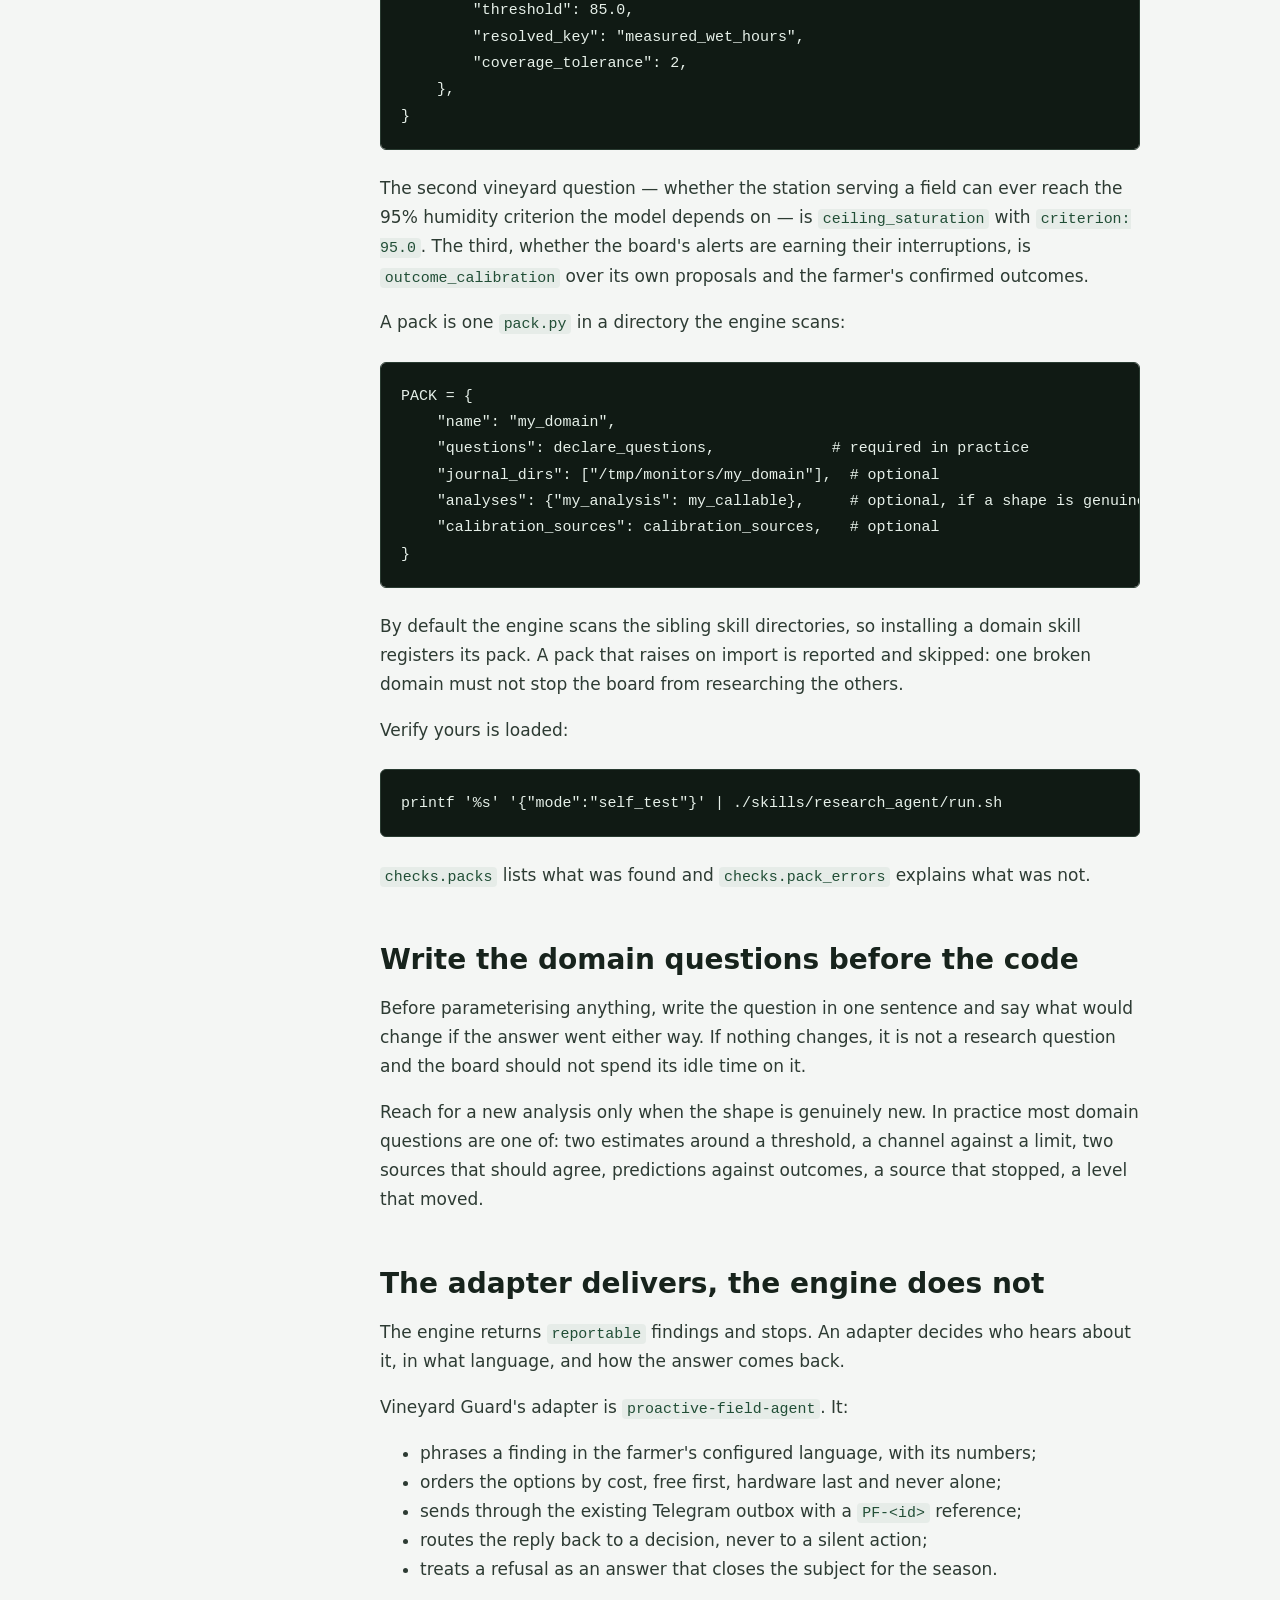
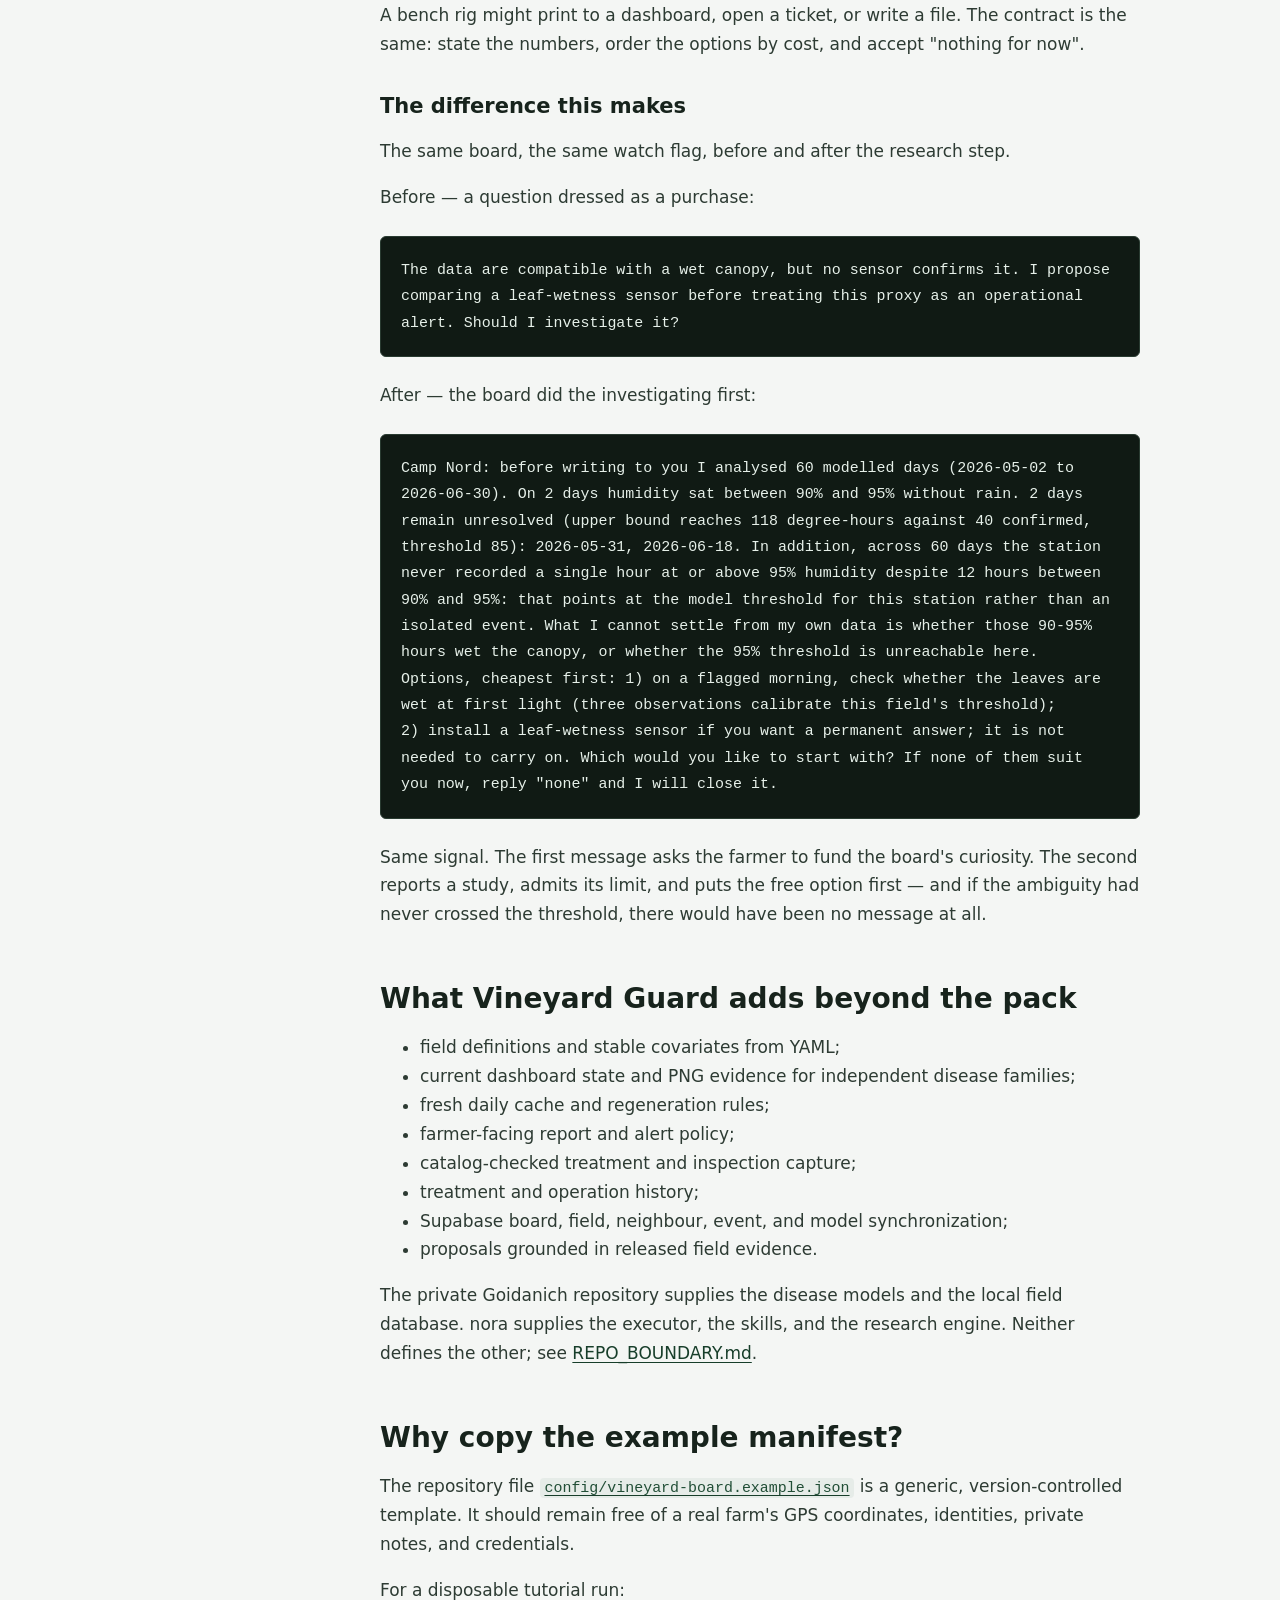
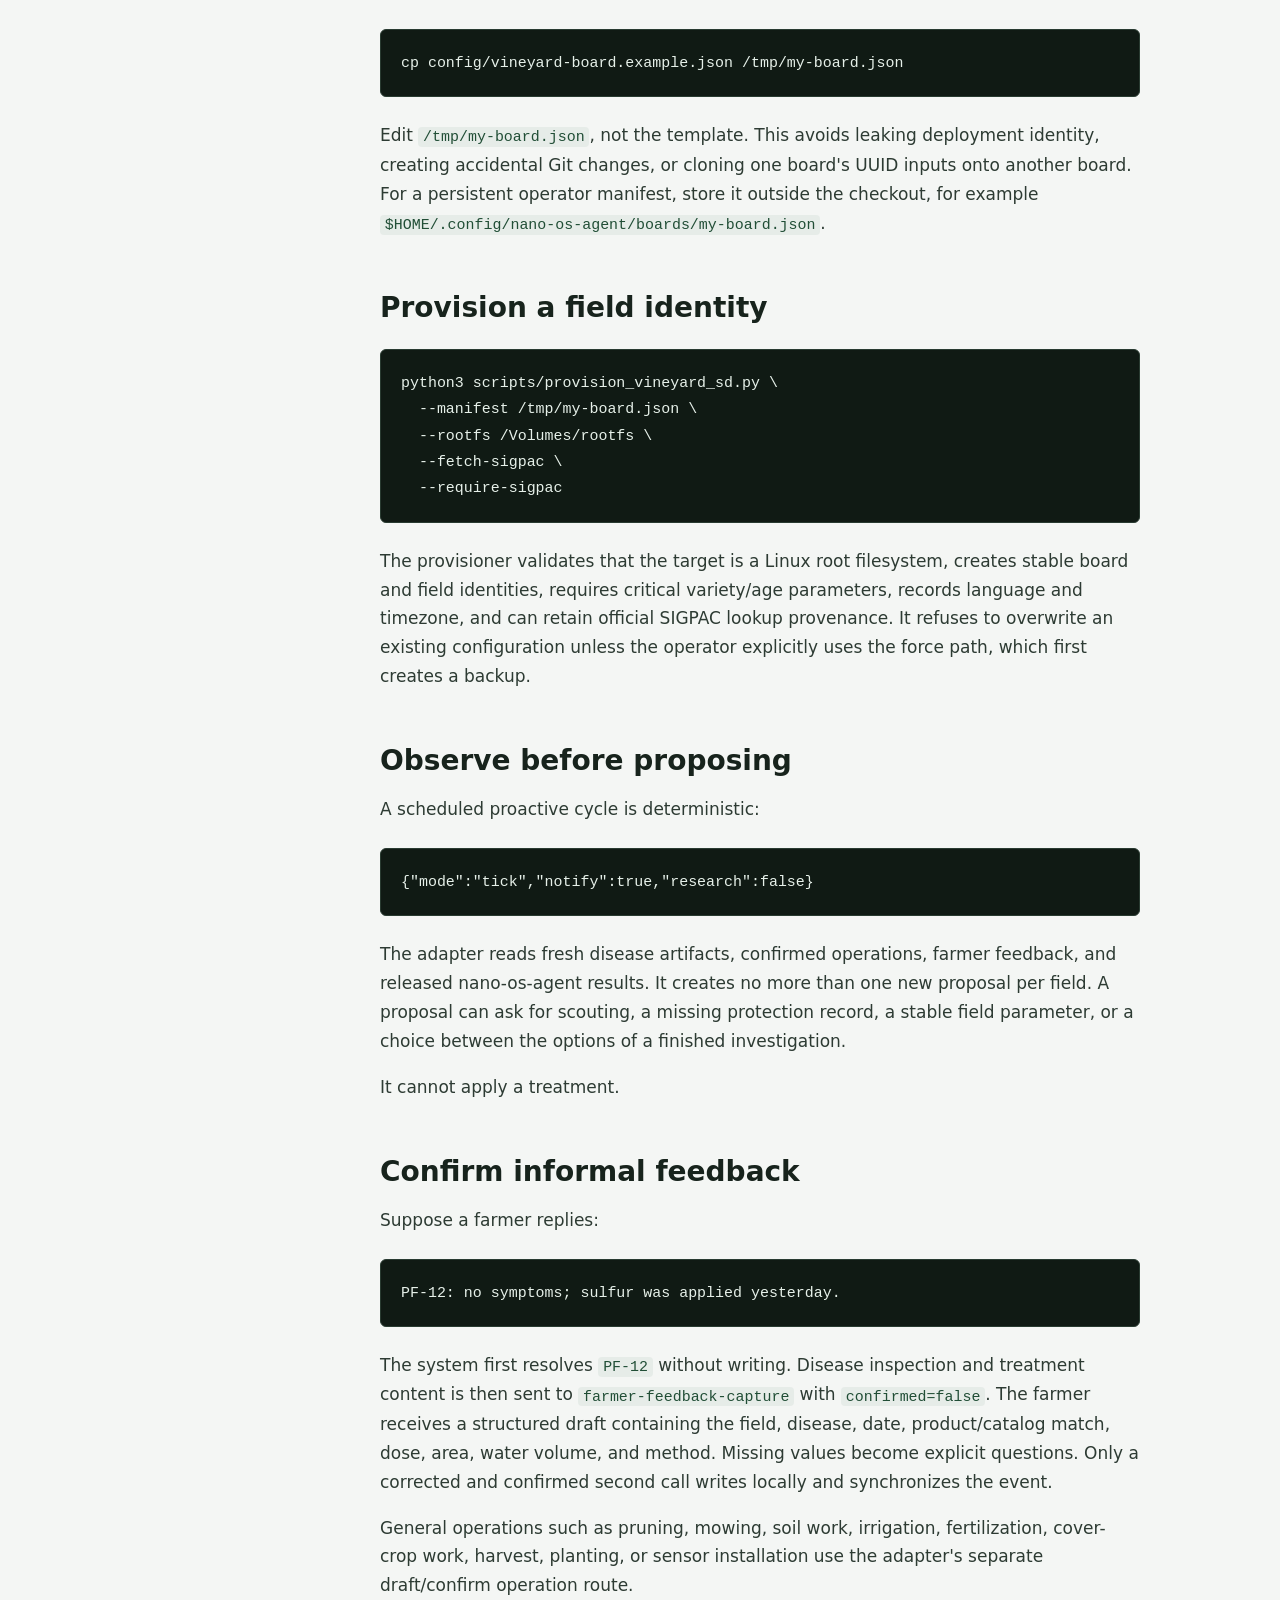
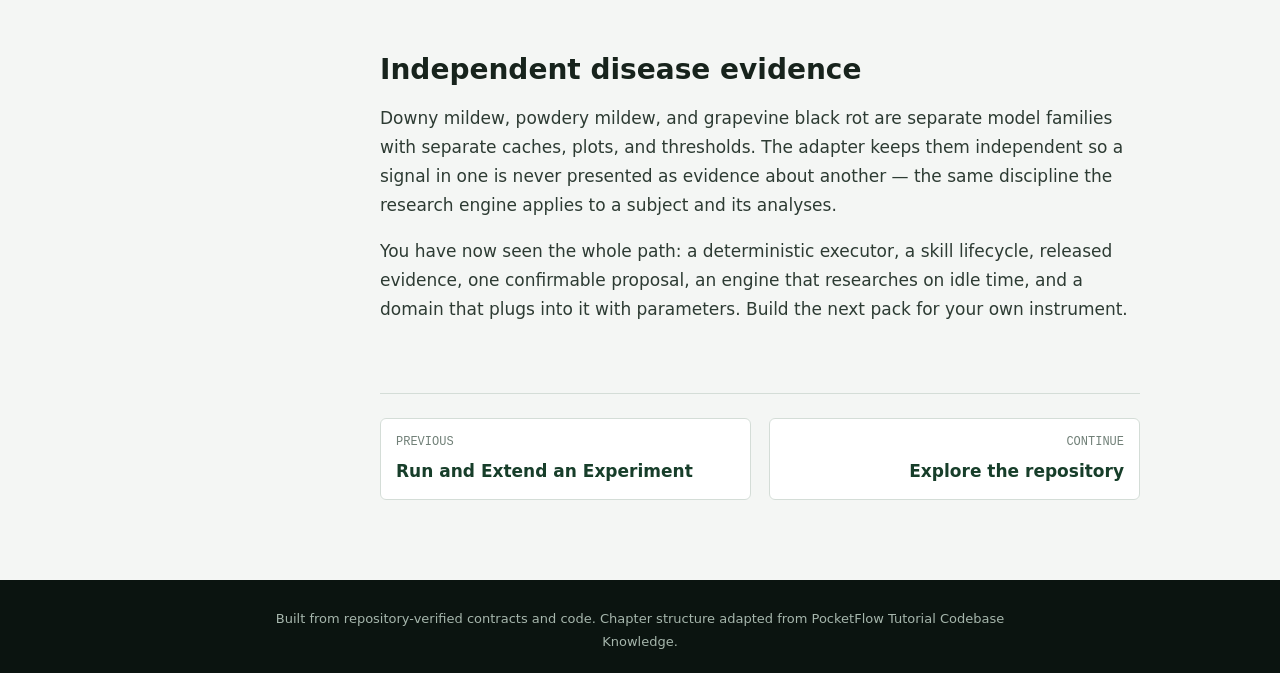
<file: 08-vineyard-guard.html>
<!doctype html>
<html lang="en">
<head>
  <meta charset="utf-8">
  <meta name="viewport" content="width=device-width, initial-scale=1">
  <meta name="description" content="Write a research pack, deliver findings through an adapter, and read Vineyard Guard as a complete worked example.">
  <meta name="theme-color" content="#0b1410">
  <title>Adapt It to Your Own Domain / nora</title>
  <link rel="stylesheet" href="assets/site.css">
</head>
<body class="">
  <a class="skip-link" href="#content">Skip to content</a>
  <div class="reading-progress" aria-hidden="true"><span style="width:100%"></span></div>
  <header class="topbar">
    <a class="brand" href="index.html"><span class="brand-mark">N</span><span>nora</span></a>
    <nav class="top-links" aria-label="Project links">
      <a href="https://github.com/vbaulin/nora/blob/main/README.md">README</a>
      <a href="https://github.com/vbaulin/nora">GitHub</a>
    </nav>
  </header>
  
        <header class="chapter-heading">
          <p class="eyebrow">Chapter 8</p>
          <h1>Adapt It to Your Own Domain</h1>
          <p>Write a research pack, deliver findings through an adapter, and read Vineyard Guard as a complete worked example.</p>
          <div class="chapter-meta">Chapter 8 of 8 / 7 min read</div>
        </header>
        
  <details class="mobile-nav">
    <summary>Browse chapters</summary>
    <nav class="mobile-chapter-links" aria-label="Tutorial chapters"><a class="" href="index.html">Overview</a><a class="" href="01-reasoning-and-execution.html">1. Reasoning and Deterministic Execution</a><a class="" href="02-task-contract.html">2. Tasks, Steps, and Journals</a><a class="" href="03-skill-lifecycle.html">3. Skills and the Hardware Boundary</a><a class="" href="04-evidence-release.html">4. Evidence Memory and Release Gates</a><a class="" href="05-proactive-dialogue.html">5. Proactive Dialogue and Confirmation</a><a class="" href="06-research-and-adaptation.html">6. Research the Evidence on Idle Time</a><a class="" href="07-run-an-experiment.html">7. Run and Extend an Experiment</a><a class="active" href="08-vineyard-guard.html" aria-current="page">8. Adapt It to Your Own Domain</a></nav>
  </details>
  <div class="docs-shell">
    <aside class="sidebar">
      <p class="sidebar-label">Tutorial chapters</p>
      <nav class="chapter-links" aria-label="Tutorial chapters"><a class="" href="index.html">Overview</a><a class="" href="01-reasoning-and-execution.html">1. Reasoning and Deterministic Execution</a><a class="" href="02-task-contract.html">2. Tasks, Steps, and Journals</a><a class="" href="03-skill-lifecycle.html">3. Skills and the Hardware Boundary</a><a class="" href="04-evidence-release.html">4. Evidence Memory and Release Gates</a><a class="" href="05-proactive-dialogue.html">5. Proactive Dialogue and Confirmation</a><a class="" href="06-research-and-adaptation.html">6. Research the Evidence on Idle Time</a><a class="" href="07-run-an-experiment.html">7. Run and Extend an Experiment</a><a class="active" href="08-vineyard-guard.html" aria-current="page">8. Adapt It to Your Own Domain</a></nav>
      <div class="sidebar-note">
        <strong>Evidence rule</strong>
        <span>Observed, confirmed, sourced, and proposed are different states.</span>
      </div>
    </aside>
    <main id="content" class="content">
      <p>Everything so far was domain-neutral on purpose. This chapter is where a field
of study plugs in. It has two parts: a <strong>pack</strong>, which tells the research engine
what questions your domain always cares about, and an <strong>adapter</strong>, which
delivers a finding to a human in their language and records the answer.</p>
<p><img alt="Four layers: the engine holds the analyses, a pack declares questions as parameters, an adapter speaks to a person, and the private application holds models and data" src="assets/readme/domain-layers.svg"></p>
<p>Vineyard Guard is the worked example. It is a complete application, not the
definition of nora.</p>
<h2 id="a-pack-is-parameters-not-code">A pack is parameters, not code</h2>
<p>The vineyard's canopy-wetness question looked domain-specific: a black-rot
infection index derived from rain and humidity, with an upper bound that
assumes near-saturated air also wets the leaves. Underneath, it is the shape
<code>threshold_materiality</code> already answers — two estimates of one quantity around
a decision threshold.</p>
<p>So the vineyard pack contains no analysis code at all. From
<code>skills/proactive_field_agent/pack.py</code>:</p>
<pre><code class="language-python">{
    &quot;subject&quot;: f&quot;vineyard:{field_id}&quot;,
    &quot;claim&quot;: &quot;the unmeasured canopy-wetness assumption changes a black-rot decision&quot;,
    &quot;analysis&quot;: &quot;threshold_materiality&quot;,
    &quot;params&quot;: {
        &quot;source&quot;: black_rot_source(repo, field_id, [
            &quot;infection_index&quot;, &quot;potential_infection_index&quot;, &quot;measured_wet_hours&quot;,
        ]),
        &quot;lower_key&quot;: &quot;infection_index&quot;,
        &quot;upper_key&quot;: &quot;potential_infection_index&quot;,
        &quot;threshold&quot;: 85.0,
        &quot;resolved_key&quot;: &quot;measured_wet_hours&quot;,
        &quot;coverage_tolerance&quot;: 2,
    },
}
</code></pre>
<p>The second vineyard question — whether the station serving a field can ever
reach the 95% humidity criterion the model depends on — is <code>ceiling_saturation</code>
with <code>criterion: 95.0</code>. The third, whether the board's alerts are earning their
interruptions, is <code>outcome_calibration</code> over its own proposals and the farmer's
confirmed outcomes.</p>
<p>A pack is one <code>pack.py</code> in a directory the engine scans:</p>
<pre><code class="language-python">PACK = {
    &quot;name&quot;: &quot;my_domain&quot;,
    &quot;questions&quot;: declare_questions,             # required in practice
    &quot;journal_dirs&quot;: [&quot;/tmp/monitors/my_domain&quot;],  # optional
    &quot;analyses&quot;: {&quot;my_analysis&quot;: my_callable},     # optional, if a shape is genuinely new
    &quot;calibration_sources&quot;: calibration_sources,   # optional
}
</code></pre>
<p>By default the engine scans the sibling skill directories, so installing a
domain skill registers its pack. A pack that raises on import is reported and
skipped: one broken domain must not stop the board from researching the others.</p>
<p>Verify yours is loaded:</p>
<pre><code class="language-bash">printf '%s' '{&quot;mode&quot;:&quot;self_test&quot;}' | ./skills/research_agent/run.sh
</code></pre>
<p><code>checks.packs</code> lists what was found and <code>checks.pack_errors</code> explains what was
not.</p>
<h2 id="write-the-domain-questions-before-the-code">Write the domain questions before the code</h2>
<p>Before parameterising anything, write the question in one sentence and say what
would change if the answer went either way. If nothing changes, it is not a
research question and the board should not spend its idle time on it.</p>
<p>Reach for a new analysis only when the shape is genuinely new. In practice most
domain questions are one of: two estimates around a threshold, a channel
against a limit, two sources that should agree, predictions against outcomes, a
source that stopped, a level that moved.</p>
<h2 id="the-adapter-delivers-the-engine-does-not">The adapter delivers, the engine does not</h2>
<p>The engine returns <code>reportable</code> findings and stops. An adapter decides who
hears about it, in what language, and how the answer comes back.</p>
<p>Vineyard Guard's adapter is <code>proactive-field-agent</code>. It:</p>
<ul>
<li>phrases a finding in the farmer's configured language, with its numbers;</li>
<li>orders the options by cost, free first, hardware last and never alone;</li>
<li>sends through the existing Telegram outbox with a <code>PF-&lt;id&gt;</code> reference;</li>
<li>routes the reply back to a decision, never to a silent action;</li>
<li>treats a refusal as an answer that closes the subject for the season.</li>
</ul>
<p>A bench rig might print to a dashboard, open a ticket, or write a file. The
contract is the same: state the numbers, order the options by cost, and accept
"nothing for now".</p>
<h3 id="the-difference-this-makes">The difference this makes</h3>
<p>The same board, the same watch flag, before and after the research step.</p>
<p>Before — a question dressed as a purchase:</p>
<pre><code class="language-text">The data are compatible with a wet canopy, but no sensor confirms it. I propose
comparing a leaf-wetness sensor before treating this proxy as an operational
alert. Should I investigate it?
</code></pre>
<p>After — the board did the investigating first:</p>
<pre><code class="language-text">Camp Nord: before writing to you I analysed 60 modelled days (2026-05-02 to
2026-06-30). On 2 days humidity sat between 90% and 95% without rain. 2 days
remain unresolved (upper bound reaches 118 degree-hours against 40 confirmed,
threshold 85): 2026-05-31, 2026-06-18. In addition, across 60 days the station
never recorded a single hour at or above 95% humidity despite 12 hours between
90% and 95%: that points at the model threshold for this station rather than an
isolated event. What I cannot settle from my own data is whether those 90-95%
hours wet the canopy, or whether the 95% threshold is unreachable here.
Options, cheapest first: 1) on a flagged morning, check whether the leaves are
wet at first light (three observations calibrate this field's threshold);
2) install a leaf-wetness sensor if you want a permanent answer; it is not
needed to carry on. Which would you like to start with? If none of them suit
you now, reply &quot;none&quot; and I will close it.
</code></pre>
<p>Same signal. The first message asks the farmer to fund the board's curiosity.
The second reports a study, admits its limit, and puts the free option first —
and if the ambiguity had never crossed the threshold, there would have been no
message at all.</p>
<h2 id="what-vineyard-guard-adds-beyond-the-pack">What Vineyard Guard adds beyond the pack</h2>
<ul>
<li>field definitions and stable covariates from YAML;</li>
<li>current dashboard state and PNG evidence for independent disease families;</li>
<li>fresh daily cache and regeneration rules;</li>
<li>farmer-facing report and alert policy;</li>
<li>catalog-checked treatment and inspection capture;</li>
<li>treatment and operation history;</li>
<li>Supabase board, field, neighbour, event, and model synchronization;</li>
<li>proposals grounded in released field evidence.</li>
</ul>
<p>The private Goidanich repository supplies the disease models and the local
field database. nora supplies the executor, the skills, and the research
engine. Neither defines the other; see
<a href="https://github.com/vbaulin/nora/blob/main/REPO_BOUNDARY.md">REPO_BOUNDARY.md</a>.</p>
<h2 id="why-copy-the-example-manifest">Why copy the example manifest?</h2>
<p>The repository file
<a href="https://github.com/vbaulin/nora/blob/main/config/vineyard-board.example.json"><code>config/vineyard-board.example.json</code></a>
is a generic, version-controlled template. It should remain free of a real
farm's GPS coordinates, identities, private notes, and credentials.</p>
<p>For a disposable tutorial run:</p>
<pre><code class="language-bash">cp config/vineyard-board.example.json /tmp/my-board.json
</code></pre>
<p>Edit <code>/tmp/my-board.json</code>, not the template. This avoids leaking deployment
identity, creating accidental Git changes, or cloning one board's UUID inputs
onto another board. For a persistent operator manifest, store it outside the
checkout, for example <code>$HOME/.config/nano-os-agent/boards/my-board.json</code>.</p>
<h2 id="provision-a-field-identity">Provision a field identity</h2>
<pre><code class="language-bash">python3 scripts/provision_vineyard_sd.py \
  --manifest /tmp/my-board.json \
  --rootfs /Volumes/rootfs \
  --fetch-sigpac \
  --require-sigpac
</code></pre>
<p>The provisioner validates that the target is a Linux root filesystem, creates
stable board and field identities, requires critical variety/age parameters,
records language and timezone, and can retain official SIGPAC lookup
provenance. It refuses to overwrite an existing configuration unless the
operator explicitly uses the force path, which first creates a backup.</p>
<h2 id="observe-before-proposing">Observe before proposing</h2>
<p>A scheduled proactive cycle is deterministic:</p>
<pre><code class="language-json">{&quot;mode&quot;:&quot;tick&quot;,&quot;notify&quot;:true,&quot;research&quot;:false}
</code></pre>
<p>The adapter reads fresh disease artifacts, confirmed operations, farmer
feedback, and released nano-os-agent results. It creates no more than one new
proposal per field. A proposal can ask for scouting, a missing protection
record, a stable field parameter, or a choice between the options of a finished
investigation.</p>
<p>It cannot apply a treatment.</p>
<h2 id="confirm-informal-feedback">Confirm informal feedback</h2>
<p>Suppose a farmer replies:</p>
<pre><code class="language-text">PF-12: no symptoms; sulfur was applied yesterday.
</code></pre>
<p>The system first resolves <code>PF-12</code> without writing. Disease inspection and
treatment content is then sent to <code>farmer-feedback-capture</code> with
<code>confirmed=false</code>. The farmer receives a structured draft containing the field,
disease, date, product/catalog match, dose, area, water volume, and method.
Missing values become explicit questions. Only a corrected and confirmed second
call writes locally and synchronizes the event.</p>
<p>General operations such as pruning, mowing, soil work, irrigation,
fertilization, cover-crop work, harvest, planting, or sensor installation use
the adapter's separate draft/confirm operation route.</p>
<h2 id="independent-disease-evidence">Independent disease evidence</h2>
<p>Downy mildew, powdery mildew, and grapevine black rot are separate model
families with separate caches, plots, and thresholds. The adapter keeps them
independent so a signal in one is never presented as evidence about another —
the same discipline the research engine applies to a subject and its analyses.</p>
<p>You have now seen the whole path: a deterministic executor, a skill lifecycle,
released evidence, one confirmable proposal, an engine that researches on idle
time, and a domain that plugs into it with parameters. Build the next pack for
your own instrument.</p>
      <nav class="chapter-footer" aria-label="Previous and next chapter"><a class="chapter-direction previous" href="07-run-an-experiment.html"><span>Previous</span><strong>Run and Extend an Experiment</strong></a><a class="chapter-direction next" href="https://github.com/vbaulin/nora"><span>Continue</span><strong>Explore the repository</strong></a></nav>
    </main>
  </div>
  <footer class="site-footer">
    <p>Built from repository-verified contracts and code. Chapter structure adapted from PocketFlow Tutorial Codebase Knowledge.</p>
  </footer>
  <script type="module" src="assets/site.js"></script>
</body>
</html>
</file>
<file: assets/site.css>
:root {
  --ink: #17231c;
  --muted: #5a6860;
  --paper: #f4f6f4;
  --surface: #ffffff;
  --line: #d4ddd7;
  --deep: #0b1410;
  --green: #2f7d55;
  --green-dark: #173e2a;
  --green-soft: #e3f1e8;
  --amber: #a66d11;
  --blue: #285f8f;
  --code: #101a14;
  --content: 760px;
  color-scheme: light;
  font-family: Inter, ui-sans-serif, system-ui, -apple-system, BlinkMacSystemFont, "Segoe UI", sans-serif;
  letter-spacing: 0;
}

* {
  box-sizing: border-box;
  letter-spacing: 0;
}

html {
  scroll-behavior: smooth;
}

body {
  margin: 0;
  background: var(--paper);
  color: var(--ink);
  font-size: 17px;
  line-height: 1.7;
}

a {
  color: var(--green-dark);
  text-decoration-thickness: 1px;
  text-underline-offset: 3px;
}

a:hover {
  color: var(--blue);
}

.skip-link {
  position: fixed;
  left: 16px;
  top: -60px;
  z-index: 100;
  padding: 10px 14px;
  background: var(--surface);
  border: 2px solid var(--green);
}

.skip-link:focus {
  top: 12px;
}

.reading-progress {
  position: fixed;
  inset: 0 0 auto 0;
  height: 3px;
  background: #1e2b24;
  z-index: 30;
}

.reading-progress span {
  display: block;
  height: 100%;
  background: #72d99b;
}

.topbar {
  position: sticky;
  top: 0;
  z-index: 20;
  height: 64px;
  display: flex;
  align-items: center;
  justify-content: space-between;
  padding: 0 max(24px, calc((100vw - 1180px) / 2));
  color: #f2f7f3;
  background: rgba(11, 20, 16, 0.96);
  border-bottom: 1px solid #2a3d32;
}

.brand {
  display: inline-flex;
  align-items: center;
  gap: 11px;
  color: #f2f7f3;
  font-weight: 720;
  text-decoration: none;
}

.brand:hover {
  color: #ffffff;
}

.brand-mark {
  display: grid;
  width: 31px;
  height: 31px;
  place-items: center;
  color: var(--deep);
  background: #72d99b;
  border-radius: 5px;
  font-family: ui-monospace, SFMono-Regular, Menlo, Consolas, monospace;
  font-size: 17px;
  font-weight: 800;
}

.top-links {
  display: flex;
  gap: 24px;
}

.top-links a {
  color: #c8d6ce;
  font-size: 15px;
  font-weight: 650;
  text-decoration: none;
}

.top-links a:hover {
  color: #ffffff;
}

.home-hero {
  position: relative;
  min-height: 390px;
  display: flex;
  align-items: flex-end;
  background-image: url("licheerv-nano.jpg");
  background-position: center 55%;
  background-size: cover;
  color: #ffffff;
}

.home-hero::before {
  position: absolute;
  inset: 0;
  content: "";
  background: rgba(6, 15, 10, 0.72);
}

.hero-content {
  position: relative;
  width: min(1180px, calc(100% - 48px));
  margin: 0 auto;
  padding: 64px 0 50px;
}

.eyebrow {
  margin: 0 0 12px;
  color: #58a878;
  font-family: ui-monospace, SFMono-Regular, Menlo, Consolas, monospace;
  font-size: 14px;
  font-weight: 760;
  text-transform: uppercase;
}

.home-hero .eyebrow {
  color: #9ee2b9;
}

.home-hero h1 {
  max-width: 770px;
  margin: 0;
  color: #ffffff;
  font-size: 52px;
  line-height: 1.05;
}

.home-hero p:not(.eyebrow) {
  max-width: 710px;
  margin: 22px 0 0;
  color: #d7e2db;
  font-size: 21px;
  line-height: 1.55;
}

.hero-links {
  display: flex;
  flex-wrap: wrap;
  gap: 12px;
  margin-top: 28px;
}

.hero-links a {
  display: inline-flex;
  min-height: 44px;
  align-items: center;
  padding: 9px 15px;
  border: 1px solid #9ee2b9;
  border-radius: 5px;
  color: #ffffff;
  font-size: 15px;
  font-weight: 720;
  text-decoration: none;
}

.hero-links .primary-link {
  color: var(--deep);
  background: #9ee2b9;
}

.hero-links .secondary-link {
  background: rgba(11, 20, 16, 0.5);
}

.chapter-heading {
  padding: 64px max(24px, calc((100vw - 1180px) / 2));
  background: #e8eee9;
  border-bottom: 1px solid var(--line);
}

.chapter-heading h1 {
  max-width: 860px;
  margin: 0;
  font-size: 43px;
  line-height: 1.12;
}

.chapter-heading > p:not(.eyebrow) {
  max-width: 760px;
  margin: 18px 0 0;
  color: var(--muted);
  font-size: 20px;
}

.chapter-meta {
  margin-top: 22px;
  color: #718078;
  font-family: ui-monospace, SFMono-Regular, Menlo, Consolas, monospace;
  font-size: 13px;
  text-transform: uppercase;
}

.docs-shell {
  display: grid;
  width: min(1180px, calc(100% - 48px));
  margin: 0 auto;
  grid-template-columns: 258px minmax(0, var(--content));
  gap: 72px;
  justify-content: start;
}

.sidebar {
  position: sticky;
  top: 92px;
  align-self: start;
  max-height: calc(100vh - 116px);
  padding: 44px 0;
  overflow-y: auto;
}

.sidebar-label {
  margin: 0 0 12px;
  color: #718078;
  font-family: ui-monospace, SFMono-Regular, Menlo, Consolas, monospace;
  font-size: 13px;
  font-weight: 760;
  text-transform: uppercase;
}

.chapter-links {
  display: grid;
  gap: 3px;
}

.chapter-links a {
  padding: 7px 10px;
  border-left: 2px solid transparent;
  color: #536259;
  font-size: 14px;
  line-height: 1.45;
  text-decoration: none;
}

.chapter-links a:hover {
  color: var(--ink);
  background: #e8eee9;
}

.chapter-links a.active {
  border-left-color: var(--green);
  color: var(--green-dark);
  background: var(--green-soft);
  font-weight: 720;
}

.sidebar-note {
  display: grid;
  gap: 5px;
  margin-top: 26px;
  padding: 14px;
  border: 1px solid #bdd2c4;
  border-radius: 6px;
  background: #edf6f0;
  font-size: 13px;
  line-height: 1.5;
}

.sidebar-note span {
  color: var(--muted);
}

.content {
  min-width: 0;
  padding: 52px 0 80px;
}

.content > :first-child {
  margin-top: 0;
}

.content h2 {
  margin: 52px 0 15px;
  font-size: 28px;
  line-height: 1.25;
}

.content h3 {
  margin: 34px 0 12px;
  font-size: 21px;
  line-height: 1.3;
}

.content p,
.content li {
  color: #2d3b33;
}

.content strong {
  color: var(--ink);
}

.content img,
.content svg {
  display: block;
  max-width: 100%;
  height: auto;
  margin: 28px auto;
  border: 1px solid var(--line);
  border-radius: 6px;
}

.content blockquote {
  margin: 28px 0;
  padding: 4px 0 4px 22px;
  border-left: 4px solid var(--amber);
  color: #4c412f;
}

.content code {
  padding: 0.13em 0.32em;
  border-radius: 4px;
  background: #e6ece8;
  color: #214e36;
  font-family: ui-monospace, SFMono-Regular, Menlo, Consolas, monospace;
  font-size: 0.88em;
  overflow-wrap: anywhere;
}

.content pre {
  max-width: 100%;
  margin: 24px 0;
  padding: 20px;
  overflow-x: auto;
  border: 1px solid #293b31;
  border-radius: 6px;
  background: var(--code);
  color: #e6f0e9;
  line-height: 1.55;
}

.content pre code {
  padding: 0;
  background: transparent;
  color: inherit;
  overflow-wrap: normal;
}

.content table {
  display: block;
  width: 100%;
  margin: 26px 0;
  overflow-x: auto;
  border-collapse: collapse;
  background: var(--surface);
}

.content th,
.content td {
  min-width: 150px;
  padding: 12px 14px;
  border: 1px solid var(--line);
  text-align: left;
  vertical-align: top;
}

.content th {
  color: var(--ink);
  background: #e8eee9;
  font-size: 14px;
}

.mermaid {
  margin: 30px 0;
  padding: 20px;
  overflow-x: auto;
  border: 1px solid var(--line);
  border-radius: 6px;
  background: var(--surface);
  text-align: center;
}

.chapter-footer {
  display: grid;
  margin-top: 70px;
  padding-top: 24px;
  border-top: 1px solid var(--line);
  grid-template-columns: 1fr 1fr;
  gap: 18px;
}

.chapter-direction {
  display: grid;
  gap: 4px;
  min-height: 82px;
  padding: 13px 15px;
  border: 1px solid var(--line);
  border-radius: 6px;
  background: var(--surface);
  text-decoration: none;
}

.chapter-direction span {
  color: #718078;
  font-family: ui-monospace, SFMono-Regular, Menlo, Consolas, monospace;
  font-size: 12px;
  text-transform: uppercase;
}

.chapter-direction strong {
  color: var(--green-dark);
  line-height: 1.35;
}

.chapter-direction.next {
  text-align: right;
}

.chapter-direction:hover {
  border-color: #91ad9b;
}

.chapter-direction.spacer {
  visibility: hidden;
}

.mobile-nav {
  display: none;
}

.site-footer {
  padding: 28px 24px;
  color: #a6b6ac;
  background: var(--deep);
  font-size: 13px;
  text-align: center;
}

.site-footer p {
  max-width: 760px;
  margin: 0 auto;
}

@media (max-width: 860px) {
  body {
    font-size: 16px;
  }

  .topbar {
    padding: 0 18px;
  }

  .top-links {
    gap: 16px;
  }

  .home-hero {
    min-height: 350px;
    background-position: 48% center;
  }

  .hero-content {
    width: calc(100% - 36px);
    padding: 44px 0 38px;
  }

  .home-hero h1 {
    font-size: 38px;
  }

  .home-hero p:not(.eyebrow) {
    font-size: 18px;
  }

  .chapter-heading {
    padding: 46px 20px 42px;
  }

  .chapter-heading h1 {
    font-size: 34px;
  }

  .chapter-heading > p:not(.eyebrow) {
    font-size: 18px;
  }

  .mobile-nav {
    display: block;
    margin: 18px;
    border: 1px solid var(--line);
    border-radius: 6px;
    background: var(--surface);
  }

  .mobile-nav summary {
    padding: 12px 14px;
    color: var(--green-dark);
    cursor: pointer;
    font-weight: 720;
  }

  .mobile-chapter-links {
    display: grid;
    padding: 0 12px 12px;
  }

  .mobile-chapter-links a {
    padding: 8px 6px;
    border-top: 1px solid #edf0ee;
    color: #536259;
    font-size: 14px;
    text-decoration: none;
  }

  .mobile-chapter-links a.active {
    color: var(--green-dark);
    font-weight: 720;
  }

  .docs-shell {
    display: block;
    width: min(100% - 36px, var(--content));
  }

  .sidebar {
    display: none;
  }

  .content {
    padding: 30px 0 60px;
  }

  .content h2 {
    margin-top: 42px;
    font-size: 25px;
  }

  .content pre {
    padding: 16px;
    font-size: 13px;
  }

  .chapter-footer {
    grid-template-columns: 1fr;
  }

  .chapter-direction.next {
    text-align: left;
  }

  .chapter-direction.spacer {
    display: none;
  }
}

@media (max-width: 430px) {
  .brand span:last-child {
    display: none;
  }

  .top-links a:first-child {
    display: none;
  }

  .home-hero h1 {
    font-size: 34px;
  }

  .hero-links {
    display: grid;
  }

  .hero-links a {
    justify-content: center;
  }

  .content th,
  .content td {
    min-width: 132px;
    padding: 10px;
  }
}

@media (prefers-reduced-motion: reduce) {
  html {
    scroll-behavior: auto;
  }
}
</file>
